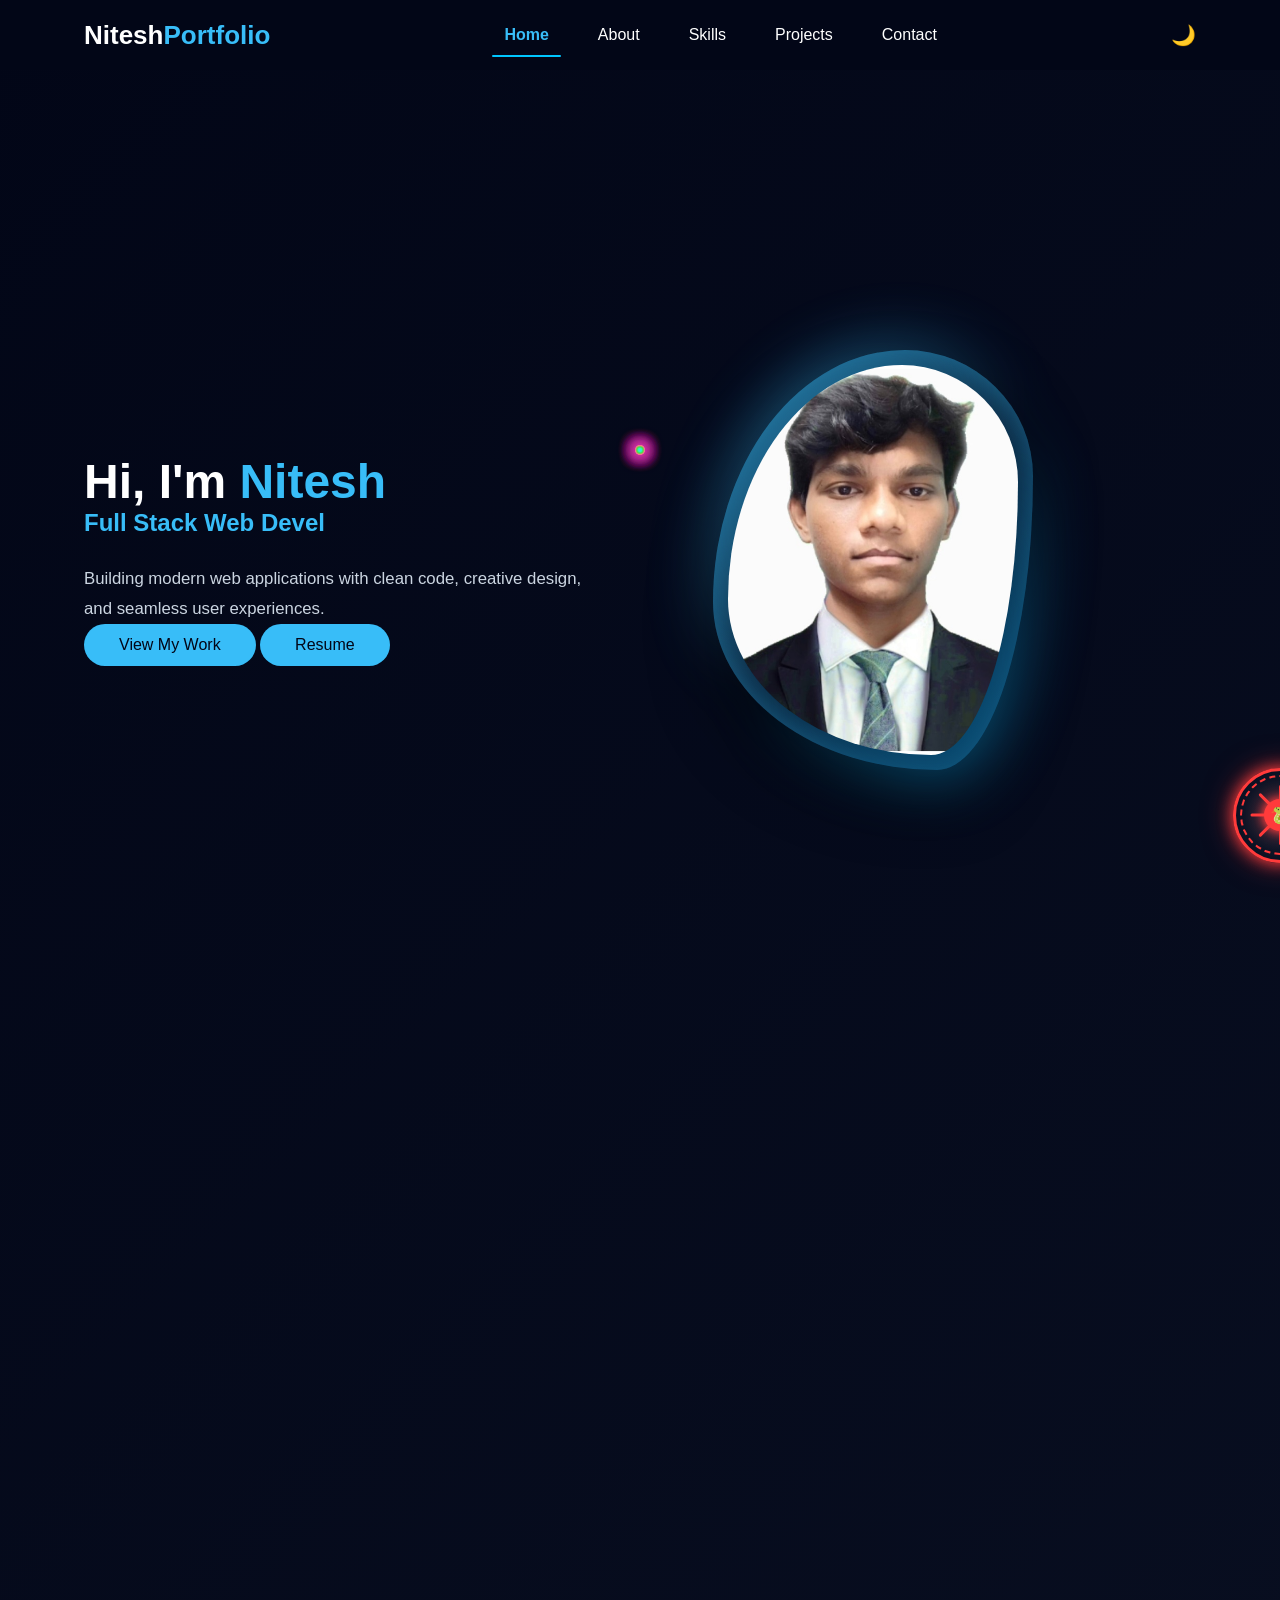
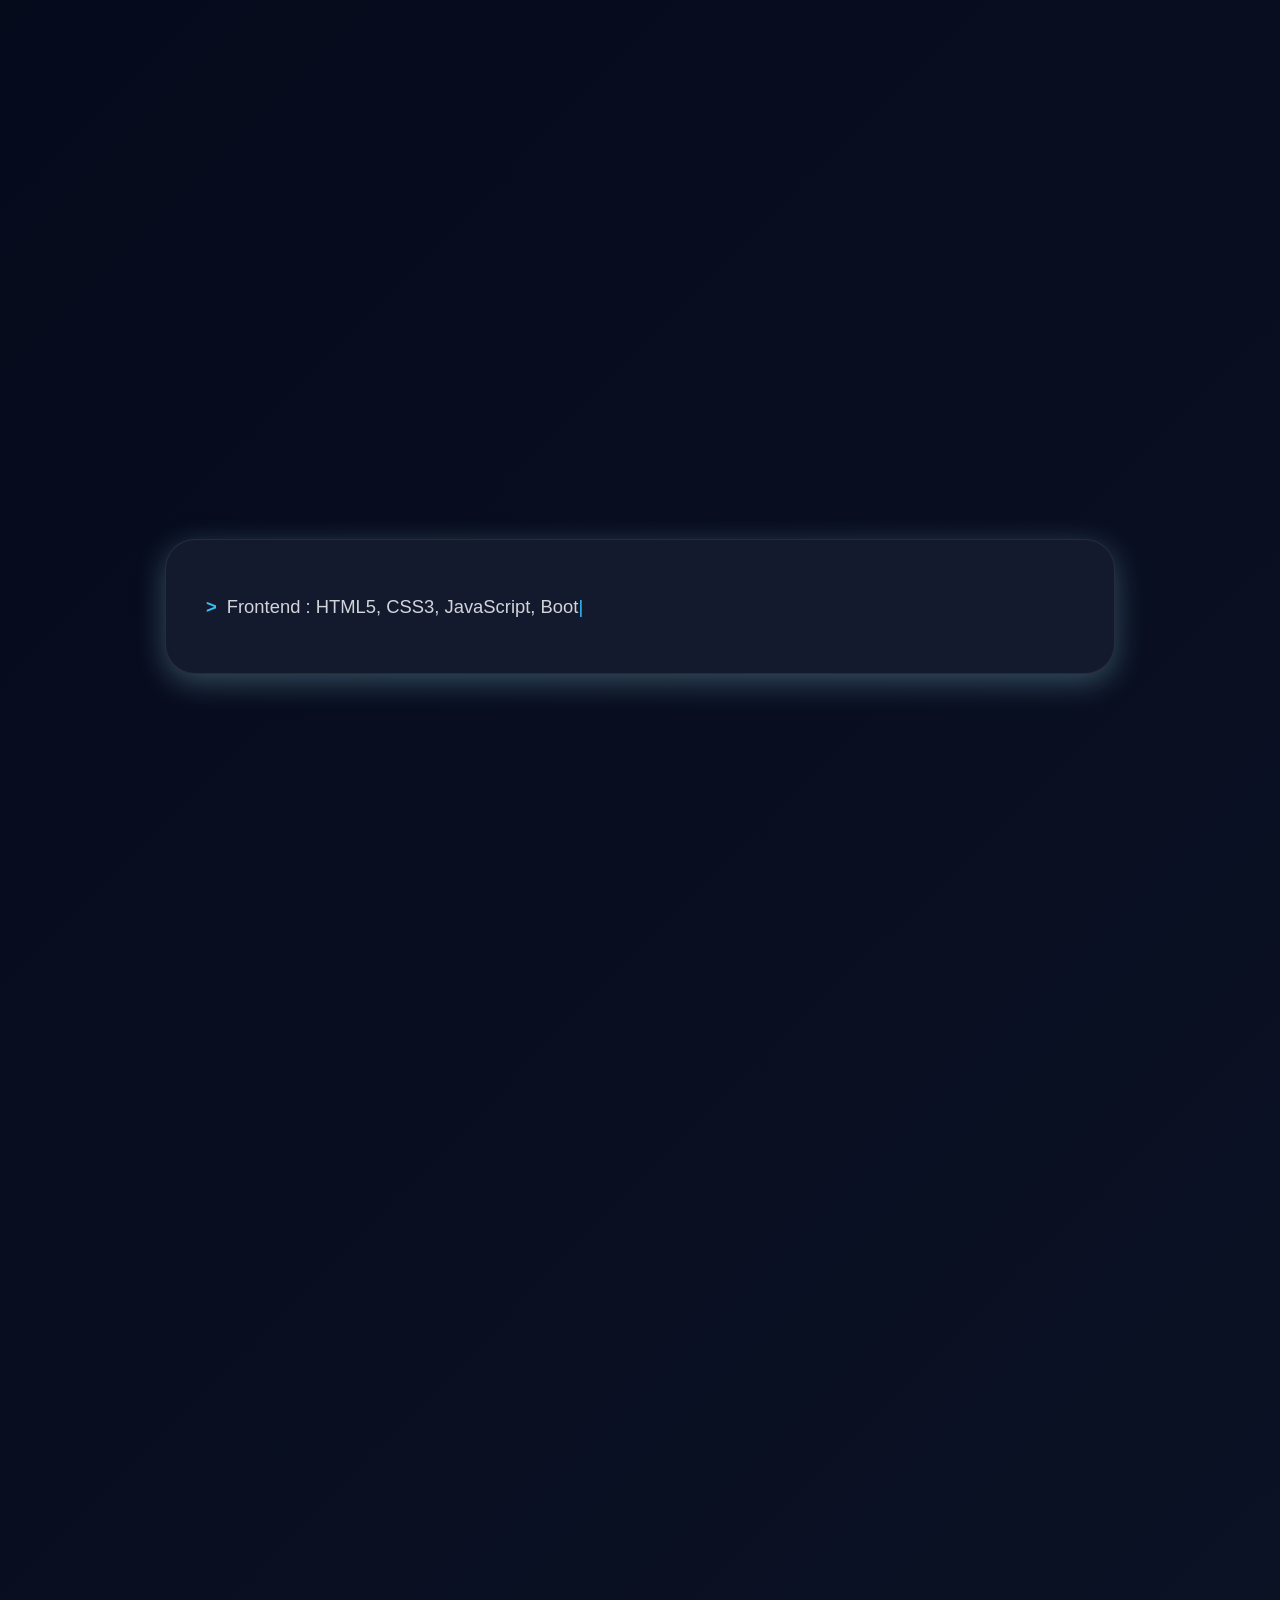
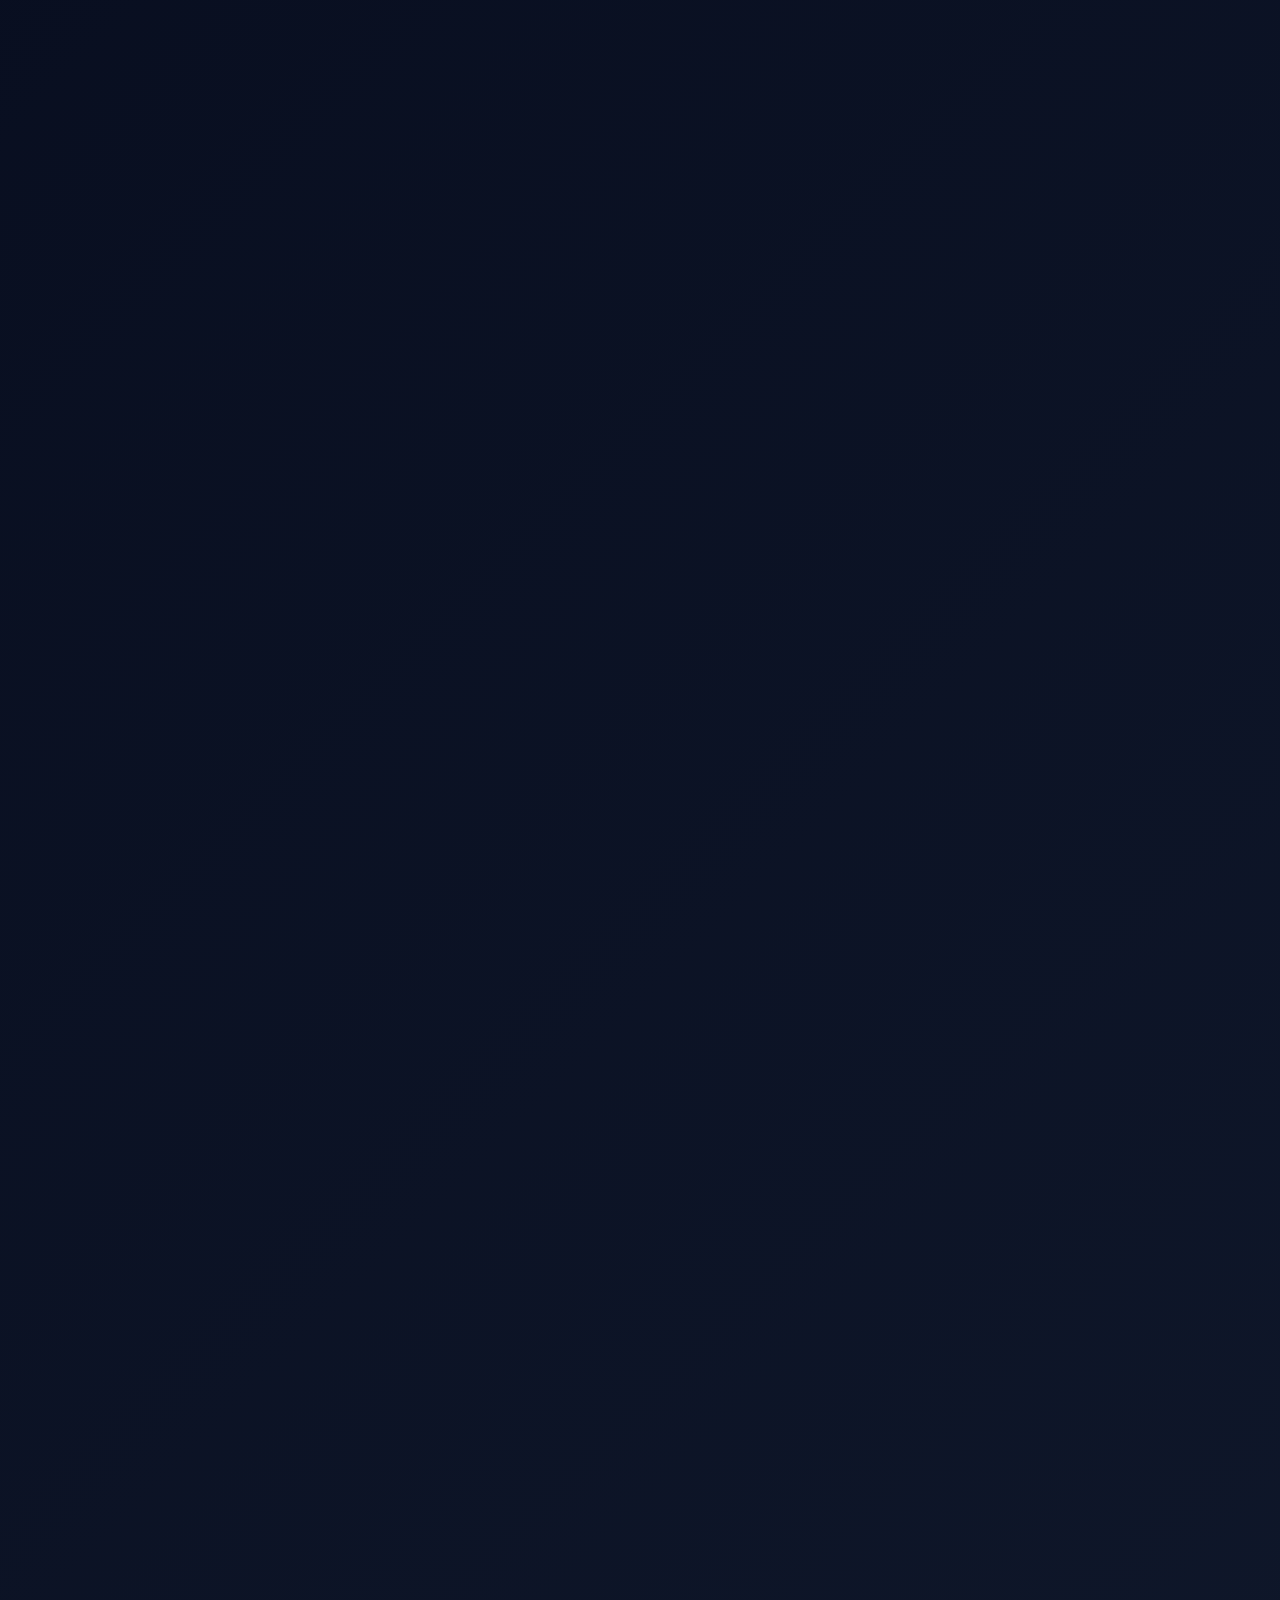
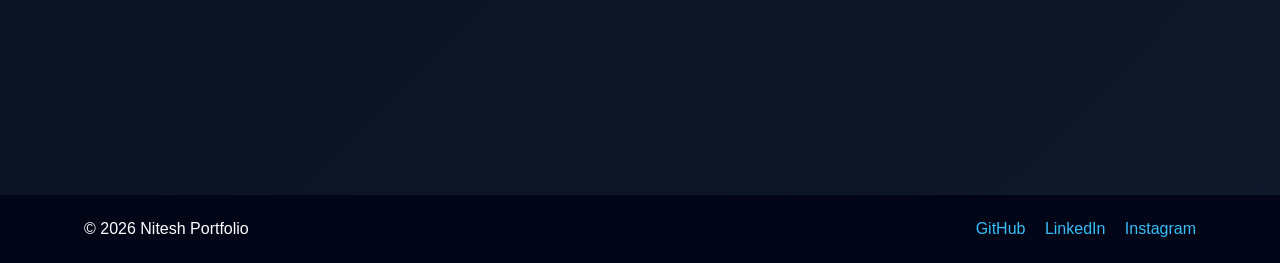
<file: index.html>
<!DOCTYPE html>
<html lang="en">

<head>
  <meta charset="UTF-8">
  <meta name="viewport" content="width=device-width, initial-scale=1.0">
  <title>Nitesh Portfolio</title>
  <link rel="stylesheet" href="main.css">
</head>

<body>

  <div class="page-transition active"></div>

  <!-- HEADER -->
  <header class="header">
    <div class="container header-content">
      <div class="logo">Nitesh<span>Portfolio</span></div>


      <nav class="nav">
        <a href="#index">Home</a>
        <a href="#about">About</a>
        <a href="#skills">Skills</a>
        <a href="#work">Projects</a>
        <a href="#contact">Contact</a>

      </nav>

      <div class="right-controls">
        <button class="theme-toggle" aria-label="Toggle light and dark theme">🌙</button>
        <div class="menu-toggle">☰</div>

      </div>
    </div>
  </header>

  <!-- HERO -->
  <section id="index" class="hero scroll-animate">
    <div class="container hero-grid">

      <!-- LEFT -->
      <div class="hero-text">
        <h1>Hi, I'm <span>Nitesh</span></h1>
        <h2 class="typing"></h2>
        <p>Building modern web applications with clean code, creative design, and seamless user experiences.</p>
        <button id="viewWorkBtn">View My Work</button>
        <button class="resume-btn">Resume</button>

      </div>
      <!-- RESUME MODAL -->
      <div class="resume-modal" id="resumeModal">
        <div class="resume-box">
          <div class="resume-header">
            <h3>My Resume</h3>
            <span class="close-resume">&times;</span>
          </div>

          <div class="resume-content">
            <iframe id="resumeFrame"></iframe>

          </div>

          <div class="resume-actions">
            <a href="resume.pdf" download class="download-btn">⬇ Download Resume</a>
          </div>
        </div>
      </div>


      <!-- RIGHT IMAGE -->
      <div class="hero-image">

        <!-- SVG FILTER -->
        <svg class="liquid-svg">
          <filter id="liquid">
            <feTurbulence id="turbulence" baseFrequency="0.01" numOctaves="3" seed="2">
              <animate attributeName="baseFrequency" dur="8s" values="0.01;0.02;0.01" repeatCount="indefinite" />
            </feTurbulence>
            <feDisplacementMap in="SourceGraphic" scale="20" />
          </filter>
        </svg>

        <!-- WATER IMAGE -->
        <div class="image-card liquid">
          <img src="210305105014.jpg" alt="Nitesh">
        </div>


      </div>


    </div>
  </section>
  <main id="about" class="about-modern container">
    <section class="section scroll-animate">
      <h2>About me</h2>
    </section>

    <!-- HERO SPLIT -->
    <section class="about-hero scroll-animate">

      <div class="about-left">
        <div class="hero-text">
          <h1>Hi, I'm <span>Nitesh</span></h1>
          <h2 class="typing">Full Stack Web Developer</h2>
          <p>
            I am a passionate Full Stack Web Developer with a background in Computer Science Engineering, specializing in building modern, responsive, and user-friendly web applications.
            <br>
            I work with React.js, TypeScript, JavaScript, Tailwind CSS, and Supabase to transform ideas into practical digital solutions. I enjoy developing real-world projects, creating clean user interfaces, and solving technical challenges through efficient and maintainable code.
            <br>
            I enjoy transforming ideas into real-world digital solutions through clean code, creative design, and efficient problem-solving. ye sahi likha hai ya update karna hai
          </p>


        </div>
      </div>

      <div class="about-right glass">
        <h2>Quick Facts</h2>
        <ul>
          <li>💻 Name: Vaghela Niteshkumar Natvarbhai</li>
          <li>🎓 Education: B.Tech in Computer Science Engineering</li>
          <li>🏫 University: Parul University, Vadodara</li>
          <li>📍 Location: Ahmedabad, Gujarat, India</li>
          <li>💼 Role: Web Developer, Full Stack Web Developer</li>
          <li>🚀 Experience: Web Developer Intern at Arth Consultancy Service</li>
         <li>🛠 Skill : HTML • CSS • JavaScript • Bootstrap • React.js • TypeScript • Vite • PHP • MySQL • Supabase • Git • GitHub • Vercel</li>
          <li>📂 Websites & Creative Projects</li>
        </ul>
      </div>
    </section>


  </main>
  <!-- skills-section -->
  <section id="skills" class="skills-section">

    <section class="section scroll-animate">
      <h2>Skills</h2>
    </section>

    <div class="terminal">

      <div id="skillsContainer"></div>

    </div>

  </section>
  <main id="work" class="page-content container">

    <!-- PROJECTS -->
    <section class="section scroll-animate">
      <h2>Projects</h2>

      <div class="project-grid">

        <!-- Project 1 -->
        <div class="project-card">

          <div class="project-image">
            <img src="storeinventory/Screenshot 2026-09-29 200710.png" alt="Inventory System">
          </div>

          <div class="project-content">

            <h3>Inventory Management System</h3>

            <span class="project-skill">
              PHP • MySQL • JavaScript
            </span>

            <p>
              Complete inventory management system with stock tracking,
              billing, customer management, sales reports and admin panel.
            </p>

            <a href="storeinventery.html" class="project-btn">
              View Project
            </a>

          </div>

        </div>

        <!-- Portfolio Website Project -->
        <div class="project-card">

          <div class="project-image">
            <img src="Screenshot 2026-06-25 002852.png" alt="Portfolio Website">
          </div>

          <div class="project-content">

            <h3>Personal Portfolio Website</h3>

            <span class="project-skill">
              HTML5 • CSS3 • JavaScript • Responsive Design
            </span>

            <p>
              A fully responsive personal portfolio website featuring
              modern UI design, dark/light mode, smooth animations,
              project showcase, skills section, and contact form.
            </p>

            <a href="portfoliodetails.html" class="project-btn">
              View Project
            </a>

          </div>

        </div>

        <!-- Project 3 -->
        <!-- Hellaro Fashion Mall Project -->
<div class="project-card">

    <div class="project-image">
        <img src="hellaro/Screenshot (608).png" alt="Hellaro Fashion Mall">
    </div>

    <div class="project-content">

        <h3>E-Commerce Platform</h3>

        <span class="project-skill">
            React • TypeScript • Supabase • Vite
        </span>

        <p>
            A full-featured fashion e-commerce platform with product
            variants, shopping cart, wishlist, authentication, checkout,
            order management, notifications, and a complete admin dashboard.
        </p>

        <a href="hellaro-details.html" class="project-btn">
            View Project
        </a>

    </div>

</div>

        
      </div>
    </section>
<!-- EXPERIENCE -->
 <!-- EXPERIENCE -->
<section class="section scroll-animate">
  <h2>Experience</h2>

  <div class="card">
    <h3>Web Developer Intern</h3>

    <p><strong>Arth Consultancy Service — Vadodara, Gujarat</strong></p>

    <span>December 2024 – February 2025</span>

    <ul class="experience-list">
      <li>Developed and maintained responsive web interfaces using modern web development technologies.</li>
      <li>Worked on frontend development, UI improvements, and website functionality.</li>
      <li>Assisted in debugging and resolving technical issues in web applications.</li>
      <li>Implemented and modified website features based on project requirements.</li>
      <li>Gained practical experience in web development, testing, and application maintenance.</li>
      <li>Collaborated on real-world web development tasks and improved overall project usability.</li>
    </ul>
  </div>
</section>
    <!-- CERTIFICATES -->
    



<!-- CERTIFICATES -->
<section class="section scroll-animate" id="myCertificates">

  <div class="cert-title-row">
    <h2>Certificates</h2>
    <button type="button" class="cert-plus-btn" id="certAddBtn"
      aria-label="Add Certificate">+</button>
  </div>

  <div class="card cert-list" id="certList">
    <p class="cert-empty">No certificates added yet.</p>
  </div>

  <!-- ADD / EDIT POPUP -->
  <div class="cert-small-modal" id="certFormModal">
    <div class="cert-small-box">

      <div class="cert-popup-heading">
        <h3 id="certFormHeading">Add Certificate</h3>
        <button type="button" id="certFormClose" aria-label="Close">×</button>
      </div>

      <form id="certForm">

        <label for="certTitle">Certificate Title *</label>
        <input id="certTitle" type="text"
          placeholder="e.g. Full Stack Web Development" required>

        <label for="certOrganization">Issuing Organization *</label>
        <input id="certOrganization" type="text"
          placeholder="e.g. Parul University" required>

        <label for="certDate">Issue Date</label>
        <input id="certDate" type="date">

        <label for="certCredential">Credential ID</label>
        <input id="certCredential" type="text"
          placeholder="Credential ID (Optional)">

        <label for="certDescription">Description</label>
        <textarea id="certDescription"
          placeholder="Write certificate details, skills learned, achievements..."
          rows="5"></textarea>

        <label class="cert-file-label" for="certFile">
          <span>📎</span> Upload Certificate (PDF / JPG / PNG)
        </label>

        <input id="certFile" type="file"
          accept=".pdf,.jpg,.jpeg,.png,application/pdf,image/jpeg,image/png">

        <small id="certFileName">No file selected</small>

        <div class="cert-popup-actions">
          <button type="button" id="certCancelBtn">Cancel</button>
          <button type="submit" id="certSaveBtn">Save Certificate</button>
        </div>

      </form>
    </div>
  </div>

  <!-- VIEW POPUP -->
  <div class="cert-small-modal" id="certViewModal">
    <div class="cert-small-box cert-view-box">

      <div class="cert-popup-heading">
        <h3 id="certViewTitle">Certificate</h3>
        <button type="button" id="certViewClose" aria-label="Close">×</button>
      </div>

      <div id="certViewContent" class="cert-view-content"></div>

      <small class="cert-view-note">Certificate Preview</small>

    </div>
  </div>

  <!-- DESIGNED PASSKEY POPUP -->
  <div class="cert-small-modal cert-security-modal" id="certAccessModal">
    <div class="cert-small-box cert-security-box">

      <div class="cert-security-icon" id="certSecurityIcon">🔐</div>

      <h3 id="certSecurityTitle">Protected Access</h3>

      <p class="cert-security-subtitle" id="certSecuritySubtitle">
        Enter your Passkey to manage certificates.
      </p>

      <form id="certAccessForm" autocomplete="off">

        <label for="certPasskeyInput">Enter Passkey</label>

        <div class="cert-passkey-input-wrap">
          <input
            type="password"
            id="certPasskeyInput"
            placeholder="Enter your 6-digit Passkey"
            maxlength="6"
            inputmode="numeric"
            pattern="[0-9]{6}"
            autocomplete="off"
            required
          >

          <button type="button" id="certTogglePasskey"
            aria-label="Show Passkey">👁</button>
        </div>

        <div id="certSecurityMessage" class="cert-security-message"
          role="status" aria-live="polite"></div>

        <div id="certSecurityCountdown" class="cert-security-countdown"
          hidden>
          <span>🔒</span>
          <strong id="certCountdownValue">30</strong>
          <small>seconds remaining</small>
        </div>

        <div class="cert-security-actions">
          <button type="button" id="certAccessCancel">Cancel</button>
          <button type="submit" id="certAccessVerify">
            Verify Passkey
          </button>
        </div>

      </form>

      <div class="cert-security-footer">
        <span>🛡</span> Secure Certificate Management
      </div>

    </div>
  </div>

  <style>
    /* TITLE */
    #myCertificates .cert-title-row {
      display: flex;
      justify-content: center;
      align-items: center;
      gap: 10px;
      min-height: 38px;
    }

    #myCertificates .cert-title-row h2 {
      margin: 0;
      text-align: center;
    }

    #myCertificates .cert-plus-btn {
      position: static;
      flex-shrink: 0;
      display: inline-flex;
      align-items: center;
      justify-content: center;
      width: 30px;
      height: 30px;
      padding: 0;
      border: 1px solid rgba(130,110,230,.5);
      border-radius: 50%;
      background: rgba(130,110,230,.12);
      color: #9985ff;
      font-size: 23px;
      line-height: 1;
      cursor: pointer;
      transition: .25s;
    }

    #myCertificates .cert-plus-btn:hover {
      background: #806ce9;
      color: white;
      transform: rotate(90deg);
    }

    /* CERTIFICATE LIST */
    #myCertificates .cert-list {
      margin-top: 18px;
    }

    #myCertificates .cert-item {
      padding: 13px 0;
      border-bottom: 1px solid rgba(130,130,150,.2);
    }

    #myCertificates .cert-item:last-child {
      border-bottom: none;
    }

    #myCertificates .cert-line {
      display: flex;
      align-items: center;
      justify-content: space-between;
      gap: 12px;
    }

    #myCertificates .cert-name {
      display: flex;
      align-items: center;
      gap: 9px;
      flex: 1;
      min-width: 0;
      cursor: pointer;
      font-size: 14px;
      line-height: 1.7;
      overflow-wrap: anywhere;
    }

    #myCertificates .cert-name:hover {
      color: #9985ff;
    }

    #myCertificates .cert-arrow {
      flex-shrink: 0;
      font-size: 11px;
      opacity: .65;
      transition: .2s;
    }

    #myCertificates .cert-item.expanded .cert-arrow {
      transform: rotate(180deg);
    }

    #myCertificates .cert-line-actions {
      display: flex;
      align-items: center;
      gap: 5px;
      flex-shrink: 0;
    }

    #myCertificates .cert-action-icon {
      display: flex;
      align-items: center;
      justify-content: center;
      width: 30px;
      height: 30px;
      border: 0;
      border-radius: 7px;
      background: transparent;
      color: inherit;
      opacity: .75;
      cursor: pointer;
      font-size: 16px;
      transition: .2s;
    }

    #myCertificates .cert-action-icon:hover {
      opacity: 1;
      color: #9985ff;
      background: rgba(130,110,230,.12);
    }

    /* DESCRIPTION */
    #myCertificates .cert-description {
      display: none;
      margin: 11px 0 3px;
      padding: 15px 17px;
      border-left: 3px solid #8875ef;
      border-radius: 0 9px 9px 0;
      background: rgba(130,110,230,.08);
      font-size: 13px;
      line-height: 1.8;
      color: inherit;
      overflow-wrap: anywhere;
    }

    #myCertificates .cert-item.expanded .cert-description {
      display: block;
      animation: certDrop .2s ease;
    }

    #myCertificates .cert-description .cert-meta-row {
      display: grid;
      grid-template-columns: 125px minmax(0, 1fr);
      align-items: start;
      gap: 8px;
      margin-bottom: 7px;
    }

    #myCertificates .cert-description .cert-meta-label {
      font-weight: 700;
      opacity: .8;
      white-space: nowrap;
    }

    #myCertificates .cert-description .cert-description-text {
      display: grid;
      grid-template-columns: 125px minmax(0, 1fr);
      align-items: start;
      gap: 8px;
      margin-top: 12px;
      padding-top: 10px;
      border-top: 1px solid rgba(130,130,150,.2);
      white-space: normal;
      line-height: 1.8;
    }

    #myCertificates .cert-description .cert-description-text strong {
      white-space: nowrap;
    }

    #myCertificates .cert-description .cert-description-text > div {
      min-width: 0;
      overflow-wrap: anywhere;
      white-space: normal;
    }

    /* COMMON MODALS */
    .cert-small-modal {
      display: none;
      position: fixed !important;
      inset: 0 !important;
      width: 100% !important;
      height: 100vh !important;
      height: 100dvh !important;
      z-index: 999999 !important;
      align-items: center;
      justify-content: center;
      padding: 20px;
      overflow-x: hidden;
      overflow-y: auto;
      background: rgba(0,0,0,.65);
      backdrop-filter: blur(6px);
      -webkit-backdrop-filter: blur(6px);
      box-sizing: border-box;
    }

    .cert-small-modal.open {
      display: flex !important;
    }

    .cert-small-box {
      position: relative;
      flex: 0 1 560px;
      width: 100%;
      max-width: 560px;
      max-height: calc(100vh - 40px);
      max-height: calc(100dvh - 40px);
      margin: auto;
      padding: 28px;
      overflow-x: hidden;
      overflow-y: auto;
      overscroll-behavior: contain;
      -webkit-overflow-scrolling: touch;
      border-radius: 17px;
      background: var(--card-bg, #ffffff);
      color: var(--text-color, #242331);
      border: 1px solid rgba(130,110,230,.3);
      box-shadow: 0 20px 65px rgba(0,0,0,.3);
      scrollbar-width: thin;
      scrollbar-color: #8875ef transparent;
      box-sizing: border-box;
    }

    .cert-small-box::-webkit-scrollbar {
      width: 6px;
    }

    .cert-small-box::-webkit-scrollbar-thumb {
      background: #8875ef;
      border-radius: 10px;
    }

    .cert-popup-heading {
      display: flex;
      justify-content: space-between;
      align-items: center;
      gap: 15px;
      margin-bottom: 24px;
      padding-bottom: 14px;
      border-bottom: 1px solid rgba(130,130,150,.2);
    }

    .cert-popup-heading h3 {
      font-size: 21px;
      font-weight: 700;
      margin: 0;
    }

    .cert-popup-heading button {
      flex-shrink: 0;
      width: 34px;
      height: 34px;
      border: 0;
      border-radius: 8px;
      background: rgba(130,130,150,.12);
      color: inherit;
      font-size: 25px;
      cursor: pointer;
    }

    /* CERTIFICATE FORM */
    #certForm {
      display: flex;
      flex-direction: column;
      gap: 9px;
    }

    #certForm > label:not(.cert-file-label) {
      margin-top: 7px;
      font-size: 13px;
      font-weight: 600;
      color: inherit;
    }

    #certForm input:not([type=file]),
    #certForm textarea {
      width: 100%;
      min-height: 44px;
      padding: 12px 14px;
      border: 1px solid rgba(130,130,150,.3);
      border-radius: 9px;
      outline: none;
      background: rgba(130,130,150,.07);
      color: inherit;
      font-family: inherit;
      font-size: 14px;
      box-sizing: border-box;
      transition: .2s;
    }

    #certForm textarea {
      min-height: 115px;
      resize: vertical;
      line-height: 1.7;
    }

    #certForm input:focus,
    #certForm textarea:focus {
      border-color: #9985ff;
      box-shadow: 0 0 0 3px rgba(130,110,230,.1);
    }

    #certForm input::placeholder,
    #certForm textarea::placeholder {
      color: inherit;
      opacity: .5;
    }

    #certForm input[type="date"] {
      color-scheme: light;
    }

    .cert-file-label {
      display: block;
      margin-top: 12px;
      padding: 17px;
      border: 1px dashed #9985ff;
      border-radius: 10px;
      background: rgba(130,110,230,.07);
      text-align: center;
      cursor: pointer;
      font-size: 13px;
      transition: .2s;
    }

    .cert-file-label:hover {
      background: rgba(130,110,230,.14);
    }

    #certFile {
      width: 100%;
      margin-top: 5px;
      font-size: 12px;
      color: inherit;
    }

    #certFileName {
      display: block;
      margin-top: 5px;
      font-size: 12px;
      opacity: .7;
      overflow-wrap: anywhere;
    }

    .cert-popup-actions {
      display: flex;
      justify-content: flex-end;
      flex-wrap: wrap;
      gap: 11px;
      margin-top: 22px;
      padding-top: 15px;
      border-top: 1px solid rgba(130,130,150,.2);
    }

    .cert-popup-actions button {
      min-width: 105px;
      padding: 11px 20px;
      border: 0;
      border-radius: 8px;
      cursor: pointer;
      font-family: inherit;
      font-size: 13px;
      font-weight: 600;
      transition: .2s;
    }

    .cert-popup-actions button:disabled {
      opacity: .6;
      cursor: wait;
    }

    #certCancelBtn {
      background: rgba(130,130,150,.15);
      color: inherit;
    }

    #certSaveBtn {
      background: #806ce9;
      color: white;
    }

    #certSaveBtn:hover {
      background: #6e59d6;
    }

    /* VIEW POPUP */
    .cert-small-box.cert-view-box {
      flex: 0 1 950px;
      width: 100%;
      max-width: 950px;
      max-height: calc(100vh - 40px);
      max-height: calc(100dvh - 40px);
      display: flex;
      flex-direction: column;
    }

    .cert-view-content {
      width: 100%;
      min-height: 300px;
      height: min(65vh, 650px);
      display: flex;
      align-items: center;
      justify-content: center;
      overflow: hidden;
      background: rgba(120,120,140,.1);
      border: 1px solid rgba(130,130,150,.15);
      border-radius: 10px;
      box-sizing: border-box;
    }

    .cert-view-content img {
      display: block;
      max-width: 100%;
      max-height: 100%;
      object-fit: contain;
      user-select: none;
      -webkit-user-drag: none;
    }

    .cert-view-content iframe {
      display: block;
      width: 100%;
      height: 100%;
      min-height: 400px;
      border: 0;
      background: white;
    }

    .cert-view-note {
      display: block;
      margin-top: 13px;
      text-align: center;
      font-size: 12px;
      opacity: .6;
    }

    /* PASSKEY POPUP DESIGN */
    .cert-small-box.cert-security-box {
      flex: 0 1 410px;
      max-width: 410px;
      padding: 32px;
      text-align: center;
      overflow: hidden;
      animation: certSecurityAppear .25s ease;
    }

    .cert-security-icon {
      width: 66px;
      height: 66px;
      display: flex;
      align-items: center;
      justify-content: center;
      margin: 0 auto 17px;
      border-radius: 20px;
      background: rgba(130,110,230,.13);
      border: 1px solid rgba(130,110,230,.25);
      font-size: 30px;
    }

    .cert-security-box h3 {
      margin: 0 0 9px;
      font-size: 22px;
      font-weight: 750;
    }

    .cert-security-subtitle {
      margin: 0 auto 25px;
      max-width: 290px;
      font-size: 13px;
      line-height: 1.7;
      opacity: .7;
    }

    #certAccessForm {
      display: flex;
      flex-direction: column;
      text-align: left;
      gap: 10px;
    }

    #certAccessForm > label {
      font-size: 13px;
      font-weight: 650;
    }

    .cert-passkey-input-wrap {
      display: flex;
      align-items: center;
      border: 1px solid rgba(130,110,230,.35);
      border-radius: 11px;
      background: rgba(130,110,230,.06);
      overflow: hidden;
      transition: .2s;
    }

    .cert-passkey-input-wrap:focus-within {
      border-color: #8875ef;
      box-shadow: 0 0 0 3px rgba(130,110,230,.12);
    }

    #certPasskeyInput {
      width: 100%;
      min-width: 0;
      height: 49px;
      padding: 12px 14px;
      border: 0;
      outline: none;
      background: transparent;
      color: inherit;
      font-family: inherit;
      font-size: 18px;
      letter-spacing: 5px;
      text-align: center;
      box-sizing: border-box;
    }

    #certPasskeyInput::placeholder {
      font-size: 12px;
      letter-spacing: 1px;
      opacity: .5;
    }

    #certTogglePasskey {
      width: 45px;
      height: 49px;
      flex-shrink: 0;
      border: 0;
      background: transparent;
      color: inherit;
      cursor: pointer;
      opacity: .65;
      font-size: 17px;
    }

    #certTogglePasskey:hover {
      opacity: 1;
    }

    .cert-security-message {
      min-height: 19px;
      font-size: 12px;
      line-height: 1.5;
      color: #e05252;
      text-align: center;
    }

    .cert-security-message.success {
      color: #249b67;
    }

    .cert-security-countdown {
      display: flex;
      flex-direction: column;
      align-items: center;
      gap: 5px;
      margin: 5px 0 10px;
      padding: 15px;
      border: 1px solid rgba(224,82,82,.2);
      border-radius: 12px;
      background: rgba(224,82,82,.07);
      color: #e05252;
    }

    .cert-security-countdown > span {
      font-size: 22px;
    }

    .cert-security-countdown strong {
      font-size: 32px;
      line-height: 1.2;
      font-variant-numeric: tabular-nums;
    }

    .cert-security-countdown small {
      font-size: 12px;
    }

    .cert-security-actions {
      display: flex;
      gap: 10px;
      margin-top: 5px;
    }

    .cert-security-actions button {
      flex: 1;
      min-height: 45px;
      border: 0;
      border-radius: 9px;
      font-family: inherit;
      font-size: 13px;
      font-weight: 650;
      cursor: pointer;
      transition: .2s;
    }

    #certAccessCancel {
      background: rgba(130,130,150,.15);
      color: inherit;
    }

    #certAccessVerify {
      background: #806ce9;
      color: white;
    }

    #certAccessVerify:hover {
      background: #6e59d6;
    }

    .cert-security-actions button:disabled {
      opacity: .5;
      cursor: not-allowed;
    }

    .cert-security-footer {
      display: flex;
      align-items: center;
      justify-content: center;
      gap: 6px;
      margin-top: 23px;
      padding-top: 15px;
      border-top: 1px solid rgba(130,130,150,.17);
      font-size: 11px;
      opacity: .6;
    }

    @keyframes certSecurityAppear {
      from {
        opacity: 0;
        transform: translateY(12px) scale(.98);
      }
      to {
        opacity: 1;
        transform: translateY(0) scale(1);
      }
    }

    /* DARK THEME */
    body.dark-mode .cert-small-box,
    body.dark .cert-small-box,
    body[data-theme="dark"] .cert-small-box,
    [data-theme="dark"] .cert-small-box {
      background: var(--card-bg, #1c1c2b);
      color: var(--text-color, #f1f0f8);
      border-color: rgba(160,140,255,.25);
    }

    body.dark-mode #certForm input:not([type=file]),
    body.dark-mode #certForm textarea,
    body.dark #certForm input:not([type=file]),
    body.dark #certForm textarea,
    body[data-theme="dark"] #certForm input:not([type=file]),
    body[data-theme="dark"] #certForm textarea,
    [data-theme="dark"] #certForm input:not([type=file]),
    [data-theme="dark"] #certForm textarea {
      background: rgba(255,255,255,.06);
      color: #f1f0f8;
      border-color: rgba(255,255,255,.17);
    }

    body.dark-mode .cert-passkey-input-wrap,
    body.dark .cert-passkey-input-wrap,
    body[data-theme="dark"] .cert-passkey-input-wrap,
    [data-theme="dark"] .cert-passkey-input-wrap {
      background: rgba(255,255,255,.06);
      border-color: rgba(255,255,255,.18);
    }

    /* LIGHT THEME */
    body.light-mode .cert-small-box,
    body.light .cert-small-box,
    body[data-theme="light"] .cert-small-box,
    [data-theme="light"] .cert-small-box {
      background: var(--card-bg, #ffffff);
      color: var(--text-color, #242331);
      border-color: rgba(100,90,160,.2);
    }

    body.light-mode #certForm input:not([type=file]),
    body.light-mode #certForm textarea,
    body.light #certForm input:not([type=file]),
    body.light #certForm textarea,
    body[data-theme="light"] #certForm input:not([type=file]),
    body[data-theme="light"] #certForm textarea,
    [data-theme="light"] #certForm input:not([type=file]),
    [data-theme="light"] #certForm textarea {
      background: #f7f7fb;
      color: #242331;
      border-color: rgba(100,90,160,.22);
    }

    @keyframes certDrop {
      from {
        opacity: 0;
        transform: translateY(8px);
      }
      to {
        opacity: 1;
        transform: translateY(0);
      }
    }

    /* MOBILE */
    @media(max-width:600px) {
      .cert-small-modal {
        padding: 12px;
      }

      .cert-small-box {
        flex: 0 1 auto;
        width: 100%;
        max-width: 100%;
        max-height: calc(100vh - 24px);
        max-height: calc(100dvh - 24px);
        padding: 21px;
        border-radius: 13px;
      }

      .cert-popup-heading h3 {
        font-size: 19px;
      }

      #myCertificates .cert-description {
        padding: 12px;
        font-size: 12px;
      }

      #myCertificates .cert-name {
        font-size: 13px;
      }

      #myCertificates .cert-action-icon {
        width: 27px;
        height: 27px;
      }

      .cert-small-box.cert-view-box {
        max-height: calc(100vh - 24px);
        max-height: calc(100dvh - 24px);
      }

      .cert-view-content {
        min-height: 250px;
        height: 60vh;
      }

      .cert-view-content iframe {
        min-height: 250px;
      }

      .cert-small-box.cert-security-box {
        flex: 0 1 auto;
        max-width: 100%;
        padding: 25px 21px;
      }

      #myCertificates .cert-description .cert-meta-row,
      #myCertificates .cert-description .cert-description-text {
        grid-template-columns: 110px minmax(0, 1fr);
      }
    }
  </style>

  <script>
  (() => {
    const root = document.getElementById("myCertificates");
    if (!root || root.dataset.ready) return;
    root.dataset.ready = "true";

    const $ = id => document.getElementById(id);

    const DB = "NiteshCertificates";
    const STORE = "items";
    const MAX_SIZE = 10 * 1024 * 1024;

    /* PASSKEY SETTINGS */
   /* PASSKEY SETTINGS */
const PASSKEY_HASH =
  "2ebac8cd0516739bc88496bb26eaf9d62344ced0f4b0b48cdc1a1ec5e8954553";

const MAX_ATTEMPTS = 3;
const LOCK_DURATION = 30 * 1000;
const SECURITY_KEY = "certSecurityState";

    let db, editingId = null, selectedFile = null;
    let viewerUrl = null;
    let expandedId = null;
    let previousBodyOverflow = "";
    let pendingAction = null;
    let lockTimer = null;

    const formModal = $("certFormModal");
    const viewModal = $("certViewModal");
    const accessModal = $("certAccessModal");

    /*
      Move modals into body to prevent clipping
      from parent animation, overflow and transforms.
    */
    document.body.appendChild(formModal);
    document.body.appendChild(viewModal);
    document.body.appendChild(accessModal);

    /* =====================================
       SECURITY STATE
       ===================================== */

    function getSecurityState() {
      try {
        const state = JSON.parse(
          sessionStorage.getItem(SECURITY_KEY)
        );

        if (
          !state ||
          typeof state.attempts !== "number" ||
          typeof state.lockUntil !== "number"
        ) {
          return { attempts: 0, lockUntil: 0 };
        }

        return state;
      } catch {
        return { attempts: 0, lockUntil: 0 };
      }
    }

    function setSecurityState(state) {
      try {
        sessionStorage.setItem(
          SECURITY_KEY,
          JSON.stringify(state)
        );
      } catch (error) {
        console.error("Security state unavailable:", error);
      }
    }

    function openModal(modal) {
      if (!document.querySelector(".cert-small-modal.open")) {
        previousBodyOverflow = document.body.style.overflow;
      }

      modal.classList.add("open");
      document.body.style.overflow = "hidden";
    }

    function closeModal(modal) {
      modal.classList.remove("open");

      if (!document.querySelector(".cert-small-modal.open")) {
        document.body.style.overflow = previousBodyOverflow;
      }
    }

    function clearSecurityMessage() {
      const message = $("certSecurityMessage");
      message.textContent = "";
      message.className = "cert-security-message";
    }

    function updateSecurityUI() {
      const state = getSecurityState();
      const locked = state.lockUntil > Date.now();

      $("certPasskeyInput").disabled = locked;
      $("certAccessVerify").disabled = locked;
      $("certTogglePasskey").disabled = locked;

      $("certSecurityCountdown").hidden = !locked;
      $("certPasskeyInput").style.display = locked ? "none" : "";
      $("certTogglePasskey").style.display = locked ? "none" : "";

      if (locked) {
        $("certSecurityIcon").textContent = "🔒";
        $("certSecurityTitle").textContent = "Access Temporarily Locked";
        $("certSecuritySubtitle").textContent =
          "Too many incorrect attempts. Please wait before trying again.";

        $("certSecurityMessage").textContent = "";
        $("certAccessVerify").textContent = "Please Wait";

      } else {
        $("certSecurityIcon").textContent = "🔐";
        $("certSecurityTitle").textContent = "Protected Access";
        $("certSecuritySubtitle").textContent =
          "Enter your Passkey to manage certificates.";

        $("certAccessVerify").textContent = "Verify Passkey";
      }
    }

    function startLockCountdown() {
      if (lockTimer) {
        clearInterval(lockTimer);
        lockTimer = null;
      }

      updateSecurityUI();

      const countdownValue = $("certCountdownValue");

      function tick() {
        const state = getSecurityState();

        const remaining = Math.max(
          0,
          Math.ceil((state.lockUntil - Date.now()) / 1000)
        );

        countdownValue.textContent = remaining;

        if (remaining <= 0) {
          clearInterval(lockTimer);
          lockTimer = null;

          setSecurityState({
            attempts: 0,
            lockUntil: 0
          });

          updateSecurityUI();

          $("certSecurityMessage").textContent =
            "You can try your Passkey again now.";

          $("certPasskeyInput").value = "";
          $("certPasskeyInput").focus();
        }
      }

      tick();
      lockTimer = setInterval(tick, 250);
    }

    function openAccessModal(action) {
      pendingAction = action;

      $("certPasskeyInput").value = "";
      $("certPasskeyInput").type = "password";
      $("certTogglePasskey").textContent = "👁";

      clearSecurityMessage();

      const state = getSecurityState();

      openModal(accessModal);

      if (state.lockUntil > Date.now()) {
        startLockCountdown();
      } else {
        if (state.lockUntil) {
          setSecurityState({
            attempts: 0,
            lockUntil: 0
          });
        }

        updateSecurityUI();

        setTimeout(() => {
          if (accessModal.classList.contains("open")) {
            $("certPasskeyInput").focus();
          }
        }, 100);
      }
    }

    function closeAccessModal() {
      pendingAction = null;
      $("certPasskeyInput").value = "";
      clearSecurityMessage();

      closeModal(accessModal);
    }

    function showSecurityError(message) {
      const element = $("certSecurityMessage");
      element.textContent = message;
      element.className = "cert-security-message";
    }

    function showSecuritySuccess(message) {
      const element = $("certSecurityMessage");
      element.textContent = message;
      element.className = "cert-security-message success";
    }

    async function hashPasskey(value) {
  const data = new TextEncoder().encode(value);

  const hashBuffer = await crypto.subtle.digest(
    "SHA-256",
    data
  );

  return Array.from(new Uint8Array(hashBuffer))
    .map(byte => byte.toString(16).padStart(2, "0"))
    .join("");
}

async function verifyPasskey() {
  const state = getSecurityState();

  if (state.lockUntil > Date.now()) {
    startLockCountdown();
    return;
  }

  const entered = $("certPasskeyInput").value.trim();

  if (!/^[0-9]{6}$/.test(entered)) {
    showSecurityError("Please enter your 6-digit Passkey.");
    $("certPasskeyInput").focus();
    return;
  }

  let enteredHash;

  try {
    enteredHash = await hashPasskey(entered);
  } catch (error) {
    console.error("Passkey hashing failed:", error);
    showSecurityError(
      "Secure verification unavailable. Please use HTTPS."
    );
    return;
  }

  if (enteredHash === PASSKEY_HASH) {
    const action = pendingAction;

    setSecurityState({
      attempts: 0,
      lockUntil: 0
    });

    pendingAction = null;

    closeModal(accessModal);

    $("certPasskeyInput").value = "";

    if (typeof action === "function") {
      await action();
    }

    return;
  }

  state.attempts++;

  if (state.attempts >= MAX_ATTEMPTS) {
    state.attempts = 0;
    state.lockUntil = Date.now() + LOCK_DURATION;

    setSecurityState(state);

    $("certPasskeyInput").value = "";

    showSecurityError(
      "3 incorrect attempts. Access locked for 30 seconds."
    );

    startLockCountdown();
    return;
  }

  setSecurityState(state);

  const remaining = MAX_ATTEMPTS - state.attempts;

  showSecurityError(
    "Incorrect Passkey. " +
    remaining +
    (remaining === 1
      ? " attempt remaining."
      : " attempts remaining.")
  );

  $("certPasskeyInput").value = "";
  $("certPasskeyInput").focus();
}

    $("certAccessForm").addEventListener("submit", async e => {
      e.preventDefault();

      if ($("certAccessVerify").disabled) return;

      $("certAccessVerify").disabled = true;

      try {
        await verifyPasskey();
      } catch (error) {
        console.error(error);
        showSecurityError("Something went wrong. Please try again.");
      } finally {
        if (accessModal.classList.contains("open")) {
          updateSecurityUI();
        }
      }
    });

    $("certAccessCancel").addEventListener("click", closeAccessModal);

    $("certTogglePasskey").addEventListener("click", () => {
      const input = $("certPasskeyInput");

      if (input.type === "password") {
        input.type = "text";
        $("certTogglePasskey").textContent = "🙈";
      } else {
        input.type = "password";
        $("certTogglePasskey").textContent = "👁";
      }

      input.focus();
    });

    $("certPasskeyInput").addEventListener("input", () => {
      $("certPasskeyInput").value =
        $("certPasskeyInput").value.replace(/\D/g, "").slice(0, 6);

      if ($("certSecurityMessage").textContent) {
        clearSecurityMessage();
      }
    });

    /* =====================================
       INDEXEDDB
       ===================================== */

    function openDB() {
      return new Promise((resolve, reject) => {
        const request = indexedDB.open(DB, 1);

        request.onupgradeneeded = e => {
          const database = e.target.result;

          if (!database.objectStoreNames.contains(STORE)) {
            database.createObjectStore(STORE, {
              keyPath: "id",
              autoIncrement: true
            });
          }
        };

        request.onsuccess = () => resolve(request.result);
        request.onerror = () => reject(request.error);
      });
    }

    function request(mode, action) {
      return new Promise((resolve, reject) => {
        const tx = db.transaction(STORE, mode);
        const req = action(tx.objectStore(STORE));

        req.onsuccess = () => resolve(req.result);
        req.onerror = () => reject(req.error);
      });
    }

    const getAll = () => request("readonly", s => s.getAll());
    const save = data => request("readwrite", s => s.put(data));
    const remove = id => request("readwrite", s => s.delete(id));

    /* =====================================
       FORM RESET
       ===================================== */

    function resetForm() {
      $("certForm").reset();

      selectedFile = null;
      editingId = null;

      $("certFileName").textContent = "No file selected";
      $("certFormHeading").textContent = "Add Certificate";
      $("certSaveBtn").textContent = "Save Certificate";
      $("certFile").required = false;

      closeModal(formModal);
    }

    /* =====================================
       ADD CERTIFICATE
       ===================================== */

    $("certAddBtn").addEventListener("click", () => {
      openAccessModal(() => {
        resetForm();
        $("certFile").required = true;
        openModal(formModal);
      });
    });

    $("certFormClose").addEventListener("click", resetForm);
    $("certCancelBtn").addEventListener("click", resetForm);

    $("certFile").addEventListener("change", e => {
      selectedFile = e.target.files[0] || null;

      $("certFileName").textContent =
        selectedFile ? selectedFile.name : "No file selected";
    });

    /* =====================================
       HELPERS
       ===================================== */

    function escape(value) {
      return String(value || "").replace(/[&<>"']/g, c => ({
        "&": "&amp;",
        "<": "&lt;",
        ">": "&gt;",
        '"': "&quot;",
        "'": "&#39;"
      })[c]);
    }

    function dateText(value) {
      if (!value) return "";

      const d = new Date(value + "T00:00:00");

      return Number.isNaN(d.getTime())
        ? ""
        : d.toLocaleDateString("en-IN", {
            day: "numeric",
            month: "long",
            year: "numeric"
          });
    }

    /* =====================================
       RENDER
       ===================================== */

    async function render() {
      const items = await getAll();
      const list = $("certList");

      list.innerHTML = "";

      if (!items.length) {
        list.innerHTML =
          '<p class="cert-empty">No certificates added yet.</p>';
        return;
      }

      items.sort((a, b) => b.id - a.id);

      items.forEach(cert => {
        const item = document.createElement("div");

        item.className = "cert-item" +
          (expandedId === cert.id ? " expanded" : "");

        item.innerHTML = `
          <div class="cert-line">
            <div class="cert-name" data-action="expand">
              <span>✔</span>
              <span>${escape(cert.title)}</span>
              <span class="cert-arrow">▼</span>
            </div>

            <div class="cert-line-actions">
              <button type="button" class="cert-action-icon"
                data-action="view" aria-label="View certificate"
                title="View">◉</button>

              <button type="button" class="cert-action-icon"
                data-action="edit" aria-label="Edit certificate"
                title="Edit">✎</button>

              <button type="button" class="cert-action-icon"
                data-action="delete" aria-label="Delete certificate"
                title="Delete">×</button>
            </div>
          </div>

          <div class="cert-description">
            <div class="cert-meta-row">
              <span class="cert-meta-label">Organization:</span>
              <span>${escape(cert.organization)}</span>
            </div>

            ${cert.date ? `
              <div class="cert-meta-row">
                <span class="cert-meta-label">Issue Date:</span>
                <span>${escape(dateText(cert.date))}</span>
              </div>
            ` : ""}

            ${cert.credential ? `
              <div class="cert-meta-row">
                <span class="cert-meta-label">Credential ID:</span>
                <span>${escape(cert.credential)}</span>
              </div>
            ` : ""}

            ${cert.description ? `
              <div class="cert-description-text">
                <strong>Description:</strong>
                <div>${escape(cert.description)}</div>
              </div>
            ` : ""}
          </div>
        `;

        item.querySelector('[data-action="expand"]')
          .addEventListener("click", () => {
            expandedId = expandedId === cert.id ? null : cert.id;
            render();
          });

        item.querySelector('[data-action="view"]')
          .addEventListener("click", () => view(cert));

        item.querySelector('[data-action="edit"]')
          .addEventListener("click", () => {
            openAccessModal(() => edit(cert));
          });

        item.querySelector('[data-action="delete"]')
          .addEventListener("click", () => {
            openAccessModal(() => deleteItem(cert.id));
          });

        list.appendChild(item);
      });
    }

    /* =====================================
       SAVE / UPDATE
       ===================================== */

    $("certForm").addEventListener("submit", async e => {
      e.preventDefault();

      const wasEditing = editingId !== null;
      const title = $("certTitle").value.trim();
      const organization = $("certOrganization").value.trim();

      if (!title || !organization) return;

      if (selectedFile) {
        const valid = [
          "application/pdf",
          "image/jpeg",
          "image/png"
        ];

        if (!valid.includes(selectedFile.type)) {
          alert("Only PDF, JPG and PNG files are allowed.");
          return;
        }

        if (selectedFile.size > MAX_SIZE) {
          alert("Maximum file size is 10 MB.");
          return;
        }
      }

      const button = $("certSaveBtn");
      button.disabled = true;
      button.textContent = "Saving...";

      try {
        const old = wasEditing
          ? (await getAll()).find(x => x.id === editingId)
          : null;

        const file = selectedFile || old?.file;

        if (!file) {
          alert("Please upload certificate file.");
          return;
        }

        await save({
          ...(old || {}),
          ...(wasEditing ? { id: editingId } : {}),
          title,
          organization,
          date: $("certDate").value,
          credential: $("certCredential").value.trim(),
          description: $("certDescription").value.trim(),
          file,
          fileName: selectedFile?.name || old?.fileName,
          fileType: selectedFile?.type || old?.fileType
        });

        expandedId = wasEditing ? editingId : null;

        resetForm();
        await render();

      } catch (error) {
        console.error(error);
        alert("Unable to save certificate. Check browser storage.");

      } finally {
        button.disabled = false;

        button.textContent = wasEditing
          ? "Update Certificate"
          : "Save Certificate";
      }
    });

    /* =====================================
       VIEW
       ===================================== */

    function view(cert) {
      if (!cert.file) {
        alert("No certificate file uploaded.");
        return;
      }

      if (viewerUrl) {
        URL.revokeObjectURL(viewerUrl);
      }

      viewerUrl = URL.createObjectURL(cert.file);

      $("certViewTitle").textContent = cert.title;

      const content = $("certViewContent");
      content.innerHTML = "";

      if (cert.fileType === "application/pdf") {
        const frame = document.createElement("iframe");

        frame.title = "Certificate preview";
        frame.src = viewerUrl + "#toolbar=0&navpanes=0";

        content.appendChild(frame);
      } else {
        const img = document.createElement("img");

        img.src = viewerUrl;
        img.alt = "Certificate preview";
        img.draggable = false;

        content.appendChild(img);
      }

      openModal(viewModal);
    }

    function closeViewer() {
      closeModal(viewModal);
      $("certViewContent").innerHTML = "";

      if (viewerUrl) {
        URL.revokeObjectURL(viewerUrl);
        viewerUrl = null;
      }
    }

    $("certViewClose").addEventListener("click", closeViewer);

    /* =====================================
       EDIT
       ===================================== */

    async function edit(cert) {
      editingId = cert.id;
      selectedFile = null;

      $("certTitle").value = cert.title;
      $("certOrganization").value = cert.organization;
      $("certDate").value = cert.date || "";
      $("certCredential").value = cert.credential || "";
      $("certDescription").value = cert.description || "";

      $("certFileName").textContent =
        "Current file: " + (cert.fileName || "Uploaded certificate");

      $("certFile").required = false;
      $("certFormHeading").textContent = "Edit Certificate";
      $("certSaveBtn").textContent = "Update Certificate";

      openModal(formModal);
    }

    /* =====================================
       DELETE
       ===================================== */

    async function deleteItem(id) {
      if (!confirm("Delete this certificate?")) return;

      try {
        await remove(id);

        if (expandedId === id) {
          expandedId = null;
        }

        await render();

      } catch (error) {
        console.error(error);
        alert("Unable to delete certificate.");
      }
    }

    /* =====================================
       OTHER EVENTS
       ===================================== */

    $("certViewContent").addEventListener("contextmenu", e => {
      e.preventDefault();
    });

    [formModal, viewModal, accessModal].forEach(modal => {
      modal.addEventListener("click", e => {
        if (e.target !== modal) return;

        if (modal === viewModal) {
          closeViewer();
        } else if (modal === formModal) {
          resetForm();
        } else {
          closeAccessModal();
        }
      });
    });

    document.addEventListener("keydown", e => {
      if (e.key === "Escape") {
        if (accessModal.classList.contains("open")) {
          closeAccessModal();
        } else if (viewModal.classList.contains("open")) {
          closeViewer();
        } else if (formModal.classList.contains("open")) {
          resetForm();
        }
      }
    });

    /* =====================================
       INITIALIZE
       ===================================== */

    openDB()
      .then(database => {
        db = database;

        const state = getSecurityState();

        if (state.lockUntil > Date.now()) {
          // Restore existing lockout when the page is reopened.
          // The popup itself opens when a protected action is attempted.
        } else if (state.lockUntil) {
          setSecurityState({
            attempts: 0,
            lockUntil: 0
          });
        }

        return render();
      })
      .catch(error => {
        console.error(error);

        $("certList").innerHTML =
          '<p>Certificate storage unavailable. Please check IndexedDB.</p>';
      });

  })();
  </script>

</section>






  </main>

  <main id="contact" class="page-content">
    <section class="contact-section scroll-animate">
      <div class="container">
        <h2>Contact Me</h2>
        <p>Feel free to reach out for projects, collaborations, or just a friendly hello!</p>

        <form id="contactForm"
      action="YOUR_FORMSPREE_ENDPOINT"
      method="POST">

  <div class="form-group">
    <label for="name">Name</label>
    <input type="text" id="name" name="name" required placeholder="Your Name">
  </div>

  <div class="form-group">
    <label for="email">Email</label>
    <input type="email" id="email" name="email" required placeholder="Your Email">
  </div>

  <div class="form-group">
    <label for="message">Message</label>
    <textarea id="message" name="message" rows="5" required placeholder="Your Message"></textarea>
  </div>

  <button type="submit">Send Message</button>

</form>

        <div class="contact-info">
          <p>Email: <a href="mailto:nitesh@example.com">vaghelanitesh782@gmail.com</a></p>
          <p>Phone: <a href="tel:+919876543210">+91 9313494622</a></p>
          <p>Location: Ahemdabad, India</p>
        </div>
      </div>
    </section>
    <div class="bubbles"></div>

  </main>

  <!--<div class="toggle" onclick="toggleSnakeCursor()">🐍 Cursor ON / OFF</div>-->
  <div class="wheel-btn" onclick="toggleSnakeCursor()">
    <div class="wheel">

      <div class="spoke"></div>
      <div class="spoke"></div>
      <div class="spoke"></div>
      <div class="spoke"></div>

      <div class="hub">
        <span id="wheelIcon">🐍</span>
      </div>

    </div>
  </div>
  <!-- FOOTER -->
  <footer class="footer">

    <!-- BUBBLES -->
    <div class="bubbles"></div>
    <div class="container footer-content">
      <p>&copy; <span id="year"></span> Nitesh Portfolio</p>
      <div class="social-links">
        <a href="#">GitHub</a>
        <a href="#">LinkedIn</a>
        <a href="#">Instagram</a>
      </div>
    </div>
  </footer>
  <!-- ===== SNAKE CURSOR CANVAS ===== -->
  <canvas id="snakeCursor"></canvas>


  <script src="script.js"></script>


  <script src="effect.js"></script>

  <script>
const skills = [

  "Frontend : HTML5, CSS3, JavaScript, Bootstrap, React.js, TypeScript, Vite",

  "Backend : PHP, Node.js",

  "Database : MySQL, Supabase",

  

  "Tools & Platforms : Git, GitHub, VS Code, Vercel, XAMPP, Notepad++",

  "Responsive Web Design",

  "Full Stack Web Development",

  "API Integration & Real-Time Features"

];
    const container =
      document.getElementById("skillsContainer");

    let currentLine = 0;

    function typeLine(text, index, element, callback) {

      if (index < text.length) {

        element.innerHTML =
          '<span class="prompt">></span>' +
          text.substring(0, index + 1) +
          '<span class="cursor">|</span>';

        setTimeout(() => {
          typeLine(
            text,
            index + 1,
            element,
            callback
          );
        }, 50);

      } else {

        element.innerHTML =
          '<span class="prompt">></span>' +
          text;

        callback();
      }
    }

    function startTyping() {

      if (currentLine >= skills.length)
        return;

      const line =
        document.createElement("div");

      line.className = "line";

      container.appendChild(line);

      typeLine(
        skills[currentLine],
        0,
        line,
        () => {

          currentLine++;

          setTimeout(
            startTyping,
            500
          );
        }
      );
    }

    startTyping();




    const navLinks = document.querySelectorAll('.nav a');

    window.addEventListener('scroll', () => {

      let currentSection = '';

      navLinks.forEach(link => {

        const targetId = link.getAttribute('href');
        const section = document.querySelector(targetId);

        if (section) {

          const sectionTop = section.offsetTop - 120;
          const sectionHeight = section.offsetHeight;

          if (window.scrollY >= sectionTop &&
            window.scrollY < sectionTop + sectionHeight) {

            currentSection = targetId;
          }
        }
      });

      navLinks.forEach(link => {
        link.classList.remove('active');

        if (link.getAttribute('href') === currentSection) {
          link.classList.add('active');
        }
      });

    });
  </script>

  <script>

    /* =========================
       TOGGLE EFFECT
    ========================= */

    const wheelBtn = document.querySelector(".wheel-btn");
    const wheel = document.querySelector(".wheel");
    let enabled = true;

    if (wheelBtn && wheel) {
      wheelBtn.addEventListener("click", () => {
        enabled = !enabled;

        if (enabled) {
          wheel.classList.remove("off");
        } else {
          wheel.classList.add("off");
        }
      });
    }


  </script>
</body>

</html>
</file>
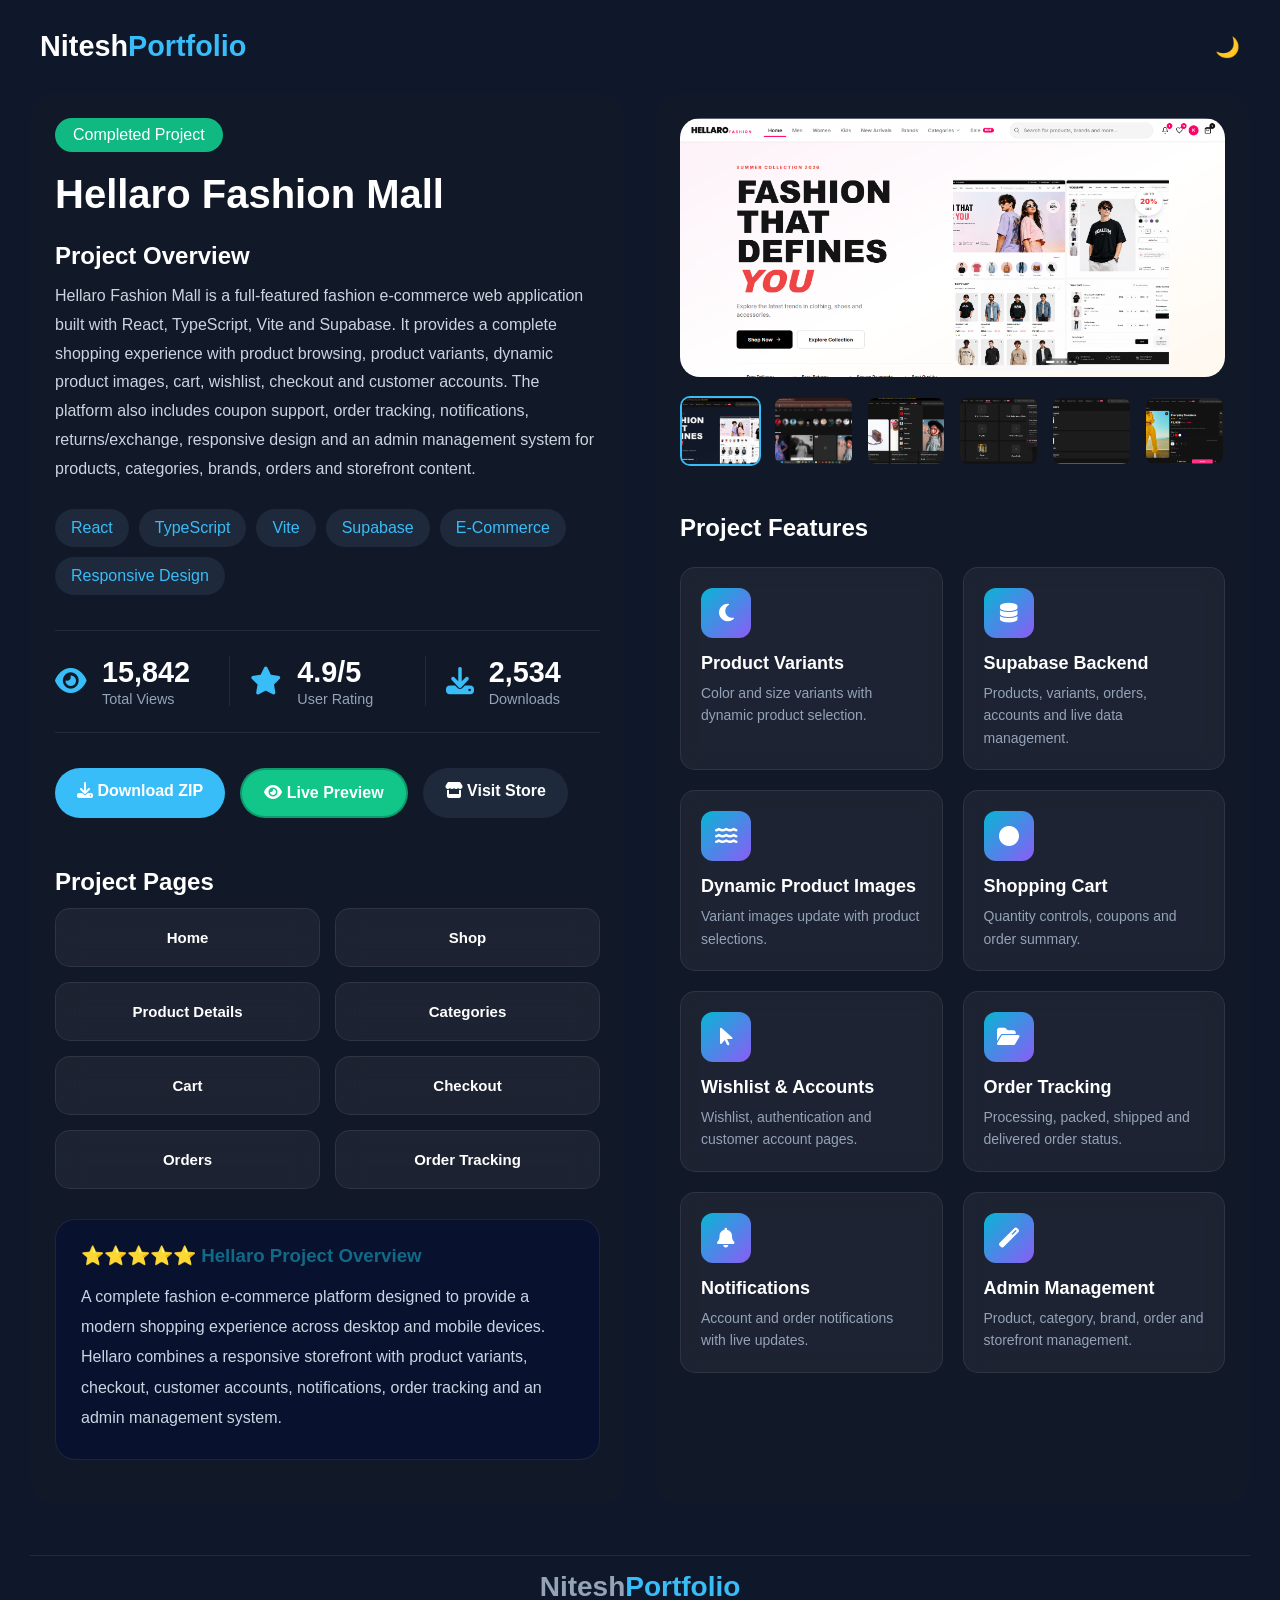
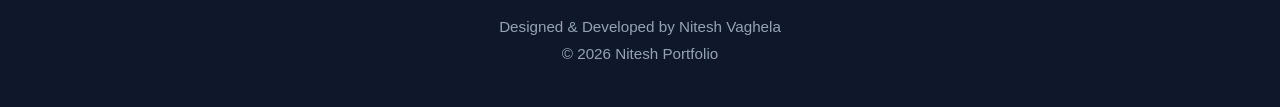
<file: hellaro-details.html>
<!DOCTYPE html>
<html lang="en">

<head>
    <meta charset="UTF-8">
    <meta name="viewport" content="width=device-width, initial-scale=1.0">
    <title>Project Details</title>

    <link rel="stylesheet" href="https://cdnjs.cloudflare.com/ajax/libs/font-awesome/6.5.1/css/all.min.css">

    <style>
        :root {
            --bg-body: #0f172a;
            --bg-surface: #111827;
            --bg-card: rgba(255, 255, 255, 0.05);
            --bg-pill: #1e293b;
            --bg-review: #08122f;
            --border-color: rgba(255, 255, 255, 0.08);
            --text-primary: #ffffff;
            --text-secondary: #cbd5e1;
            --text-muted: #94a3b8;
            --accent: #38bdf8;
            --accent-gradient: linear-gradient(135deg, #06b6d4, #8b5cf6);
        }

        body.light-mode {
            --bg-body: #f8fafc;
            --bg-surface: #ffffff;
            --bg-card: rgba(6, 22, 239, 0.119);
            ;
            --bg-pill: rgba(6, 22, 239, 0.119);
            ;
            ;
            --bg-review: rgba(6, 22, 239, 0.119);
            ;
            --border-color: rgba(0, 0, 0, 0.153);
            --text-primary: #0f172a;
            --text-secondary: #334155;
            --text-muted: #64748b;
        }

        * {
            margin: 0;
            padding: 0;
            box-sizing: border-box;
            font-family: Poppins, sans-serif;
        }

        body {
            background: var(--bg-body);
            color: var(--text-primary);
            padding: 30px;
            transition: background 0.3s ease, color 0.3s ease;
        }

        /* NAVBAR & LOGO */
        .navbar {
            max-width: 1400px;
            margin: 0 auto 30px auto;
            display: flex;
            justify-content: space-between;
            align-items: center;
            padding: 0 10px;
        }

        .logo {
            font-size: 1.8rem;
            font-weight: 700;
            color: var(--text-primary);
            text-decoration: none;
        }

        .logo span {
            color: var(--accent);
        }

        .theme-toggle-btn {

            background: none;
            border: none;
            font-size: 20px;
            cursor: pointer;
            color: #38bdf8;
        }

        /*.theme-toggle-btn:hover {
    transform: translateY(-2px);
    border-color: var(--accent);

    background: var(--bg-surface);
    color: var(--text-primary);
    border: 1px solid var(--border-color);
    padding: 10px 20px;
    border-radius: 30px;
    cursor: pointer;
    font-weight: 600;
    display: flex;
    align-items: center;
    gap: 8px;
    transition: all 0.3s ease;
}*/

        .project-container {
            max-width: 1400px;
            margin: auto;
            display: grid;
            grid-template-columns: 1fr 1fr;
            gap: 30px;
        }

        .project-info,
        .project-gallery {
            background: var(--bg-surface);
            border-radius: 25px;
            padding: 25px;
            transition: background 0.3s ease;
        }

        .status-badge {
            display: inline-block;
            background: #10b981;
            color: #fff;
            padding: 8px 18px;
            border-radius: 30px;
            margin-bottom: 20px;
        }

        .project-name {
            font-size: 2.5rem;
            margin-bottom: 25px;
        }

        .project-overview h2,
        .features h2,
        .pages-section h2 {
            margin-bottom: 12px;
            color: var(--text-primary);
        }

        .project-overview p {
            color: var(--text-secondary);
            line-height: 1.8;
            margin-bottom: 25px;
        }

        .tech-stack {
            display: flex;
            flex-wrap: wrap;
            gap: 10px;
            margin-bottom: 25px;
        }

        .tech {
            padding: 10px 16px;
            border-radius: 30px;
            background: var(--bg-pill);
            color: var(--accent);
            font-weight: 500;
        }

        .project-insights {
            display: flex;
            align-items: center;
            justify-content: space-between;
            gap: 20px;
            margin: 35px 0;
            padding: 25px 0;
            border-top: 1px solid var(--border-color);
            border-bottom: 1px solid var(--border-color);
        }

        .insight {
            display: flex;
            align-items: center;
            gap: 15px;
            flex: 1;
        }

        .insight i {
            font-size: 28px;
            color: var(--accent);
            transition: .3s;
        }

        .insight h3 {
            font-size: 1.8rem;
            color: var(--text-primary);
            font-weight: 700;
            margin-bottom: 2px;
        }

        .insight p {
            color: var(--text-muted);
            font-size: .9rem;
            margin: 0;
        }

        .divider {
            width: 1px;
            height: 50px;
            background: var(--border-color);
        }

        .insight:hover i {
            transform: scale(1.15);
        }

        /* Mobile Insights */
        @media(max-width:768px) {
            .project-insights {
                flex-direction: column;
                align-items: flex-start;
                gap: 20px;
            }

            .divider {
                width: 100%;
                height: 1px;
            }

            .insight {
                width: 100%;
            }
        }

        .buttons {
            display: flex;
            flex-wrap: wrap;
            gap: 15px;
            margin-bottom: 25px;
        }

        .btn {
            text-decoration: none;
            padding: 14px 22px;
            border-radius: 40px;
            font-weight: 600;
            transition: .3s;
        }

        .btn:hover {
            transform: translateY(-3px);
        }

        .download-btn {
            background: var(--accent);
            color: #fff;
        }

        .preview-btn {
            border: 2px solid rgba(0, 0, 0, 0.223);
            color: rgb(255, 255, 255);
            background: #12c68a;
        }

        .github-btn {
            background: var(--bg-pill);
            color: var(--text-primary);
        }

        .review-box {
            background: var(--bg-review);
            padding: 25px;
            border-radius: 20px;
            animation: fadeUp .8s ease;
            border: 1px solid var(--border-color);
            margin: 20px 0;
        }

        .review-box h3 {
            color: #126986;
            margin-bottom: 15px;
        }

        .review-box p {
            color: var(--text-secondary);
            line-height: 1.9;
        }

        .main-image {
            width: 100%;
            height: 500px;
            object-fit: cover;
            border-radius: 20px;
        }

        .thumbnails {
            display: flex;
            gap: 10px;
            margin-top: 15px;
        }

        .thumbnails img {
            width: 90px;
            height: 70px;
            border-radius: 10px;
            object-fit: cover;
            cursor: pointer;
            border: 2px solid transparent;
            transition: 0.2s ease;
        }

        .thumbnails img.active {
            border-color: var(--accent);
        }

        .mobile-gallery {
            display: none;
        }

        @keyframes fadeUp {
            from {
                opacity: 0;
                transform: translateY(30px);
            }

            to {
                opacity: 1;
                transform: translateY(0);
            }
        }

        @media(max-width:992px) {
            .project-container {
                grid-template-columns: 1fr;
            }

            .mobile-gallery {
                display: block;
                margin-bottom: 20px;
            }

            .main-image {
                height: 250px;
            }
        }

        @media(max-width:768px) {
            body {
                padding: 1px 1px;
            }

            .project-name {
                font-size: 1.8rem;
            }

            .buttons {
                flex-direction: column;
            }

            .btn {
                width: 100%;
                text-align: center;
            }

            .project-gallery {
                display: none;
            }

            .project-info .features-section {
                display: block !important;
            }
        }

        .mobile-gallery {
            position: relative;
            width: 100%;
        }

        
        .main-image{
    width:100%;
    height:auto;
    max-height:600px;
    object-fit:contain;
    border-radius:20px;
    background: rgba(2, 6, 23, 0.399) !important;
    transition: opacity .5s ease;
}

        /* ARROWS */
        .gallery-arrow {
            position: absolute;
            top: 50%;
            transform: translateY(-50%);
            width: 55px;
            height: 55px;
            border: none;
            border-radius: 50%;
            cursor: pointer;
            background: rgba(0, 0, 0, .55);
            color: #fff;
            font-size: 20px;
            z-index: 10;
            transition: .3s;
        }

        .gallery-arrow:hover {
            background: var(--accent);
            transform: translateY(-50%) scale(1.1);
        }

        .left-arrow {
            left: 15px;
        }

        .right-arrow {
            right: 15px;
        }

        @media(max-width:768px) {
            .main-image {
                height: 300px;
            }

            .gallery-arrow {
                width: 45px;
                height: 45px;
                font-size: 16px;
            }
        }

        /* ==================================
   FEATURES SECTION
================================== */
        .features-section {
            padding: 40px 0 20px 0;
        }

        .section-title {
            font-size: 24px;
            font-weight: 700;
            margin-bottom: 25px;
            text-align: left;
            color: var(--text-primary);
        }

        .features-grid {
            display: grid;
            grid-template-columns: repeat(2, 1fr);
            gap: 20px;
        }

        .feature-card {
            padding: 20px;
            border-radius: 15px;
            background: var(--bg-card);
            border: 1px solid var(--border-color);
            backdrop-filter: blur(10px);
            transition: all .3s ease;


        }

        .feature-card:hover {
            transform: translateY(-6px);
            box-shadow: 0 8px 30px rgba(40, 49, 174, 0.499);
        }

        .feature-card i {
            width: 50px;
            height: 50px;
            display: flex;
            justify-content: center;
            align-items: center;
            font-size: 20px;
            border-radius: 12px;
            background: var(--accent-gradient);
            color: #fff;
            margin-bottom: 15px;
        }

        .feature-card h3 {
            font-size: 18px;
            font-weight: 600;
            margin-bottom: 8px;
            color: var(--text-primary);
        }

        .feature-card p {
            font-size: 14px;
            line-height: 1.6;
            color: var(--text-muted);
        }

        @media (max-width:1024px) {
            .features-grid {
                grid-template-columns: repeat(2, 1fr);
            }
        }

        @media (max-width:768px) {
            .section-title {
                text-align: center;
            }
        }

        @media (max-width:480px) {
            .features-grid {
                grid-template-columns: 1fr;
                gap: 12px;
            }
        }

        /* ==================================
   PROJECT PAGES SECTION
================================== */
        .pages-section {
            padding: 25px 0 10px 0;
        }

        .pages-grid {
            display: grid;
            grid-template-columns: repeat(2, 1fr);
            gap: 15px;
        }

        .page-card {
            background: var(--bg-card);
            border: 1px solid var(--border-color);
            backdrop-filter: blur(12px);
            border-radius: 15px;
            padding: 20px;
            text-align: center;
            font-size: 15px;
            font-weight: 600;
            color: var(--text-primary);
            cursor: pointer;
            transition: all .3s ease;


        }

        .page-card:hover {
            transform: translateY(-6px);
            background: var(--accent-gradient);
            border-color: transparent;
            color: #fff;
            box-shadow: 0 8px 30px rgba(40, 49, 174, 0.499);
        }

        @media(max-width:480px) {
            .pages-grid {
                grid-template-columns: 1fr;
            }
        }

        @media (max-width: 992px) {
            .project-container {
                grid-template-columns: 1fr;
                gap: 30px;
            }

            .project-info,
            .project-gallery {
                padding: 20px;
            }
        }

        @media (max-width: 768px) {
            body {
                padding: 15px;
            }

            .project-name {
                font-size: 2rem;
            }

            .main-image {
                height: 260px;
            }

            .thumbnails {
                flex-wrap: wrap;
                justify-content: center;
                gap: 10px;
            }

            .thumbnails img {
                width: 72px;
                height: 55px;
            }

            .buttons {
                flex-direction: column;
                align-items: stretch;
            }

            .btn {
                width: 100%;
                padding: 14px;
            }

            .features-grid {
                grid-template-columns: 1fr;
            }
        }

        @media (max-width: 480px) {
            .project-name {
                font-size: 1.7rem;
            }

            .project-image {
                height: 220px;
            }

            .feature-card {
                padding: 16px;
            }

            .page-card {
                padding: 16px;
                font-size: 14px;
            }
        }

        /* FOOTER SECTION */
        .main-footer {
            text-align: center;
            margin-top: 50px;
            padding: 15px 0;
            border-top: 1px solid var(--border-color);
            color: var(--text-muted);
            font-size: 0.95rem;
        }

        .footer-logo {
            font-size: 28px;
            font-weight: 700;
            margin-bottom: 15px;
        }

        .footer-logo span {
            color: var(--accent);
        }

        .footer p {
            color: var(--text-primary);

        }

        .wheel-btn {

            position: fixed;

            right: -60px;
            bottom: 25px;

            width: 120px;
            height: 120px;

            display: flex;
            justify-content: center;
            align-items: center;

            cursor: pointer;

            z-index: 10000;

            transition:
                right .8s cubic-bezier(.22, 1, .36, 1),
                transform .4s ease;

            animation: floatWheel 4s ease-in-out infinite;
        }

        /* Slide Out */

        .wheel-btn:hover {

            right: 10px;

            transform: scale(1.08);
        }

        /* ===================================
   WHEEL
=================================== */

        .wheel {

            position: relative;

            width: 95px;
            height: 95px;

            border-radius: 50%;

            background:
                radial-gradient(circle,
                    #1e293b,
                    #020617);

            border: 3px solid #ff3b3b;

            display: flex;
            justify-content: center;
            align-items: center;

            animation: wheelSpin 3s linear infinite;

            box-shadow:
                0 0 15px #ff3b3b,
                0 0 30px rgba(255, 59, 59, .5);
        }

        /* Hover Fast Spin */

        .wheel-btn:hover .wheel {

            animation-duration: .8s;
        }

        /* ===================================
   OUTER RING
=================================== */

        .wheel::before {

            content: "";

            position: absolute;

            width: 76px;
            height: 76px;

            border-radius: 50%;

            border: 2px dashed #ff3b3b;
        }

        /* ===================================
   SPOKES
=================================== */

        .spoke {

            position: absolute;

            width: 3px;
            height: 60px;

            background: #ff3b3b;

            border-radius: 20px;
        }

        .spoke:nth-child(1) {
            transform: rotate(0deg);
        }

        .spoke:nth-child(2) {
            transform: rotate(45deg);
        }

        .spoke:nth-child(3) {
            transform: rotate(90deg);
        }

        .spoke:nth-child(4) {
            transform: rotate(135deg);
        }

        /* ===================================
   CENTER HUB
=================================== */

        .hub {

            position: absolute;

            width: 32px;
            height: 32px;

            border-radius: 50%;

            display: flex;
            justify-content: center;
            align-items: center;

            background: #ff3b3b;

            color: #fff;

            font-size: 16px;

            box-shadow:
                0 0 10px #ff3b3b,
                0 0 20px #ff3b3b;
        }

        /* ===================================
   CURSOR OFF = BLUE
=================================== */

        body.cursor-off .wheel {

            border-color: #38bdf8;

            box-shadow:
                0 0 15px #38bdf8,
                0 0 30px rgba(56, 189, 248, .5);
        }

        body.cursor-off .wheel::before {

            border-color: #38bdf8;
        }

        body.cursor-off .spoke {

            background: #38bdf8;
        }

        body.cursor-off .hub {

            background: #38bdf8;

            box-shadow:
                0 0 10px #38bdf8,
                0 0 20px #38bdf8;
        }

        /* ===================================
   ANIMATIONS
=================================== */

        @keyframes wheelSpin {

            from {
                transform: rotate(0deg);
            }

            to {
                transform: rotate(360deg);
            }
        }

        @keyframes floatWheel {

            0% {
                transform: translateY(0px);
            }

            50% {
                transform: translateY(-10px);
            }

            100% {
                transform: translateY(0px);
            }
        }

        /* ===================================
   MOBILE
=================================== */

        @media(max-width:768px) {

            .wheel-btn {

                width: 90px;
                height: 90px;

                right: -45px;
            }

            .wheel {

                width: 75px;
                height: 75px;
            }

            .wheel::before {

                width: 58px;
                height: 58px;
            }

            .spoke {

                height: 45px;
            }

            .wheel-btn:hover {

                right: 8px;
            }
        }

        .thumbnails {
    display: flex;
    gap: 12px;
    width: 100%;
    overflow-x: auto;
    overflow-y: hidden;
    scroll-behavior: smooth;
    padding-bottom: 8px;
    box-sizing: border-box;
}

.thumbnails .thumb {
    flex: 0 0 calc((100% - 60px) / 6);
    width: calc((100% - 60px) / 6);
    min-width: 0;
    aspect-ratio: 16 / 9;
    object-fit: cover;
    cursor: pointer;
}

.thumbnails::-webkit-scrollbar {
    height: 6px;
}

.thumbnails::-webkit-scrollbar-thumb {
    border-radius: 10px;
}

.thumbnails::-webkit-scrollbar-track {
    border-radius: 10px;
}

/* Contact Popup */
/* ================================
   PREMIUM CONTACT POPUP
================================ */

.contact-popup {
    position: fixed;
    inset: 0;
    z-index: 99999;
    display: flex;
    align-items: center;
    justify-content: center;
    padding: 20px;

    background:
        radial-gradient(circle at 50% 30%, rgba(108, 76, 255, 0.18), transparent 40%),
        rgba(5, 5, 15, 0.78);

    backdrop-filter: blur(10px);
    -webkit-backdrop-filter: blur(10px);

    opacity: 0;
    visibility: hidden;
    pointer-events: none;

    transition:
        opacity 0.35s ease,
        visibility 0.35s ease;
}

.contact-popup.active {
    opacity: 1;
    visibility: visible;
    pointer-events: auto;
}

/* Popup Box */

.contact-popup-box {
    position: relative;
    width: 100%;
    max-width: 470px;
    overflow: hidden;

    padding: 42px 34px 28px;

    border: 1px solid rgba(255, 255, 255, 0.16);
    border-radius: 26px;

    background:
        linear-gradient(
            145deg,
            rgba(255, 255, 255, 0.98),
            rgba(248, 247, 255, 0.96)
        );

    box-shadow:
        0 35px 90px rgba(0, 0, 0, 0.35),
        0 0 60px rgba(108, 76, 255, 0.18);

    text-align: center;

    transform: translateY(35px) scale(0.88);
    opacity: 0;

    transition:
        transform 0.45s cubic-bezier(0.16, 1, 0.3, 1),
        opacity 0.35s ease;
}

.contact-popup.active .contact-popup-box {
    transform: translateY(0) scale(1);
    opacity: 1;
}

/* Animated Background Glow */

.popup-glow {
    position: absolute;
    width: 220px;
    height: 220px;

    top: -110px;
    left: 50%;
    transform: translateX(-50%);

    background: rgba(108, 76, 255, 0.22);
    filter: blur(55px);
    border-radius: 50%;

    animation: popupGlow 4s ease-in-out infinite;
}

@keyframes popupGlow {
    0%, 100% {
        transform: translateX(-50%) scale(1);
        opacity: 0.65;
    }

    50% {
        transform: translateX(-50%) scale(1.25);
        opacity: 1;
    }
}

/* Close Button */

.contact-popup-close {
    position: absolute;
    top: 16px;
    right: 16px;

    width: 38px;
    height: 38px;

    display: flex;
    align-items: center;
    justify-content: center;

    border: 1px solid rgba(0, 0, 0, 0.08);
    border-radius: 50%;

    background: rgba(0, 0, 0, 0.04);
    color: #555;

    font-size: 15px;
    cursor: pointer;

    transition: all 0.25s ease;
}

.contact-popup-close:hover {
    background: #111;
    color: #fff;
    transform: rotate(90deg);
}

/* Main Icon */

.contact-popup-icon {
    position: relative;
    z-index: 2;

    width: 78px;
    height: 78px;

    margin: 0 auto 18px;

    display: flex;
    align-items: center;
    justify-content: center;

    border-radius: 24px;

    background: linear-gradient(135deg, #6c4cff, #8d6cff);
    color: #fff;

    font-size: 30px;

    box-shadow:
        0 12px 30px rgba(108, 76, 255, 0.35);

    animation: floatingIcon 3s ease-in-out infinite;
}

.contact-popup-icon::before {
    content: "";
    position: absolute;
    inset: -7px;

    border: 1px solid rgba(108, 76, 255, 0.25);
    border-radius: 29px;

    animation: iconRing 2.5s ease-out infinite;
}

@keyframes floatingIcon {
    0%, 100% {
        transform: translateY(0);
    }

    50% {
        transform: translateY(-7px);
    }
}

@keyframes iconRing {
    0% {
        transform: scale(0.9);
        opacity: 0.8;
    }

    100% {
        transform: scale(1.25);
        opacity: 0;
    }
}

/* Badge */

.popup-badge {
    display: inline-flex;
    align-items: center;
    gap: 6px;

    margin-bottom: 12px;
    padding: 6px 12px;

    border-radius: 30px;

    background: rgba(108, 76, 255, 0.09);
    color: #6c4cff;

    font-size: 12px;
    font-weight: 700;
    letter-spacing: 0.3px;
}

.popup-badge i {
    font-size: 10px;
}

/* Heading */

.contact-popup-box h2 {
    position: relative;
    z-index: 2;

    margin: 0 0 12px;

    color: #15151c;

    font-size: 27px;
    line-height: 1.2;
    font-weight: 800;
}

/* Description */

.popup-description {
    position: relative;
    z-index: 2;

    max-width: 390px;

    margin: 0 auto 25px;

    color: #686875;

    font-size: 15px;
    line-height: 1.65;
}

/* Contact Buttons */

.contact-popup-buttons {
    position: relative;
    z-index: 2;

    display: flex;
    flex-direction: column;
    gap: 12px;
}

.contact-btn {
    display: flex;
    align-items: center;

    width: 100%;
    box-sizing: border-box;

    padding: 13px 15px;

    border-radius: 14px;

    text-decoration: none;

    transition:
        transform 0.25s ease,
        box-shadow 0.25s ease;
}

.contact-btn > i:first-child {
    width: 42px;
    height: 42px;

    display: flex;
    align-items: center;
    justify-content: center;

    margin-right: 12px;

    border-radius: 11px;

    font-size: 20px;
}

.contact-btn span {
    display: flex;
    flex: 1;
    flex-direction: column;

    text-align: left;
}

.contact-btn strong {
    font-size: 14px;
    margin-bottom: 2px;
}

.contact-btn small {
    font-size: 11px;
    opacity: 0.75;
}

.contact-btn .arrow {
    width: auto !important;
    height: auto !important;

    margin: 0 !important;

    font-size: 13px !important;

    transition: transform 0.25s ease;
}

.contact-btn:hover {
    transform: translateY(-3px);
}

.contact-btn:hover .arrow {
    transform: translateX(4px);
}

/* WhatsApp */

.contact-btn.whatsapp {
    background: #25d366;
    color: #fff;

    box-shadow:
        0 8px 22px rgba(37, 211, 102, 0.22);
}

.contact-btn.whatsapp > i:first-child {
    background: rgba(255, 255, 255, 0.18);
}

/* Email */

.contact-btn.email {
    background: #6c4cff;
    color: #fff;

    box-shadow:
        0 8px 22px rgba(108, 76, 255, 0.22);
}

.contact-btn.email > i:first-child {
    background: rgba(255, 255, 255, 0.18);
}

/* Footer */

.popup-footer {
    position: relative;
    z-index: 2;

    display: flex;
    align-items: center;
    justify-content: center;
    gap: 7px;

    margin-top: 22px;

    color: #999;

    font-size: 11px;
}

.popup-footer i {
    color: #6c4cff;
}

/* Mobile */

@media (max-width: 500px) {
    .contact-popup {
        padding: 15px;
    }

    .contact-popup-box {
        padding: 38px 22px 24px;
        border-radius: 22px;
    }

    .contact-popup-box h2 {
        font-size: 23px;
    }

    .popup-description {
        font-size: 14px;
    }

    .contact-popup-icon {
        width: 68px;
        height: 68px;
        border-radius: 20px;
        font-size: 26px;
    }
}
    </style>
</head>

<body>
<!-- Contact Popup -->
<div id="contactPopup" class="contact-popup">
    <div class="contact-popup-box">

        <button class="contact-popup-close" onclick="closeContactPopup()">
            <i class="fas fa-times"></i>
        </button>

        <div class="popup-glow"></div>

        <div class="contact-popup-icon">
            <i class="fas fa-code"></i>
        </div>

        <span class="popup-badge">
            <i class="fas fa-star"></i> Project Available
        </span>

        <h2>Interested in This Project?</h2>

        <p class="popup-description">
            Get the complete source code or discuss a custom
            website built for your business.
        </p>

        <div class="contact-popup-buttons">

            <a href="https://wa.me/YOUR_NUMBER"
               target="_blank"
               class="contact-btn whatsapp">
                <i class="fab fa-whatsapp"></i>
                <span>
                    <strong>WhatsApp Me</strong>
                    <small>Quick response</small>
                </span>
                <i class="fas fa-arrow-right arrow"></i>
            </a>

            <a href="mailto:YOUR_EMAIL"
               class="contact-btn email">
                <i class="fas fa-envelope"></i>
                <span>
                    <strong>Email Me</strong>
                    <small>Send an enquiry</small>
                </span>
                <i class="fas fa-arrow-right arrow"></i>
            </a>

        </div>

        <div class="popup-footer">
            <i class="fas fa-shield-alt"></i>
            Source code & customization available
        </div>

    </div>
</div>
    <header class="navbar">
        <a href="index.html" class="logo">Nitesh<span>Portfolio</span></a>
        <button class="theme-toggle-btn" onclick="toggleTheme()" aria-label="Toggle light and dark theme">
            🌙
        </button>
    </header>

    <div class="project-container">

        <div class="project-info">
            <div class="status-badge">Completed Project</div>

            <h1 class="project-name">
                Hellaro Fashion Mall
            </h1>

            <div class="mobile-gallery">
                <button class="gallery-arrow left-arrow" onclick="prevSlide()">
                    <i class="fas fa-chevron-left"></i>
                </button>

                <img id="mobileMain" class="main-image"
                    src="hellaro/Screenshot (608).png" alt="Hellaro Fashion Mall">

                <button class="gallery-arrow right-arrow" onclick="nextSlide()">
                    <i class="fas fa-chevron-right"></i>
                </button>
            </div>

            <div class="project-overview">
                <h2>Project Overview</h2>
                <p>
                    Hellaro Fashion Mall is a full-featured fashion e-commerce web application
                    built with React, TypeScript, Vite and Supabase. It provides a complete
                    shopping experience with product browsing, product variants, dynamic
                    product images, cart, wishlist, checkout and customer accounts.

                    The platform also includes coupon support, order tracking, notifications,
                    returns/exchange, responsive design and an admin management system for
                    products, categories, brands, orders and storefront content.
                </p>
            </div>

            <div class="tech-stack">
                <span class="tech">React</span>
                <span class="tech">TypeScript</span>
                <span class="tech">Vite</span>
                <span class="tech">Supabase</span>
                <span class="tech">E-Commerce</span>
                <span class="tech">Responsive Design</span>
            </div>
            <div class="project-insights">
                <div class="insight">
                    <i class="fas fa-eye"></i>
                    <div>
                        <h3>15,842</h3>
                        <p>Total Views</p>
                    </div>
                </div>
                <div class="divider"></div>
                <div class="insight">
                    <i class="fas fa-star"></i>
                    <div>
                        <h3>4.9/5</h3>
                        <p>User Rating</p>
                    </div>
                </div>
                <div class="divider"></div>
                <div class="insight">
                    <i class="fas fa-download"></i>
                    <div>
                        <h3>2,534</h3>
                        <p>Downloads</p>
                    </div>
                </div>
            </div>

            <div class="buttons">
               <a href="javascript:void(0)" class="btn download-btn" onclick="openContactPopup()">
        <i class="fas fa-download"></i> Download ZIP
    </a>
                <a href="https://hellaro-frontend-demo.vercel.app/" target="_blank" class="btn preview-btn">
                    <i class="fas fa-eye"></i> Live Preview
                </a>
                <a href="https://hellaro-frontend-demo.vercel.app/" target="_blank" class="btn github-btn">
                    <i class="fas fa-store"></i> Visit Store
                </a>
            </div>


            
            <section class="pages-section">
                <h2 class="section-title">Project Pages</h2>
                <div class="pages-grid">

                    <div class="page-card">Home</div>
                    <div class="page-card">Shop</div>
                    <div class="page-card">Product Details</div>
                    <div class="page-card">Categories</div>
                    <div class="page-card">Cart</div>
                    <div class="page-card">Checkout</div>
                    <div class="page-card">Orders</div>
                    <div class="page-card">Order Tracking</div>

                </div>
            </section>






            <section class="features-section" style="display: none;">
                <h2 class="section-title">Project Features</h2>
                <div class="features-grid">

                    <div class="feature-card">
                        <i class="fas fa-moon"></i>
                        <h3>Product Variants</h3>
                        <p>Color and size variants with dynamic product selection.</p>
                    </div>

                    <div class="feature-card">
                        <i class="fas fa-database"></i>
                        <h3>Supabase Backend</h3>
                        <p>Products, variants, orders, accounts and live data management.</p>
                    </div>

                    <div class="feature-card">
                        <i class="fas fa-water"></i>
                        <h3>Dynamic Product Images</h3>
                        <p>Variant images update with product selections.</p>
                    </div>

                    <div class="feature-card">
                        <i class="fas fa-circle"></i>
                        <h3>Shopping Cart</h3>
                        <p>Quantity controls, coupons and order summary.</p>
                    </div>

                    <div class="feature-card">
                        <i class="fas fa-mouse-pointer"></i>
                        <h3>Wishlist & Accounts</h3>
                        <p>Wishlist, authentication and customer account pages.</p>
                    </div>

                    <div class="feature-card">
                        <i class="fas fa-folder-open"></i>
                        <h3>Order Tracking</h3>
                        <p>Processing, packed, shipped and delivered order status.</p>
                    </div>

                    <div class="feature-card">
                        <i class="fas fa-bell"></i>
                        <h3>Notifications</h3>
                        <p>Account and order notifications with live updates.</p>
                    </div>

                    <div class="feature-card">
                        <i class="fas fa-magic"></i>
                        <h3>Admin Management</h3>
                        <p>Product, category, brand, order and storefront management.</p>
                    </div>

                </div>
            </section>

            <div class="review-box">

                <h3>⭐⭐⭐⭐⭐ Hellaro Project Overview</h3>

                <p>
                    A complete fashion e-commerce platform designed to provide a modern
                    shopping experience across desktop and mobile devices.
                    Hellaro combines a responsive storefront with product
                    variants, checkout, customer accounts, notifications,
                    order tracking and an admin management system.
                </p>

            </div>
        </div>

        <div class="project-gallery">
            <img id="mainImage" class="main-image"
                src="hellaro/Screenshot 2026-09-29 195428.png"
                alt="Hellaro Fashion Mall desktop view">

            <div class="thumbnails">
                <img src="hellaro/Screenshot (608).png"
                    onclick="syncActiveSlide(0)" class="thumb active">
                <img src="hellaro/Screenshot (609).png" onclick="syncActiveSlide(1)"
                    class="thumb">
                <img src="hellaro/Screenshot (610).png" onclick="syncActiveSlide(2)"
                    class="thumb">
                <img src="hellaro/Screenshot (611).png" onclick="syncActiveSlide(3)"
                    class="thumb">
                <img src="hellaro/Screenshot (612).png" onclick="syncActiveSlide(4)"
                    class="thumb">
                <img src="hellaro/Screenshot (613).png" onclick="syncActiveSlide(5)"
                    class="thumb">
                <img src="hellaro/Screenshot (614).png" onclick="syncActiveSlide(6)"
                    class="thumb">
                <img src="hellaro/Screenshot (615).png" onclick="syncActiveSlide(7)"
                    class="thumb">
                <img src="hellaro/Screenshot (616).png" onclick="syncActiveSlide(8)"
                    class="thumb">
            </div>

            <section class="features-section">
                <h2 class="section-title">Project Features</h2>
                <div class="features-grid">

                    <div class="feature-card">
                        <i class="fas fa-moon"></i>
                        <h3>Product Variants</h3>
                        <p>Color and size variants with dynamic product selection.</p>
                    </div>

                    <div class="feature-card">
                        <i class="fas fa-database"></i>
                        <h3>Supabase Backend</h3>
                        <p>Products, variants, orders, accounts and live data management.</p>
                    </div>

                    <div class="feature-card">
                        <i class="fas fa-water"></i>
                        <h3>Dynamic Product Images</h3>
                        <p>Variant images update with product selections.</p>
                    </div>

                    <div class="feature-card">
                        <i class="fas fa-circle"></i>
                        <h3>Shopping Cart</h3>
                        <p>Quantity controls, coupons and order summary.</p>
                    </div>

                    <div class="feature-card">
                        <i class="fas fa-mouse-pointer"></i>
                        <h3>Wishlist & Accounts</h3>
                        <p>Wishlist, authentication and customer account pages.</p>
                    </div>

                    <div class="feature-card">
                        <i class="fas fa-folder-open"></i>
                        <h3>Order Tracking</h3>
                        <p>Processing, packed, shipped and delivered order status.</p>
                    </div>

                    <div class="feature-card">
                        <i class="fas fa-bell"></i>
                        <h3>Notifications</h3>
                        <p>Account and order notifications with live updates.</p>
                    </div>

                    <div class="feature-card">
                        <i class="fas fa-magic"></i>
                        <h3>Admin Management</h3>
                        <p>Product, category, brand, order and storefront management.</p>
                    </div>

                </div>
            </section>
        </div>
    </div>


    <footer class="main-footer">

        <div class="footer-logo">
            Nitesh<span>Portfolio</span>
        </div>

        <p style="margin-bottom: 10px;">

            Designed & Developed by Nitesh Vaghela
        </p>

        <p>&copy; <span id="year"></span> Nitesh Portfolio</p>



        </div>
    </footer>

    <script>
        /* ==========================================
           DARK & LIGHT MODE CONTROLLER
        ========================================== */
        const themeBtn =
            document.querySelector(".theme-toggle-btn");

        /* Load Saved Theme */

        window.addEventListener("load", () => {

            const savedTheme =
                localStorage.getItem("theme");

            if (savedTheme === "light") {

                document.body.classList.add("light-mode");

                themeBtn.innerHTML = "☀️";

            } else {

                themeBtn.innerHTML = "🌙";

            }

        });

        /* Toggle Theme */

        function toggleTheme() {

            document.body.classList.toggle("light-mode");

            if (document.body.classList.contains("light-mode")) {

                localStorage.setItem(
                    "theme",
                    "light"
                );

                themeBtn.innerHTML = "☀️";

            } else {

                localStorage.setItem(
                    "theme",
                    "dark"
                );

                themeBtn.innerHTML = "🌙";

            }

        }
        /* ==========================================
           IMAGE SLIDER CONTROLLER
        ========================================== */
        const galleryImages = [
            "hellaro/Screenshot (608).png",
          
            "hellaro/Screenshot (610).png",
            "hellaro/Screenshot (611).png",
            "hellaro/Screenshot (612).png",
            "hellaro/Screenshot (613).png",
            "hellaro/Screenshot (614).png",
            "hellaro/Screenshot (615).png",
            "hellaro/Screenshot (616).png"
        ];

        let currentIndex = 0;
        const mainImage = document.getElementById("mainImage");
        const mobileMain = document.getElementById("mobileMain");
        const thumbs = document.querySelectorAll(".thumbnails .thumb");

        function syncActiveSlide(index) {
            currentIndex = index;

            // Update Desktop Main View
            if (mainImage) mainImage.src = galleryImages[currentIndex];
            // Update Mobile Main View
            if (mobileMain) mobileMain.src = galleryImages[currentIndex];

            // Refresh active image styling references
            thumbs.forEach((thumb) => {
                const thumbSrc = thumb.getAttribute('src');
                if (thumbSrc === galleryImages[currentIndex]) {
                    thumb.classList.add("active");
                } else {
                    thumb.classList.remove("active");
                }
            });
        }

        function nextSlide() {
            currentIndex = (currentIndex + 1) % galleryImages.length;
            showSlideWithFade(currentIndex);
        }

        function prevSlide() {
            currentIndex = (currentIndex - 1 + galleryImages.length) % galleryImages.length;
            showSlideWithFade(currentIndex);
        }

        function showSlideWithFade(index) {
            const activeView = window.innerWidth > 992 ? mainImage : mobileMain;
            if (!activeView) return;

            activeView.style.opacity = "0.3";
            setTimeout(() => {
                syncActiveSlide(index);
                activeView.style.opacity = "1";
            }, 150);
        }

        function changeMobile(element) {
            const targetIdx = galleryImages.indexOf(element.src);
            if (targetIdx !== -1) syncActiveSlide(targetIdx);
        }

        // Global Event delegation configuration for thumbnails
        thumbs.forEach((thumb, index) => {
            thumb.addEventListener("click", () => {
                syncActiveSlide(index);
            });
        });

        // Automatic structural execution sequence loop interval
        setInterval(() => {
            nextSlide();
        }, 4000);

        /* ==========================
           FOOTER YEAR
        ========================== */

        const yearElement =
            document.getElementById("year");

        if (yearElement) {

            yearElement.textContent =
                new Date().getFullYear();

        }


        function openContactPopup() {
    document.body.style.overflow = "hidden";
    document.getElementById("contactPopup").classList.add("active");
}

function closeContactPopup() {
    document.getElementById("contactPopup").classList.remove("active");
    document.body.style.overflow = "";
}

document.getElementById("contactPopup").addEventListener("click", function (e) {
    if (e.target === this) {
        closeContactPopup();
    }
});

document.addEventListener("keydown", function (e) {
    if (e.key === "Escape") {
        closeContactPopup();
    }
});

    </script>

</body>

</html>
</file>
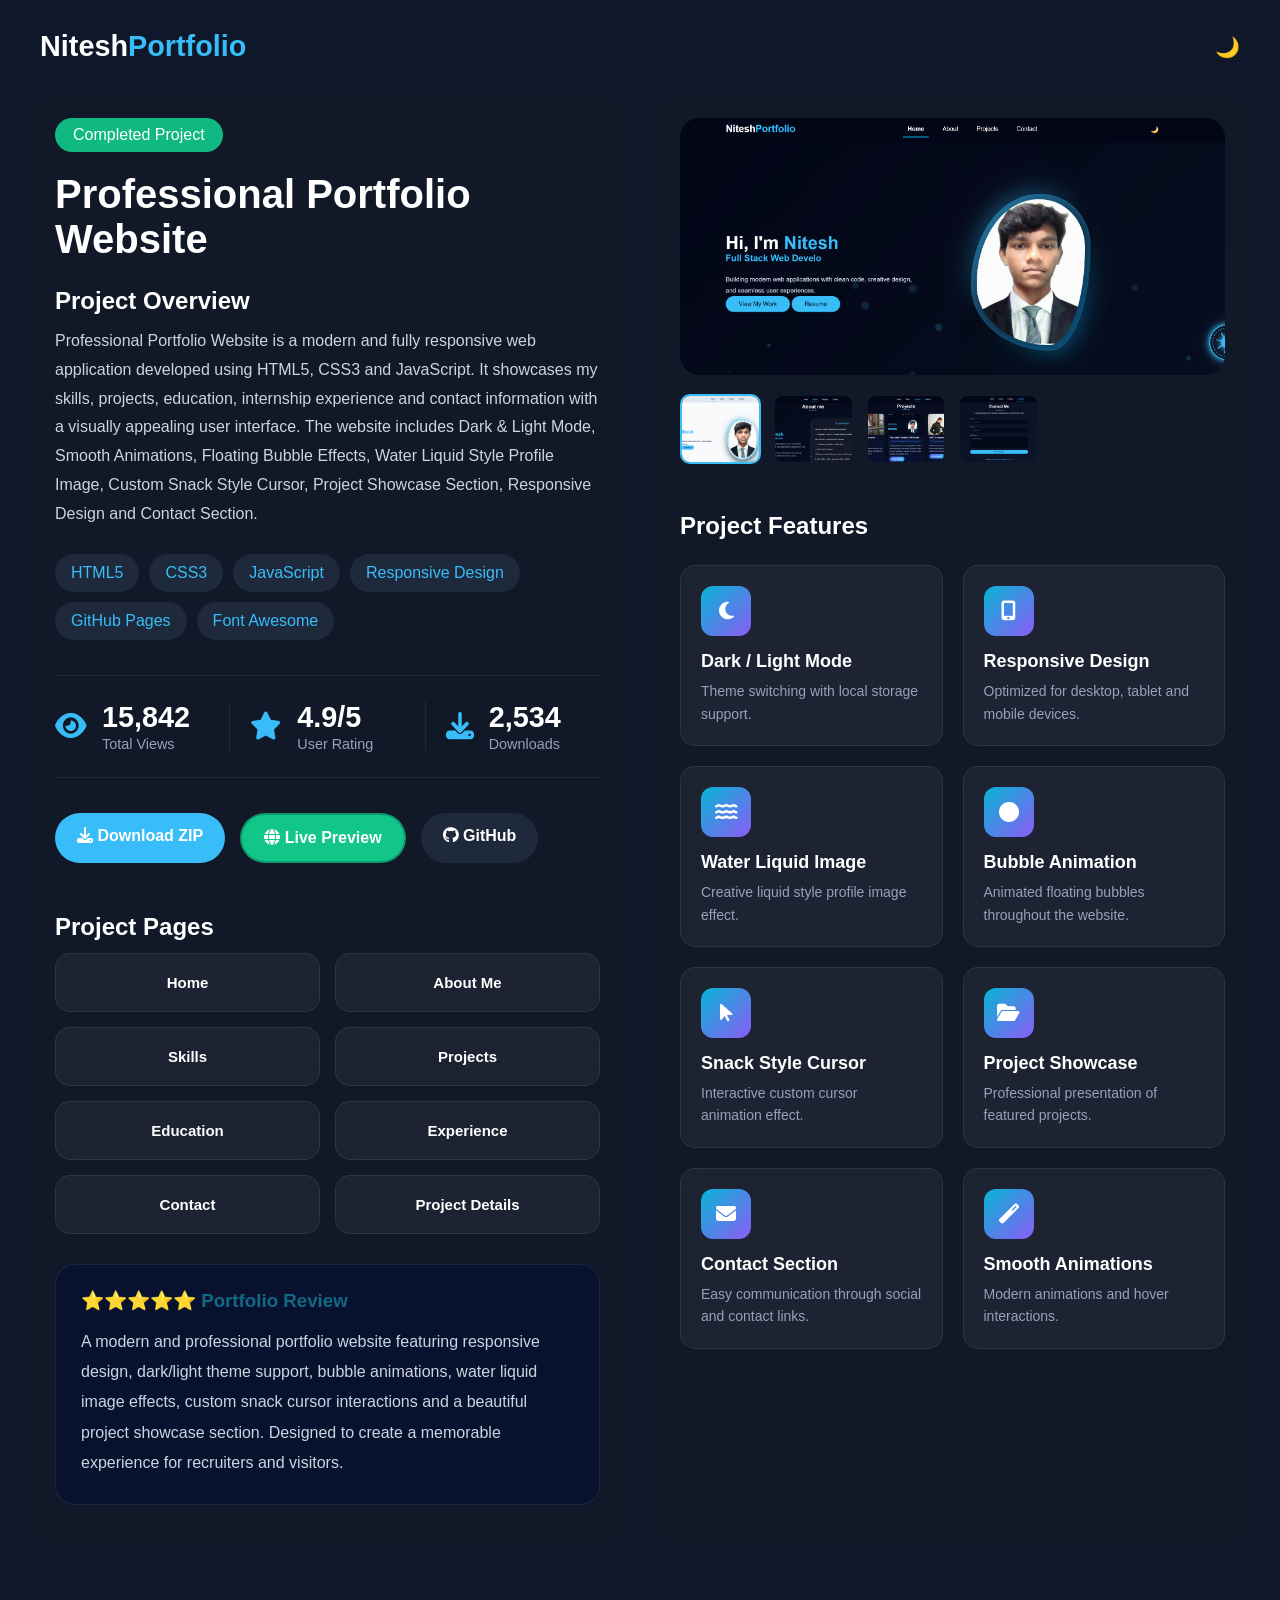
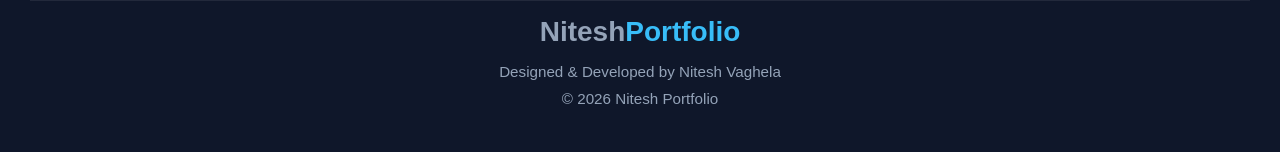
<file: portfoliodetails.html>
<!DOCTYPE html>
<html lang="en">

<head>
    <meta charset="UTF-8">
    <meta name="viewport" content="width=device-width, initial-scale=1.0">
    <title>Project Details</title>

    <link rel="stylesheet" href="https://cdnjs.cloudflare.com/ajax/libs/font-awesome/6.5.1/css/all.min.css">

    <style>
        :root {
            --bg-body: #0f172a;
            --bg-surface: #111827;
            --bg-card: rgba(255, 255, 255, 0.05);
            --bg-pill: #1e293b;
            --bg-review: #08122f;
            --border-color: rgba(255, 255, 255, 0.08);
            --text-primary: #ffffff;
            --text-secondary: #cbd5e1;
            --text-muted: #94a3b8;
            --accent: #38bdf8;
            --accent-gradient: linear-gradient(135deg, #06b6d4, #8b5cf6);
        }

        body.light-mode {
            --bg-body: #f8fafc;
            --bg-surface: #ffffff;
            --bg-card: rgba(6, 22, 239, 0.119);
            ;
            --bg-pill: rgba(6, 22, 239, 0.119);
            ;
            ;
            --bg-review: rgba(6, 22, 239, 0.119);
            ;
            --border-color: rgba(0, 0, 0, 0.153);
            --text-primary: #0f172a;
            --text-secondary: #334155;
            --text-muted: #64748b;
        }

        * {
            margin: 0;
            padding: 0;
            box-sizing: border-box;
            font-family: Poppins, sans-serif;
        }

        body {
            background: var(--bg-body);
            color: var(--text-primary);
            padding: 30px;
            transition: background 0.3s ease, color 0.3s ease;
        }

        /* NAVBAR & LOGO */
        .navbar {
            max-width: 1400px;
            margin: 0 auto 30px auto;
            display: flex;
            justify-content: space-between;
            align-items: center;
            padding: 0 10px;
        }

        .logo {
            font-size: 1.8rem;
            font-weight: 700;
            color: var(--text-primary);
            text-decoration: none;
        }

        .logo span {
            color: var(--accent);
        }

        .theme-toggle-btn {

            background: none;
            border: none;
            font-size: 20px;
            cursor: pointer;
            color: #38bdf8;
        }

        /*.theme-toggle-btn:hover {
    transform: translateY(-2px);
    border-color: var(--accent);

    background: var(--bg-surface);
    color: var(--text-primary);
    border: 1px solid var(--border-color);
    padding: 10px 20px;
    border-radius: 30px;
    cursor: pointer;
    font-weight: 600;
    display: flex;
    align-items: center;
    gap: 8px;
    transition: all 0.3s ease;
}*/

        .project-container {
            max-width: 1400px;
            margin: auto;
            display: grid;
            grid-template-columns: 1fr 1fr;
            gap: 30px;
        }

        .project-info,
        .project-gallery {
            background: var(--bg-surface);
            border-radius: 25px;
            padding: 25px;
            transition: background 0.3s ease;
        }

        .status-badge {
            display: inline-block;
            background: #10b981;
            color: #fff;
            padding: 8px 18px;
            border-radius: 30px;
            margin-bottom: 20px;
        }

        .project-name {
            font-size: 2.5rem;
            margin-bottom: 25px;
        }

        .project-overview h2,
        .features h2,
        .pages-section h2 {
            margin-bottom: 12px;
            color: var(--text-primary);
        }

        .project-overview p {
            color: var(--text-secondary);
            line-height: 1.8;
            margin-bottom: 25px;
        }

        .tech-stack {
            display: flex;
            flex-wrap: wrap;
            gap: 10px;
            margin-bottom: 25px;
        }

        .tech {
            padding: 10px 16px;
            border-radius: 30px;
            background: var(--bg-pill);
            color: var(--accent);
            font-weight: 500;
        }

        .project-insights {
            display: flex;
            align-items: center;
            justify-content: space-between;
            gap: 20px;
            margin: 35px 0;
            padding: 25px 0;
            border-top: 1px solid var(--border-color);
            border-bottom: 1px solid var(--border-color);
        }

        .insight {
            display: flex;
            align-items: center;
            gap: 15px;
            flex: 1;
        }

        .insight i {
            font-size: 28px;
            color: var(--accent);
            transition: .3s;
        }

        .insight h3 {
            font-size: 1.8rem;
            color: var(--text-primary);
            font-weight: 700;
            margin-bottom: 2px;
        }

        .insight p {
            color: var(--text-muted);
            font-size: .9rem;
            margin: 0;
        }

        .divider {
            width: 1px;
            height: 50px;
            background: var(--border-color);
        }

        .insight:hover i {
            transform: scale(1.15);
        }

        /* Mobile Insights */
        @media(max-width:768px) {
            .project-insights {
                flex-direction: column;
                align-items: flex-start;
                gap: 20px;
            }

            .divider {
                width: 100%;
                height: 1px;
            }

            .insight {
                width: 100%;
            }
        }

        .buttons {
            display: flex;
            flex-wrap: wrap;
            gap: 15px;
            margin-bottom: 25px;
        }

        .btn {
            text-decoration: none;
            padding: 14px 22px;
            border-radius: 40px;
            font-weight: 600;
            transition: .3s;
        }

        .btn:hover {
            transform: translateY(-3px);
        }

        .download-btn {
            background: var(--accent);
            color: #fff;
        }

        .preview-btn {
            border: 2px solid rgba(0, 0, 0, 0.223);
            color: rgb(255, 255, 255);
            background: #12c68a;
        }

        .github-btn {
            background: var(--bg-pill);
            color: var(--text-primary);
        }

        .review-box {
            background: var(--bg-review);
            padding: 25px;
            border-radius: 20px;
            animation: fadeUp .8s ease;
            border: 1px solid var(--border-color);
            margin: 20px 0;
        }

        .review-box h3 {
            color: #126986;
            margin-bottom: 15px;
        }

        .review-box p {
            color: var(--text-secondary);
            line-height: 1.9;
        }

        .main-image {
            width: 100%;
            height: 500px;
            object-fit: cover;
            border-radius: 20px;
        }

        .thumbnails {
            display: flex;
            gap: 10px;
            margin-top: 15px;
        }

        .thumbnails img {
            width: 90px;
            height: 70px;
            border-radius: 10px;
            object-fit: cover;
            cursor: pointer;
            border: 2px solid transparent;
            transition: 0.2s ease;
        }

        .thumbnails img.active {
            border-color: var(--accent);
        }

        .mobile-gallery {
            display: none;
        }

        @keyframes fadeUp {
            from {
                opacity: 0;
                transform: translateY(30px);
            }

            to {
                opacity: 1;
                transform: translateY(0);
            }
        }

        @media(max-width:992px) {
            .project-container {
                grid-template-columns: 1fr;
            }

            .mobile-gallery {
                display: block;
                margin-bottom: 20px;
            }

            .main-image {
                height: 250px;
            }
        }

        @media(max-width:768px) {
            body {
                padding: 1px 1px;
            }

            .project-name {
                font-size: 1.8rem;
            }

            .buttons {
                flex-direction: column;
            }

            .btn {
                width: 100%;
                text-align: center;
            }

            .project-gallery {
                display: none;
            }

            .project-info .features-section {
                display: block !important;
            }
        }

        .mobile-gallery {
            position: relative;
            width: 100%;
        }

        
        .main-image{
    width:100%;
    height:auto;
    max-height:600px;
    object-fit:contain;
    border-radius:20px;
    background: rgba(2, 6, 23, 0.399) !important;
    transition: opacity .5s ease;
}

        /* ARROWS */
        .gallery-arrow {
            position: absolute;
            top: 50%;
            transform: translateY(-50%);
            width: 55px;
            height: 55px;
            border: none;
            border-radius: 50%;
            cursor: pointer;
            background: rgba(0, 0, 0, .55);
            color: #fff;
            font-size: 20px;
            z-index: 10;
            transition: .3s;
        }

        .gallery-arrow:hover {
            background: var(--accent);
            transform: translateY(-50%) scale(1.1);
        }

        .left-arrow {
            left: 15px;
        }

        .right-arrow {
            right: 15px;
        }

        @media(max-width:768px) {
            .main-image {
                height: 300px;
            }

            .gallery-arrow {
                width: 45px;
                height: 45px;
                font-size: 16px;
            }
        }

        /* ==================================
   FEATURES SECTION
================================== */
        .features-section {
            padding: 40px 0 20px 0;
        }

        .section-title {
            font-size: 24px;
            font-weight: 700;
            margin-bottom: 25px;
            text-align: left;
            color: var(--text-primary);
        }

        .features-grid {
            display: grid;
            grid-template-columns: repeat(2, 1fr);
            gap: 20px;
        }

        .feature-card {
            padding: 20px;
            border-radius: 15px;
            background: var(--bg-card);
            border: 1px solid var(--border-color);
            backdrop-filter: blur(10px);
            transition: all .3s ease;


        }

        .feature-card:hover {
            transform: translateY(-6px);
            box-shadow: 0 8px 30px rgba(40, 49, 174, 0.499);
        }

        .feature-card i {
            width: 50px;
            height: 50px;
            display: flex;
            justify-content: center;
            align-items: center;
            font-size: 20px;
            border-radius: 12px;
            background: var(--accent-gradient);
            color: #fff;
            margin-bottom: 15px;
        }

        .feature-card h3 {
            font-size: 18px;
            font-weight: 600;
            margin-bottom: 8px;
            color: var(--text-primary);
        }

        .feature-card p {
            font-size: 14px;
            line-height: 1.6;
            color: var(--text-muted);
        }

        @media (max-width:1024px) {
            .features-grid {
                grid-template-columns: repeat(2, 1fr);
            }
        }

        @media (max-width:768px) {
            .section-title {
                text-align: center;
            }
        }

        @media (max-width:480px) {
            .features-grid {
                grid-template-columns: 1fr;
                gap: 12px;
            }
        }

        /* ==================================
   PROJECT PAGES SECTION
================================== */
        .pages-section {
            padding: 25px 0 10px 0;
        }

        .pages-grid {
            display: grid;
            grid-template-columns: repeat(2, 1fr);
            gap: 15px;
        }

        .page-card {
            background: var(--bg-card);
            border: 1px solid var(--border-color);
            backdrop-filter: blur(12px);
            border-radius: 15px;
            padding: 20px;
            text-align: center;
            font-size: 15px;
            font-weight: 600;
            color: var(--text-primary);
            cursor: pointer;
            transition: all .3s ease;


        }

        .page-card:hover {
            transform: translateY(-6px);
            background: var(--accent-gradient);
            border-color: transparent;
            color: #fff;
            box-shadow: 0 8px 30px rgba(40, 49, 174, 0.499);
        }

        @media(max-width:480px) {
            .pages-grid {
                grid-template-columns: 1fr;
            }
        }

        @media (max-width: 992px) {
            .project-container {
                grid-template-columns: 1fr;
                gap: 30px;
            }

            .project-info,
            .project-gallery {
                padding: 20px;
            }
        }

        @media (max-width: 768px) {
            body {
                padding: 15px;
            }

            .project-name {
                font-size: 2rem;
            }

            .main-image {
                height: 260px;
            }

            .thumbnails {
                flex-wrap: wrap;
                justify-content: center;
                gap: 10px;
            }

            .thumbnails img {
                width: 72px;
                height: 55px;
            }

            .buttons {
                flex-direction: column;
                align-items: stretch;
            }

            .btn {
                width: 100%;
                padding: 14px;
            }

            .features-grid {
                grid-template-columns: 1fr;
            }
        }

        @media (max-width: 480px) {
            .project-name {
                font-size: 1.7rem;
            }

            .project-image {
                height: 220px;
            }

            .feature-card {
                padding: 16px;
            }

            .page-card {
                padding: 16px;
                font-size: 14px;
            }
        }

        /* FOOTER SECTION */
        .main-footer {
            text-align: center;
            margin-top: 50px;
            padding: 15px 0;
            border-top: 1px solid var(--border-color);
            color: var(--text-muted);
            font-size: 0.95rem;
        }

        .footer-logo {
            font-size: 28px;
            font-weight: 700;
            margin-bottom: 15px;
        }

        .footer-logo span {
            color: var(--accent);
        }

        .footer p {
            color: var(--text-primary);

        }

        .wheel-btn {

            position: fixed;

            right: -60px;
            bottom: 25px;

            width: 120px;
            height: 120px;

            display: flex;
            justify-content: center;
            align-items: center;

            cursor: pointer;

            z-index: 10000;

            transition:
                right .8s cubic-bezier(.22, 1, .36, 1),
                transform .4s ease;

            animation: floatWheel 4s ease-in-out infinite;
        }

        /* Slide Out */

        .wheel-btn:hover {

            right: 10px;

            transform: scale(1.08);
        }

        /* ===================================
   WHEEL
=================================== */

        .wheel {

            position: relative;

            width: 95px;
            height: 95px;

            border-radius: 50%;

            background:
                radial-gradient(circle,
                    #1e293b,
                    #020617);

            border: 3px solid #ff3b3b;

            display: flex;
            justify-content: center;
            align-items: center;

            animation: wheelSpin 3s linear infinite;

            box-shadow:
                0 0 15px #ff3b3b,
                0 0 30px rgba(255, 59, 59, .5);
        }

        /* Hover Fast Spin */

        .wheel-btn:hover .wheel {

            animation-duration: .8s;
        }

        /* ===================================
   OUTER RING
=================================== */

        .wheel::before {

            content: "";

            position: absolute;

            width: 76px;
            height: 76px;

            border-radius: 50%;

            border: 2px dashed #ff3b3b;
        }

        /* ===================================
   SPOKES
=================================== */

        .spoke {

            position: absolute;

            width: 3px;
            height: 60px;

            background: #ff3b3b;

            border-radius: 20px;
        }

        .spoke:nth-child(1) {
            transform: rotate(0deg);
        }

        .spoke:nth-child(2) {
            transform: rotate(45deg);
        }

        .spoke:nth-child(3) {
            transform: rotate(90deg);
        }

        .spoke:nth-child(4) {
            transform: rotate(135deg);
        }

        /* ===================================
   CENTER HUB
=================================== */

        .hub {

            position: absolute;

            width: 32px;
            height: 32px;

            border-radius: 50%;

            display: flex;
            justify-content: center;
            align-items: center;

            background: #ff3b3b;

            color: #fff;

            font-size: 16px;

            box-shadow:
                0 0 10px #ff3b3b,
                0 0 20px #ff3b3b;
        }

        /* ===================================
   CURSOR OFF = BLUE
=================================== */

        body.cursor-off .wheel {

            border-color: #38bdf8;

            box-shadow:
                0 0 15px #38bdf8,
                0 0 30px rgba(56, 189, 248, .5);
        }

        body.cursor-off .wheel::before {

            border-color: #38bdf8;
        }

        body.cursor-off .spoke {

            background: #38bdf8;
        }

        body.cursor-off .hub {

            background: #38bdf8;

            box-shadow:
                0 0 10px #38bdf8,
                0 0 20px #38bdf8;
        }

        /* ===================================
   ANIMATIONS
=================================== */

        @keyframes wheelSpin {

            from {
                transform: rotate(0deg);
            }

            to {
                transform: rotate(360deg);
            }
        }

        @keyframes floatWheel {

            0% {
                transform: translateY(0px);
            }

            50% {
                transform: translateY(-10px);
            }

            100% {
                transform: translateY(0px);
            }
        }

        /* ===================================
   MOBILE
=================================== */

        @media(max-width:768px) {

            .wheel-btn {

                width: 90px;
                height: 90px;

                right: -45px;
            }

            .wheel {

                width: 75px;
                height: 75px;
            }

            .wheel::before {

                width: 58px;
                height: 58px;
            }

            .spoke {

                height: 45px;
            }

            .wheel-btn:hover {

                right: 8px;
            }
        }

        .thumbnails {
    display: flex;
    gap: 12px;
    width: 100%;
    overflow-x: auto;
    overflow-y: hidden;
    scroll-behavior: smooth;
    padding-bottom: 8px;
    box-sizing: border-box;
}

.thumbnails .thumb {
    flex: 0 0 calc((100% - 60px) / 6);
    width: calc((100% - 60px) / 6);
    min-width: 0;
    aspect-ratio: 16 / 9;
    object-fit: cover;
    cursor: pointer;
}

.thumbnails::-webkit-scrollbar {
    height: 6px;
}

.thumbnails::-webkit-scrollbar-thumb {
    border-radius: 10px;
}

.thumbnails::-webkit-scrollbar-track {
    border-radius: 10px;
}


/* ================================
   PREMIUM CONTACT POPUP
================================ */

.contact-popup {
    position: fixed;
    inset: 0;
    z-index: 99999;
    display: flex;
    align-items: center;
    justify-content: center;
    padding: 20px;

    background:
        radial-gradient(circle at 50% 30%, rgba(108, 76, 255, 0.18), transparent 40%),
        rgba(5, 5, 15, 0.78);

    backdrop-filter: blur(10px);
    -webkit-backdrop-filter: blur(10px);

    opacity: 0;
    visibility: hidden;
    pointer-events: none;

    transition:
        opacity 0.35s ease,
        visibility 0.35s ease;
}

.contact-popup.active {
    opacity: 1;
    visibility: visible;
    pointer-events: auto;
}

/* Popup Box */

.contact-popup-box {
    position: relative;
    width: 100%;
    max-width: 470px;
    overflow: hidden;

    padding: 42px 34px 28px;

    border: 1px solid rgba(255, 255, 255, 0.16);
    border-radius: 26px;

    background:
        linear-gradient(
            145deg,
            rgba(255, 255, 255, 0.98),
            rgba(248, 247, 255, 0.96)
        );

    box-shadow:
        0 35px 90px rgba(0, 0, 0, 0.35),
        0 0 60px rgba(108, 76, 255, 0.18);

    text-align: center;

    transform: translateY(35px) scale(0.88);
    opacity: 0;

    transition:
        transform 0.45s cubic-bezier(0.16, 1, 0.3, 1),
        opacity 0.35s ease;
}

.contact-popup.active .contact-popup-box {
    transform: translateY(0) scale(1);
    opacity: 1;
}

/* Animated Background Glow */

.popup-glow {
    position: absolute;
    width: 220px;
    height: 220px;

    top: -110px;
    left: 50%;
    transform: translateX(-50%);

    background: rgba(108, 76, 255, 0.22);
    filter: blur(55px);
    border-radius: 50%;

    animation: popupGlow 4s ease-in-out infinite;
}

@keyframes popupGlow {
    0%, 100% {
        transform: translateX(-50%) scale(1);
        opacity: 0.65;
    }

    50% {
        transform: translateX(-50%) scale(1.25);
        opacity: 1;
    }
}

/* Close Button */

.contact-popup-close {
    position: absolute;
    top: 16px;
    right: 16px;

    width: 38px;
    height: 38px;

    display: flex;
    align-items: center;
    justify-content: center;

    border: 1px solid rgba(0, 0, 0, 0.08);
    border-radius: 50%;

    background: rgba(0, 0, 0, 0.04);
    color: #555;

    font-size: 15px;
    cursor: pointer;

    transition: all 0.25s ease;
}

.contact-popup-close:hover {
    background: #111;
    color: #fff;
    transform: rotate(90deg);
}

/* Main Icon */

.contact-popup-icon {
    position: relative;
    z-index: 2;

    width: 78px;
    height: 78px;

    margin: 0 auto 18px;

    display: flex;
    align-items: center;
    justify-content: center;

    border-radius: 24px;

    background: linear-gradient(135deg, #6c4cff, #8d6cff);
    color: #fff;

    font-size: 30px;

    box-shadow:
        0 12px 30px rgba(108, 76, 255, 0.35);

    animation: floatingIcon 3s ease-in-out infinite;
}

.contact-popup-icon::before {
    content: "";
    position: absolute;
    inset: -7px;

    border: 1px solid rgba(108, 76, 255, 0.25);
    border-radius: 29px;

    animation: iconRing 2.5s ease-out infinite;
}

@keyframes floatingIcon {
    0%, 100% {
        transform: translateY(0);
    }

    50% {
        transform: translateY(-7px);
    }
}

@keyframes iconRing {
    0% {
        transform: scale(0.9);
        opacity: 0.8;
    }

    100% {
        transform: scale(1.25);
        opacity: 0;
    }
}

/* Badge */

.popup-badge {
    display: inline-flex;
    align-items: center;
    gap: 6px;

    margin-bottom: 12px;
    padding: 6px 12px;

    border-radius: 30px;

    background: rgba(108, 76, 255, 0.09);
    color: #6c4cff;

    font-size: 12px;
    font-weight: 700;
    letter-spacing: 0.3px;
}

.popup-badge i {
    font-size: 10px;
}

/* Heading */

.contact-popup-box h2 {
    position: relative;
    z-index: 2;

    margin: 0 0 12px;

    color: #15151c;

    font-size: 27px;
    line-height: 1.2;
    font-weight: 800;
}

/* Description */

.popup-description {
    position: relative;
    z-index: 2;

    max-width: 390px;

    margin: 0 auto 25px;

    color: #686875;

    font-size: 15px;
    line-height: 1.65;
}

/* Contact Buttons */

.contact-popup-buttons {
    position: relative;
    z-index: 2;

    display: flex;
    flex-direction: column;
    gap: 12px;
}

.contact-btn {
    display: flex;
    align-items: center;

    width: 100%;
    box-sizing: border-box;

    padding: 13px 15px;

    border-radius: 14px;

    text-decoration: none;

    transition:
        transform 0.25s ease,
        box-shadow 0.25s ease;
}

.contact-btn > i:first-child {
    width: 42px;
    height: 42px;

    display: flex;
    align-items: center;
    justify-content: center;

    margin-right: 12px;

    border-radius: 11px;

    font-size: 20px;
}

.contact-btn span {
    display: flex;
    flex: 1;
    flex-direction: column;

    text-align: left;
}

.contact-btn strong {
    font-size: 14px;
    margin-bottom: 2px;
}

.contact-btn small {
    font-size: 11px;
    opacity: 0.75;
}

.contact-btn .arrow {
    width: auto !important;
    height: auto !important;

    margin: 0 !important;

    font-size: 13px !important;

    transition: transform 0.25s ease;
}

.contact-btn:hover {
    transform: translateY(-3px);
}

.contact-btn:hover .arrow {
    transform: translateX(4px);
}

/* WhatsApp */

.contact-btn.whatsapp {
    background: #25d366;
    color: #fff;

    box-shadow:
        0 8px 22px rgba(37, 211, 102, 0.22);
}

.contact-btn.whatsapp > i:first-child {
    background: rgba(255, 255, 255, 0.18);
}

/* Email */

.contact-btn.email {
    background: #6c4cff;
    color: #fff;

    box-shadow:
        0 8px 22px rgba(108, 76, 255, 0.22);
}

.contact-btn.email > i:first-child {
    background: rgba(255, 255, 255, 0.18);
}

/* Footer */

.popup-footer {
    position: relative;
    z-index: 2;

    display: flex;
    align-items: center;
    justify-content: center;
    gap: 7px;

    margin-top: 22px;

    color: #999;

    font-size: 11px;
}

.popup-footer i {
    color: #6c4cff;
}

/* Mobile */

@media (max-width: 500px) {
    .contact-popup {
        padding: 15px;
    }

    .contact-popup-box {
        padding: 38px 22px 24px;
        border-radius: 22px;
    }

    .contact-popup-box h2 {
        font-size: 23px;
    }

    .popup-description {
        font-size: 14px;
    }

    .contact-popup-icon {
        width: 68px;
        height: 68px;
        border-radius: 20px;
        font-size: 26px;
    }
}
    </style>
</head>

<body>

    <!-- Contact Popup -->
<div id="contactPopup" class="contact-popup">
    <div class="contact-popup-box">

        <button class="contact-popup-close" onclick="closeContactPopup()">
            <i class="fas fa-times"></i>
        </button>

        <div class="popup-glow"></div>

        <div class="contact-popup-icon">
            <i class="fas fa-code"></i>
        </div>

        <span class="popup-badge">
            <i class="fas fa-star"></i> Project Available
        </span>

        <h2>Interested in This Project?</h2>

        <p class="popup-description">
            Get the complete source code or discuss a custom
            website built for your business.
        </p>

        <div class="contact-popup-buttons">

            <a href="https://wa.me/YOUR_NUMBER"
               target="_blank"
               class="contact-btn whatsapp">
                <i class="fab fa-whatsapp"></i>
                <span>
                    <strong>WhatsApp Me</strong>
                    <small>Quick response</small>
                </span>
                <i class="fas fa-arrow-right arrow"></i>
            </a>

            <a href="mailto:YOUR_EMAIL"
               class="contact-btn email">
                <i class="fas fa-envelope"></i>
                <span>
                    <strong>Email Me</strong>
                    <small>Send an enquiry</small>
                </span>
                <i class="fas fa-arrow-right arrow"></i>
            </a>

        </div>

        <div class="popup-footer">
            <i class="fas fa-shield-alt"></i>
            Source code & customization available
        </div>

    </div>
</div>
    <header class="navbar">
        <a href="index.html" class="logo">Nitesh<span>Portfolio</span></a>
        <button class="theme-toggle-btn" onclick="toggleTheme()" aria-label="Toggle light and dark theme">
            🌙
        </button>
    </header>

    <div class="project-container">

        <div class="project-info">
            <div class="status-badge">Completed Project</div>

            <h1 class="project-name">
                Professional Portfolio Website
            </h1>

            <div class="mobile-gallery">
                <button class="gallery-arrow left-arrow" onclick="prevSlide()">
                    <i class="fas fa-chevron-left"></i>
                </button>

                <img id="mobileMain" class="main-image"
                    src="Screenshot 2026-06-25 002852.png" alt="Project Image">

                <button class="gallery-arrow right-arrow" onclick="nextSlide()">
                    <i class="fas fa-chevron-right"></i>
                </button>
            </div>

            <div class="project-overview">
                <h2>Project Overview</h2>
                <p>
                    Professional Portfolio Website is a modern and fully responsive
                    web application developed using HTML5, CSS3 and JavaScript.
                    It showcases my skills, projects, education, internship
                    experience and contact information with a visually appealing
                    user interface.

                    The website includes Dark & Light Mode, Smooth Animations,
                    Floating Bubble Effects, Water Liquid Style Profile Image,
                    Custom Snack Style Cursor, Project Showcase Section,
                    Responsive Design and Contact Section.
                </p>
            </div>

            <div class="tech-stack">
                <span class="tech">HTML5</span>
                <span class="tech">CSS3</span>
                <span class="tech">JavaScript</span>
                <span class="tech">Responsive Design</span>
                <span class="tech">GitHub Pages</span>
                <span class="tech">Font Awesome</span>
            </div>
            <div class="project-insights">
                <div class="insight">
                    <i class="fas fa-eye"></i>
                    <div>
                        <h3>15,842</h3>
                        <p>Total Views</p>
                    </div>
                </div>
                <div class="divider"></div>
                <div class="insight">
                    <i class="fas fa-star"></i>
                    <div>
                        <h3>4.9/5</h3>
                        <p>User Rating</p>
                    </div>
                </div>
                <div class="divider"></div>
                <div class="insight">
                    <i class="fas fa-download"></i>
                    <div>
                        <h3>2,534</h3>
                        <p>Downloads</p>
                    </div>
                </div>
            </div>

            <div class="buttons">
                 <a href="javascript:void(0)" class="btn download-btn" onclick="openContactPopup()">
        <i class="fas fa-download"></i> Download ZIP
    </a>
                <a href="https://nitesh167860.github.io/portfolio/" target="_blank" class="btn preview-btn">
                    <i class="fas fa-globe"></i> Live Preview
                </a>
                <a href="https://github.com/Nitesh167860/portfolio" target="_blank" class="btn github-btn">
                    <i class="fab fa-github"></i> GitHub
                </a>
            </div>


            
            <section class="pages-section">
                <h2 class="section-title">Project Pages</h2>
                <div class="pages-grid">

                    <div class="page-card">Home</div>
                    <div class="page-card">About Me</div>
                    <div class="page-card">Skills</div>
                    <div class="page-card">Projects</div>
                    <div class="page-card">Education</div>
                    <div class="page-card">Experience</div>
                    <div class="page-card">Contact</div>
                    <div class="page-card">Project Details</div>

                </div>
            </section>






            <section class="features-section" style="display: none;">
                <h2 class="section-title">Project Features</h2>
                <div class="features-grid">

                    <div class="feature-card">
                        <i class="fas fa-moon"></i>
                        <h3>Dark / Light Mode</h3>
                        <p>Theme switching with local storage support.</p>
                    </div>

                    <div class="feature-card">
                        <i class="fas fa-mobile-alt"></i>
                        <h3>Responsive Design</h3>
                        <p>Optimized for desktop, tablet and mobile devices.</p>
                    </div>

                    <div class="feature-card">
                        <i class="fas fa-water"></i>
                        <h3>Water Liquid Image</h3>
                        <p>Creative liquid style profile image effect.</p>
                    </div>

                    <div class="feature-card">
                        <i class="fas fa-circle"></i>
                        <h3>Bubble Animation</h3>
                        <p>Animated floating bubbles throughout the website.</p>
                    </div>

                    <div class="feature-card">
                        <i class="fas fa-mouse-pointer"></i>
                        <h3>Snack Style Cursor</h3>
                        <p>Interactive custom cursor animation effect.</p>
                    </div>

                    <div class="feature-card">
                        <i class="fas fa-folder-open"></i>
                        <h3>Project Showcase</h3>
                        <p>Professional presentation of featured projects.</p>
                    </div>

                    <div class="feature-card">
                        <i class="fas fa-envelope"></i>
                        <h3>Contact Section</h3>
                        <p>Easy communication through social and contact links.</p>
                    </div>

                    <div class="feature-card">
                        <i class="fas fa-magic"></i>
                        <h3>Smooth Animations</h3>
                        <p>Modern animations and hover interactions.</p>
                    </div>

                </div>
            </section>

            <div class="review-box">

                <h3>⭐⭐⭐⭐⭐ Portfolio Review</h3>

                <p>
                    A modern and professional portfolio website featuring
                    responsive design, dark/light theme support,
                    bubble animations, water liquid image effects,
                    custom snack cursor interactions and a beautiful
                    project showcase section. Designed to create a
                    memorable experience for recruiters and visitors.
                </p>

            </div>
        </div>

        <div class="project-gallery">
            <img id="mainImage" class="main-image"
                src="Screenshot 2026-06-25 002852.png"
                alt="Desktop gallery display view">

            <div class="thumbnails">
                <img src="Screenshot 2026-06-24 211754.png"
                    onclick="syncActiveSlide(0)" class="thumb active">
                <img src="Screenshot 2026-06-25 111349.png" onclick="syncActiveSlide(1)"
                    class="thumb">
                <img src="Screenshot 2026-06-25 111412.png" onclick="syncActiveSlide(2)"
                    class="thumb">
                <img src="Screenshot 2026-06-25 111433.png" onclick="syncActiveSlide(3)"
                    class="thumb">
            </div>

            <section class="features-section">
                <h2 class="section-title">Project Features</h2>
                <div class="features-grid">

                    <div class="feature-card">
                        <i class="fas fa-moon"></i>
                        <h3>Dark / Light Mode</h3>
                        <p>Theme switching with local storage support.</p>
                    </div>

                    <div class="feature-card">
                        <i class="fas fa-mobile-alt"></i>
                        <h3>Responsive Design</h3>
                        <p>Optimized for desktop, tablet and mobile devices.</p>
                    </div>

                    <div class="feature-card">
                        <i class="fas fa-water"></i>
                        <h3>Water Liquid Image</h3>
                        <p>Creative liquid style profile image effect.</p>
                    </div>

                    <div class="feature-card">
                        <i class="fas fa-circle"></i>
                        <h3>Bubble Animation</h3>
                        <p>Animated floating bubbles throughout the website.</p>
                    </div>

                    <div class="feature-card">
                        <i class="fas fa-mouse-pointer"></i>
                        <h3>Snack Style Cursor</h3>
                        <p>Interactive custom cursor animation effect.</p>
                    </div>

                    <div class="feature-card">
                        <i class="fas fa-folder-open"></i>
                        <h3>Project Showcase</h3>
                        <p>Professional presentation of featured projects.</p>
                    </div>

                    <div class="feature-card">
                        <i class="fas fa-envelope"></i>
                        <h3>Contact Section</h3>
                        <p>Easy communication through social and contact links.</p>
                    </div>

                    <div class="feature-card">
                        <i class="fas fa-magic"></i>
                        <h3>Smooth Animations</h3>
                        <p>Modern animations and hover interactions.</p>
                    </div>

                </div>
            </section>
        </div>
    </div>


    <footer class="main-footer">

        <div class="footer-logo">
            Nitesh<span>Portfolio</span>
        </div>

        <p style="margin-bottom: 10px;">

            Designed & Developed by Nitesh Vaghela
        </p>

        <p>&copy; <span id="year"></span> Nitesh Portfolio</p>



        </div>
    </footer>

    <script>
        /* ==========================================
           DARK & LIGHT MODE CONTROLLER
        ========================================== */
        const themeBtn =
            document.querySelector(".theme-toggle-btn");

        /* Load Saved Theme */

        window.addEventListener("load", () => {

            const savedTheme =
                localStorage.getItem("theme");

            if (savedTheme === "light") {

                document.body.classList.add("light-mode");

                themeBtn.innerHTML = "☀️";

            } else {

                themeBtn.innerHTML = "🌙";

            }

        });

        /* Toggle Theme */

        function toggleTheme() {

            document.body.classList.toggle("light-mode");

            if (document.body.classList.contains("light-mode")) {

                localStorage.setItem(
                    "theme",
                    "light"
                );

                themeBtn.innerHTML = "☀️";

            } else {

                localStorage.setItem(
                    "theme",
                    "dark"
                );

                themeBtn.innerHTML = "🌙";

            }

        }
        /* ==========================================
           IMAGE SLIDER CONTROLLER
        ========================================== */
        const galleryImages = [
            "Screenshot 2026-06-25 002852.png",
            "Screenshot 2026-06-24 211754.png",
            "Screenshot 2026-06-25 111349.png",
            "Screenshot 2026-06-25 111412.png"
        ];

        let currentIndex = 0;
        const mainImage = document.getElementById("mainImage");
        const mobileMain = document.getElementById("mobileMain");
        const thumbs = document.querySelectorAll(".thumbnails .thumb");

        function syncActiveSlide(index) {
            currentIndex = index;

            // Update Desktop Main View
            if (mainImage) mainImage.src = galleryImages[currentIndex];
            // Update Mobile Main View
            if (mobileMain) mobileMain.src = galleryImages[currentIndex];

            // Refresh active image styling references
            thumbs.forEach((thumb) => {
                const thumbSrc = thumb.getAttribute('src');
                if (thumbSrc === galleryImages[currentIndex]) {
                    thumb.classList.add("active");
                } else {
                    thumb.classList.remove("active");
                }
            });
        }

        function nextSlide() {
            currentIndex = (currentIndex + 1) % galleryImages.length;
            showSlideWithFade(currentIndex);
        }

        function prevSlide() {
            currentIndex = (currentIndex - 1 + galleryImages.length) % galleryImages.length;
            showSlideWithFade(currentIndex);
        }

        function showSlideWithFade(index) {
            const activeView = window.innerWidth > 992 ? mainImage : mobileMain;
            if (!activeView) return;

            activeView.style.opacity = "0.3";
            setTimeout(() => {
                syncActiveSlide(index);
                activeView.style.opacity = "1";
            }, 150);
        }

        function changeMobile(element) {
            const targetIdx = galleryImages.indexOf(element.src);
            if (targetIdx !== -1) syncActiveSlide(targetIdx);
        }

        // Global Event delegation configuration for thumbnails
        thumbs.forEach((thumb, index) => {
            thumb.addEventListener("click", () => {
                syncActiveSlide(index);
            });
        });

        // Automatic structural execution sequence loop interval
        setInterval(() => {
            nextSlide();
        }, 4000);

        /* ==========================
           FOOTER YEAR
        ========================== */

        const yearElement =
            document.getElementById("year");

        if (yearElement) {

            yearElement.textContent =
                new Date().getFullYear();

        }



        function openContactPopup() {
    document.body.style.overflow = "hidden";
    document.getElementById("contactPopup").classList.add("active");
}

function closeContactPopup() {
    document.getElementById("contactPopup").classList.remove("active");
    document.body.style.overflow = "";
}

document.getElementById("contactPopup").addEventListener("click", function (e) {
    if (e.target === this) {
        closeContactPopup();
    }
});

document.addEventListener("keydown", function (e) {
    if (e.key === "Escape") {
        closeContactPopup();
    }
});
    </script>

</body>

</html>
</file>
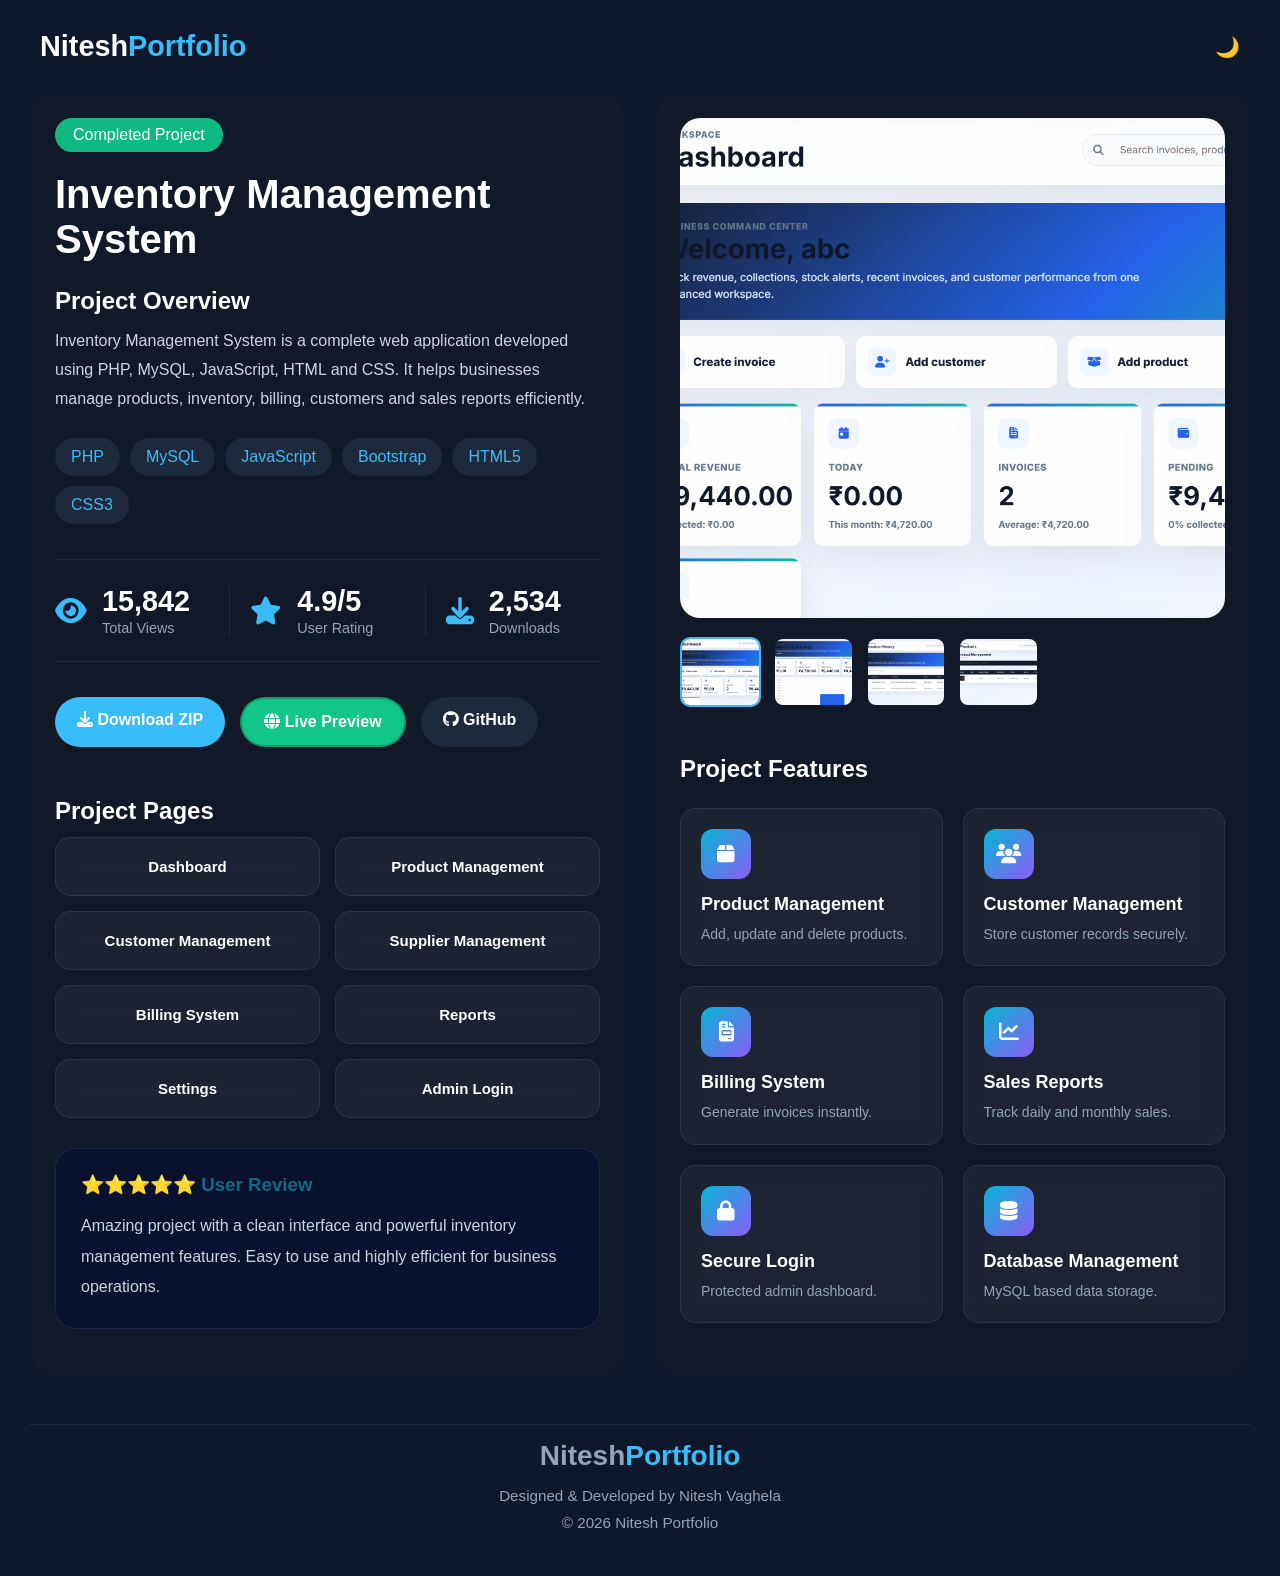
<file: storeinventery.html>
<!DOCTYPE html>
<html lang="en">
<head>
<meta charset="UTF-8">
<meta name="viewport" content="width=device-width, initial-scale=1.0">
<title>Project Details</title>

<link rel="stylesheet" href="https://cdnjs.cloudflare.com/ajax/libs/font-awesome/6.5.1/css/all.min.css">

<style>
:root {
    --bg-body: #0f172a;
    --bg-surface: #111827;
    --bg-card: rgba(255, 255, 255, 0.05);
    --bg-pill: #1e293b;
    --bg-review: #08122f;
    --border-color: rgba(255, 255, 255, 0.08);
    --text-primary: #ffffff;
    --text-secondary: #cbd5e1;
    --text-muted: #94a3b8;
    --accent: #38bdf8;
    --accent-gradient: linear-gradient(135deg, #06b6d4, #8b5cf6);
}

body.light-mode {
    --bg-body: #f8fafc;
    --bg-surface: #ffffff;
    --bg-card: rgba(6, 22, 239, 0.119);;
    --bg-pill: rgba(6, 22, 239, 0.119);;;
    --bg-review: rgba(6, 22, 239, 0.119);;
    --border-color: rgba(0, 0, 0, 0.153);
    --text-primary: #0f172a;
    --text-secondary: #334155;
    --text-muted: #64748b;
}

*{
    margin:0;
    padding:0;
    box-sizing:border-box;
    font-family:Poppins,sans-serif;
}

body{
    background: var(--bg-body);
    color: var(--text-primary);
    padding:30px;
    transition: background 0.3s ease, color 0.3s ease;
}

/* NAVBAR & LOGO */
.navbar {
    max-width: 1400px;
    margin: 0 auto 30px auto;
    display: flex;
    justify-content: space-between;
    align-items: center;
    padding: 0 10px;
}

.logo {
    font-size: 1.8rem;
    font-weight: 700;
    color: var(--text-primary);
    text-decoration: none;
}

.logo span {
    color: var(--accent);
}

.theme-toggle-btn {
    
     background: none;
  border: none;
  font-size: 20px;
  cursor: pointer;
  color: #38bdf8;
}

/*.theme-toggle-btn:hover {
    transform: translateY(-2px);
    border-color: var(--accent);

    background: var(--bg-surface);
    color: var(--text-primary);
    border: 1px solid var(--border-color);
    padding: 10px 20px;
    border-radius: 30px;
    cursor: pointer;
    font-weight: 600;
    display: flex;
    align-items: center;
    gap: 8px;
    transition: all 0.3s ease;
}*/

.project-container{
    max-width:1400px;
    margin:auto;
    display:grid;
    grid-template-columns:1fr 1fr;
    gap:30px;
}

.project-info,
.project-gallery{
    background: var(--bg-surface);
    border-radius:25px;
    padding:25px;
    transition: background 0.3s ease;
}

.status-badge{
    display:inline-block;
    background:#10b981;
    color: #fff;
    padding:8px 18px;
    border-radius:30px;
    margin-bottom:20px;
}

.project-name{
    font-size:2.5rem;
    margin-bottom:25px;
}

.project-overview h2,
.features h2,
.pages-section h2{
    margin-bottom:12px;
    color: var(--text-primary);
}

.project-overview p{
    color: var(--text-secondary);
    line-height:1.8;
    margin-bottom:25px;
}

.tech-stack{
    display:flex;
    flex-wrap:wrap;
    gap:10px;
    margin-bottom:25px;
}

.tech{
    padding:10px 16px;
    border-radius:30px;
    background: var(--bg-pill);
    color: var(--accent);
    font-weight: 500;
}

.project-insights{
    display:flex;
    align-items:center;
    justify-content:space-between;
    gap:20px;
    margin:35px 0;
    padding:25px 0;
    border-top:1px solid var(--border-color);
    border-bottom:1px solid var(--border-color);
}

.insight{
    display:flex;
    align-items:center;
    gap:15px;
    flex:1;
}

.insight i{
    font-size:28px;
    color: var(--accent);
    transition:.3s;
}

.insight h3{
    font-size:1.8rem;
    color: var(--text-primary);
    font-weight:700;
    margin-bottom:2px;
}

.insight p{
    color: var(--text-muted);
    font-size:.9rem;
    margin:0;
}

.divider{
    width:1px;
    height:50px;
    background: var(--border-color);
}

.insight:hover i{
    transform:scale(1.15);
}

/* Mobile Insights */
@media(max-width:768px){
    .project-insights{
        flex-direction:column;
        align-items:flex-start;
        gap:20px;
    }
    .divider{
        width:100%;
        height:1px;
    }
    .insight{
        width:100%;
    }
}

.buttons{
    display:flex;
    flex-wrap:wrap;
    gap:15px;
    margin-bottom:25px;
}

.btn{
    text-decoration:none;
    padding:14px 22px;
    border-radius:40px;
    font-weight:600;
    transition:.3s;
}

.btn:hover{
    transform:translateY(-3px);
}

.download-btn{
    background: var(--accent);
    color:#fff;
}

.preview-btn{
    border:2px solid rgba(0, 0, 0, 0.223);
    color: rgb(255, 255, 255);
    background: #12c68a;
}

.github-btn{
    background: var(--bg-pill);
    color: var(--text-primary);
}

.review-box{
    background: var(--bg-review);
    padding:25px;
    border-radius:20px;
    animation:fadeUp .8s ease;
    border: 1px solid var(--border-color);
    margin: 20px 0;
}

.review-box h3{
    color:#126986;
    margin-bottom:15px;
}

.review-box p{
    color: var(--text-secondary);
    line-height:1.9;
}

.main-image{
    width:100%;
    height:500px;
    object-fit:cover;
    border-radius:20px;
}

.thumbnails{
    display:flex;
    gap:10px;
    margin-top:15px;
}

.thumbnails img{
    width:90px;
    height:70px;
    border-radius:10px;
    object-fit:cover;
    cursor:pointer;
    border: 2px solid transparent;
    transition: 0.2s ease;
}

.thumbnails img.active{
    border-color: var(--accent);
}

.mobile-gallery{
    display:none;
}

@keyframes fadeUp{
    from{
        opacity:0;
        transform:translateY(30px);
    }
    to{
        opacity:1;
        transform:translateY(0);
    }
}

@media(max-width:992px){
    .project-container{
        grid-template-columns:1fr;
    }
    .mobile-gallery{
        display:block;
        margin-bottom:20px;
    }
    .main-image{
        height:250px;
    }
}

@media(max-width:768px){
    body{
        padding:1px 1px;
    }
    .project-name{
        font-size:1.8rem;
    }
    .buttons{
        flex-direction:column;
    }
    .btn{
        width:100%;
        text-align:center;
    }
    .project-gallery{
        display:none;
    }
    .project-info .features-section{
        display: block !important;
    }
}

.mobile-gallery{
    position:relative;
    width:100%;
}

.main-image{
    width:100%;
    height:500px;
    object-fit:cover;
    border-radius:20px;
    transition:opacity .5s ease;
}

/* ARROWS */
.gallery-arrow{
    position:absolute;
    top:50%;
    transform:translateY(-50%);
    width:55px;
    height:55px;
    border:none;
    border-radius:50%;
    cursor:pointer;
    background:rgba(0,0,0,.55);
    color:#fff;
    font-size:20px;
    z-index:10;
    transition:.3s;
}

.gallery-arrow:hover{
    background: var(--accent);
    transform:translateY(-50%) scale(1.1);
}

.left-arrow{ left:15px; }
.right-arrow{ right:15px; }

@media(max-width:768px){
    .main-image{ height:300px; }
    .gallery-arrow{
        width:45px;
        height:45px;
        font-size:16px;
    }
}

/* ==================================
   FEATURES SECTION
================================== */
.features-section{
    padding:40px 0 20px 0;
}

.section-title{
    font-size:24px;
    font-weight:700;
    margin-bottom:25px;
    text-align: left;
    color: var(--text-primary);
}

.features-grid{
    display:grid;
    grid-template-columns:repeat(2,1fr);
    gap:20px;
}

.feature-card{
    padding:20px;
    border-radius:15px;
    background: var(--bg-card);
    border:1px solid var(--border-color);
    backdrop-filter:blur(10px);
    transition:all .3s ease;
    
        
}

.feature-card:hover{
    transform:translateY(-6px);
    box-shadow: 0 8px 30px rgba(40, 49, 174, 0.499);
}

.feature-card i{
    width:50px;
    height:50px;
    display:flex;
    justify-content:center;
    align-items:center;
    font-size:20px;
    border-radius:12px;
    background: var(--accent-gradient);
    color:#fff;
    margin-bottom:15px;
}

.feature-card h3{
    font-size:18px;
    font-weight:600;
    margin-bottom:8px;
    color: var(--text-primary);
}

.feature-card p{
    font-size:14px;
    line-height:1.6;
    color: var(--text-muted);
}

@media (max-width:1024px){
    .features-grid{ grid-template-columns:repeat(2,1fr); }
}

@media (max-width:768px) {
    .section-title { text-align: center; }
}

@media (max-width:480px){
    .features-grid{ grid-template-columns:1fr; gap:12px; }
}

/* ==================================
   PROJECT PAGES SECTION
================================== */
.pages-section{
    padding:25px 0 10px 0;
}

.pages-grid{
    display:grid;
    grid-template-columns:repeat(2,1fr);
    gap:15px;
}

.page-card{
    background: var(--bg-card);
    border:1px solid var(--border-color);
    backdrop-filter:blur(12px);
    border-radius:15px;
    padding:20px;
    text-align:center;
    font-size:15px;
    font-weight:600;
    color: var(--text-primary);
    cursor:pointer;
    transition:all .3s ease;
    
    
}

.page-card:hover{
    transform:translateY(-6px);
    background: var(--accent-gradient);
    border-color:transparent;
    color:#fff;
    box-shadow: 0 8px 30px rgba(40, 49, 174, 0.499);
}

@media(max-width:480px){
    .pages-grid{ grid-template-columns:1fr; }
}

@media (max-width: 992px) {
  .project-container {
    grid-template-columns: 1fr;
    gap: 30px;
  }

  .project-info,
  .project-gallery {
    padding: 20px;
  }
}

@media (max-width: 768px) {
  body {
    padding: 15px;
  }

  .project-name {
    font-size: 2rem;
  }

  .main-image {
    height: 260px;
  }

  .thumbnails {
    flex-wrap: wrap;
    justify-content: center;
    gap: 10px;
  }

  .thumbnails img {
    width: 72px;
    height: 55px;
  }

  .buttons {
    flex-direction: column;
    align-items: stretch;
  }

  .btn {
    width: 100%;
    padding: 14px;
  }

  .features-grid {
    grid-template-columns: 1fr;
  }
}

@media (max-width: 480px) {
  .project-name {
    font-size: 1.7rem;
  }

  .project-image {
    height: 220px;
  }

  .feature-card {
    padding: 16px;
  }

  .page-card {
    padding: 16px;
    font-size: 14px;
  }
}

/* FOOTER SECTION */
.main-footer {
    text-align: center;
    margin-top: 50px;
    padding: 15px 0;
    border-top: 1px solid var(--border-color);
    color: var(--text-muted);
    font-size: 0.95rem;
}

.footer-logo{
    font-size:28px;
    font-weight:700;
    margin-bottom:15px;
}

.footer-logo span{
    color:var(--accent);
}

.footer p{
    color:var(--text-primary);
   
}

.wheel-btn{

    position:fixed;

    right:-60px;
    bottom:25px;

    width:120px;
    height:120px;

    display:flex;
    justify-content:center;
    align-items:center;

    cursor:pointer;

    z-index:10000;

    transition:
    right .8s cubic-bezier(.22,1,.36,1),
    transform .4s ease;

    animation:floatWheel 4s ease-in-out infinite;
}

/* Slide Out */

.wheel-btn:hover{

    right:10px;

    transform:scale(1.08);
}

/* ===================================
   WHEEL
=================================== */

.wheel{

    position:relative;

    width:95px;
    height:95px;

    border-radius:50%;

    background:
    radial-gradient(circle,
    #1e293b,
    #020617);

    border:3px solid #ff3b3b;

    display:flex;
    justify-content:center;
    align-items:center;

    animation:wheelSpin 3s linear infinite;

    box-shadow:
    0 0 15px #ff3b3b,
    0 0 30px rgba(255,59,59,.5);
}

/* Hover Fast Spin */

.wheel-btn:hover .wheel{

    animation-duration:.8s;
}

/* ===================================
   OUTER RING
=================================== */

.wheel::before{

    content:"";

    position:absolute;

    width:76px;
    height:76px;

    border-radius:50%;

    border:2px dashed #ff3b3b;
}

/* ===================================
   SPOKES
=================================== */

.spoke{

    position:absolute;

    width:3px;
    height:60px;

    background:#ff3b3b;

    border-radius:20px;
}

.spoke:nth-child(1){
    transform:rotate(0deg);
}

.spoke:nth-child(2){
    transform:rotate(45deg);
}

.spoke:nth-child(3){
    transform:rotate(90deg);
}

.spoke:nth-child(4){
    transform:rotate(135deg);
}

/* ===================================
   CENTER HUB
=================================== */

.hub{

    position:absolute;

    width:32px;
    height:32px;

    border-radius:50%;

    display:flex;
    justify-content:center;
    align-items:center;

    background:#ff3b3b;

    color:#fff;

    font-size:16px;

    box-shadow:
    0 0 10px #ff3b3b,
    0 0 20px #ff3b3b;
}

/* ===================================
   CURSOR OFF = BLUE
=================================== */

body.cursor-off .wheel{

    border-color:#38bdf8;

    box-shadow:
    0 0 15px #38bdf8,
    0 0 30px rgba(56,189,248,.5);
}

body.cursor-off .wheel::before{

    border-color:#38bdf8;
}

body.cursor-off .spoke{

    background:#38bdf8;
}

body.cursor-off .hub{

    background:#38bdf8;

    box-shadow:
    0 0 10px #38bdf8,
    0 0 20px #38bdf8;
}

/* ===================================
   ANIMATIONS
=================================== */

@keyframes wheelSpin{

    from{
        transform:rotate(0deg);
    }

    to{
        transform:rotate(360deg);
    }
}

@keyframes floatWheel{

    0%{
        transform:translateY(0px);
    }

    50%{
        transform:translateY(-10px);
    }

    100%{
        transform:translateY(0px);
    }
}

/* ===================================
   MOBILE
=================================== */

@media(max-width:768px){

    .wheel-btn{

        width:90px;
        height:90px;

        right:-45px;
    }

    .wheel{

        width:75px;
        height:75px;
    }

    .wheel::before{

        width:58px;
        height:58px;
    }

    .spoke{

        height:45px;
    }

    .wheel-btn:hover{

        right:8px;
    }
}



        .thumbnails {
    display: flex;
    gap: 12px;
    width: 100%;
    overflow-x: auto;
    overflow-y: hidden;
    scroll-behavior: smooth;
    padding-bottom: 8px;
    box-sizing: border-box;
}

.thumbnails .thumb {
    flex: 0 0 calc((100% - 60px) / 6);
    width: calc((100% - 60px) / 6);
    min-width: 0;
    aspect-ratio: 16 / 9;
    object-fit: cover;
    cursor: pointer;
}

.thumbnails::-webkit-scrollbar {
    height: 6px;
}

.thumbnails::-webkit-scrollbar-thumb {
    border-radius: 10px;
}

.thumbnails::-webkit-scrollbar-track {
    border-radius: 10px;
}

/* ================================
   PREMIUM CONTACT POPUP
================================ */

.contact-popup {
    position: fixed;
    inset: 0;
    z-index: 99999;
    display: flex;
    align-items: center;
    justify-content: center;
    padding: 20px;

    background:
        radial-gradient(circle at 50% 30%, rgba(108, 76, 255, 0.18), transparent 40%),
        rgba(5, 5, 15, 0.78);

    backdrop-filter: blur(10px);
    -webkit-backdrop-filter: blur(10px);

    opacity: 0;
    visibility: hidden;
    pointer-events: none;

    transition:
        opacity 0.35s ease,
        visibility 0.35s ease;
}

.contact-popup.active {
    opacity: 1;
    visibility: visible;
    pointer-events: auto;
}

/* Popup Box */

.contact-popup-box {
    position: relative;
    width: 100%;
    max-width: 470px;
    overflow: hidden;

    padding: 42px 34px 28px;

    border: 1px solid rgba(255, 255, 255, 0.16);
    border-radius: 26px;

    background:
        linear-gradient(
            145deg,
            rgba(255, 255, 255, 0.98),
            rgba(248, 247, 255, 0.96)
        );

    box-shadow:
        0 35px 90px rgba(0, 0, 0, 0.35),
        0 0 60px rgba(108, 76, 255, 0.18);

    text-align: center;

    transform: translateY(35px) scale(0.88);
    opacity: 0;

    transition:
        transform 0.45s cubic-bezier(0.16, 1, 0.3, 1),
        opacity 0.35s ease;
}

.contact-popup.active .contact-popup-box {
    transform: translateY(0) scale(1);
    opacity: 1;
}

/* Animated Background Glow */

.popup-glow {
    position: absolute;
    width: 220px;
    height: 220px;

    top: -110px;
    left: 50%;
    transform: translateX(-50%);

    background: rgba(108, 76, 255, 0.22);
    filter: blur(55px);
    border-radius: 50%;

    animation: popupGlow 4s ease-in-out infinite;
}

@keyframes popupGlow {
    0%, 100% {
        transform: translateX(-50%) scale(1);
        opacity: 0.65;
    }

    50% {
        transform: translateX(-50%) scale(1.25);
        opacity: 1;
    }
}

/* Close Button */

.contact-popup-close {
    position: absolute;
    top: 16px;
    right: 16px;

    width: 38px;
    height: 38px;

    display: flex;
    align-items: center;
    justify-content: center;

    border: 1px solid rgba(0, 0, 0, 0.08);
    border-radius: 50%;

    background: rgba(0, 0, 0, 0.04);
    color: #555;

    font-size: 15px;
    cursor: pointer;

    transition: all 0.25s ease;
}

.contact-popup-close:hover {
    background: #111;
    color: #fff;
    transform: rotate(90deg);
}

/* Main Icon */

.contact-popup-icon {
    position: relative;
    z-index: 2;

    width: 78px;
    height: 78px;

    margin: 0 auto 18px;

    display: flex;
    align-items: center;
    justify-content: center;

    border-radius: 24px;

    background: linear-gradient(135deg, #6c4cff, #8d6cff);
    color: #fff;

    font-size: 30px;

    box-shadow:
        0 12px 30px rgba(108, 76, 255, 0.35);

    animation: floatingIcon 3s ease-in-out infinite;
}

.contact-popup-icon::before {
    content: "";
    position: absolute;
    inset: -7px;

    border: 1px solid rgba(108, 76, 255, 0.25);
    border-radius: 29px;

    animation: iconRing 2.5s ease-out infinite;
}

@keyframes floatingIcon {
    0%, 100% {
        transform: translateY(0);
    }

    50% {
        transform: translateY(-7px);
    }
}

@keyframes iconRing {
    0% {
        transform: scale(0.9);
        opacity: 0.8;
    }

    100% {
        transform: scale(1.25);
        opacity: 0;
    }
}

/* Badge */

.popup-badge {
    display: inline-flex;
    align-items: center;
    gap: 6px;

    margin-bottom: 12px;
    padding: 6px 12px;

    border-radius: 30px;

    background: rgba(108, 76, 255, 0.09);
    color: #6c4cff;

    font-size: 12px;
    font-weight: 700;
    letter-spacing: 0.3px;
}

.popup-badge i {
    font-size: 10px;
}

/* Heading */

.contact-popup-box h2 {
    position: relative;
    z-index: 2;

    margin: 0 0 12px;

    color: #15151c;

    font-size: 27px;
    line-height: 1.2;
    font-weight: 800;
}

/* Description */

.popup-description {
    position: relative;
    z-index: 2;

    max-width: 390px;

    margin: 0 auto 25px;

    color: #686875;

    font-size: 15px;
    line-height: 1.65;
}

/* Contact Buttons */

.contact-popup-buttons {
    position: relative;
    z-index: 2;

    display: flex;
    flex-direction: column;
    gap: 12px;
}

.contact-btn {
    display: flex;
    align-items: center;

    width: 100%;
    box-sizing: border-box;

    padding: 13px 15px;

    border-radius: 14px;

    text-decoration: none;

    transition:
        transform 0.25s ease,
        box-shadow 0.25s ease;
}

.contact-btn > i:first-child {
    width: 42px;
    height: 42px;

    display: flex;
    align-items: center;
    justify-content: center;

    margin-right: 12px;

    border-radius: 11px;

    font-size: 20px;
}

.contact-btn span {
    display: flex;
    flex: 1;
    flex-direction: column;

    text-align: left;
}

.contact-btn strong {
    font-size: 14px;
    margin-bottom: 2px;
}

.contact-btn small {
    font-size: 11px;
    opacity: 0.75;
}

.contact-btn .arrow {
    width: auto !important;
    height: auto !important;

    margin: 0 !important;

    font-size: 13px !important;

    transition: transform 0.25s ease;
}

.contact-btn:hover {
    transform: translateY(-3px);
}

.contact-btn:hover .arrow {
    transform: translateX(4px);
}

/* WhatsApp */

.contact-btn.whatsapp {
    background: #25d366;
    color: #fff;

    box-shadow:
        0 8px 22px rgba(37, 211, 102, 0.22);
}

.contact-btn.whatsapp > i:first-child {
    background: rgba(255, 255, 255, 0.18);
}

/* Email */

.contact-btn.email {
    background: #6c4cff;
    color: #fff;

    box-shadow:
        0 8px 22px rgba(108, 76, 255, 0.22);
}

.contact-btn.email > i:first-child {
    background: rgba(255, 255, 255, 0.18);
}

/* Footer */

.popup-footer {
    position: relative;
    z-index: 2;

    display: flex;
    align-items: center;
    justify-content: center;
    gap: 7px;

    margin-top: 22px;

    color: #999;

    font-size: 11px;
}

.popup-footer i {
    color: #6c4cff;
}

/* Mobile */

@media (max-width: 500px) {
    .contact-popup {
        padding: 15px;
    }

    .contact-popup-box {
        padding: 38px 22px 24px;
        border-radius: 22px;
    }

    .contact-popup-box h2 {
        font-size: 23px;
    }

    .popup-description {
        font-size: 14px;
    }

    .contact-popup-icon {
        width: 68px;
        height: 68px;
        border-radius: 20px;
        font-size: 26px;
    }
}

</style>
</head>

<body>


    <!-- Contact Popup -->
<div id="contactPopup" class="contact-popup">
    <div class="contact-popup-box">

        <button class="contact-popup-close" onclick="closeContactPopup()">
            <i class="fas fa-times"></i>
        </button>

        <div class="popup-glow"></div>

        <div class="contact-popup-icon">
            <i class="fas fa-code"></i>
        </div>

        <span class="popup-badge">
            <i class="fas fa-star"></i> Project Available
        </span>

        <h2>Interested in This Project?</h2>

        <p class="popup-description">
            Get the complete source code or discuss a custom
            website built for your business.
        </p>

        <div class="contact-popup-buttons">

            <a href="https://wa.me/YOUR_NUMBER"
               target="_blank"
               class="contact-btn whatsapp">
                <i class="fab fa-whatsapp"></i>
                <span>
                    <strong>WhatsApp Me</strong>
                    <small>Quick response</small>
                </span>
                <i class="fas fa-arrow-right arrow"></i>
            </a>

            <a href="mailto:YOUR_EMAIL"
               class="contact-btn email">
                <i class="fas fa-envelope"></i>
                <span>
                    <strong>Email Me</strong>
                    <small>Send an enquiry</small>
                </span>
                <i class="fas fa-arrow-right arrow"></i>
            </a>

        </div>

        <div class="popup-footer">
            <i class="fas fa-shield-alt"></i>
            Source code & customization available
        </div>

    </div>
</div>
<header class="navbar">
    <a href="index.html" class="logo">Nitesh<span>Portfolio</span></a>
    <button class="theme-toggle-btn" onclick="toggleTheme()" aria-label="Toggle light and dark theme">
        🌙 
    </button>
</header>

<div class="project-container">

    <div class="project-info">
        <div class="status-badge">Completed Project</div>

        <h1 class="project-name">
            Inventory Management System
        </h1>

        <div class="mobile-gallery">
            <button class="gallery-arrow left-arrow" onclick="prevSlide()">
                <i class="fas fa-chevron-left"></i>
            </button>

            <img id="mobileMain"
                 class="main-image"
                 src="storeinventory/Screenshot 2026-09-29 200710.png"
                 alt="Project Image">

            <button class="gallery-arrow right-arrow" onclick="nextSlide()">
                <i class="fas fa-chevron-right"></i>
            </button>
        </div>

        <div class="project-overview">
            <h2>Project Overview</h2>
            <p>
                Inventory Management System is a complete web application
                developed using PHP, MySQL, JavaScript, HTML and CSS.
                It helps businesses manage products, inventory,
                billing, customers and sales reports efficiently.
            </p>
        </div>

        <div class="tech-stack">
            <span class="tech">PHP</span>
            <span class="tech">MySQL</span>
            <span class="tech">JavaScript</span>
            <span class="tech">Bootstrap</span>
            <span class="tech">HTML5</span>
            <span class="tech">CSS3</span>
        </div>

        <div class="project-insights">
            <div class="insight">
                <i class="fas fa-eye"></i>
                <div>
                    <h3>15,842</h3>
                    <p>Total Views</p>
                </div>
            </div>
            <div class="divider"></div>
            <div class="insight">
                <i class="fas fa-star"></i>
                <div>
                    <h3>4.9/5</h3>
                    <p>User Rating</p>
                </div>
            </div>
            <div class="divider"></div>
            <div class="insight">
                <i class="fas fa-download"></i>
                <div>
                    <h3>2,534</h3>
                    <p>Downloads</p>
                </div>
            </div>
        </div>

        <div class="buttons">
             <a href="javascript:void(0)" class="btn download-btn" onclick="openContactPopup()">
        <i class="fas fa-download"></i> Download ZIP
    </a>
            <a href="https://invoicepromax.infinityfreeapp.com/products.php" class="btn preview-btn">
                <i class="fas fa-globe"></i> Live Preview
            </a>
            <a href="#" class="btn github-btn">
                <i class="fab fa-github"></i> GitHub
            </a>
        </div>

        <section class="pages-section">
            <h2 class="section-title">Project Pages</h2>
            <div class="pages-grid">
                <div class="page-card">Dashboard</div>
                <div class="page-card">Product Management</div>
                <div class="page-card">Customer Management</div>
                <div class="page-card">Supplier Management</div>
                <div class="page-card">Billing System</div>
                <div class="page-card">Reports</div>
                <div class="page-card">Settings</div>
                <div class="page-card">Admin Login</div>
            </div>
        </section>

        <section class="features-section" style="display: none;">
            <h2 class="section-title">Project Features</h2>
            <div class="features-grid">
                <div class="feature-card"><i class="fas fa-box"></i><h3>Product Management</h3><p>Add, update and delete products.</p></div>
                <div class="feature-card"><i class="fas fa-users"></i><h3>Customer Management</h3><p>Store customer records securely.</p></div>
                <div class="feature-card"><i class="fas fa-file-invoice"></i><h3>Billing System</h3><p>Generate invoices instantly.</p></div>
                <div class="feature-card"><i class="fas fa-chart-line"></i><h3>Sales Reports</h3><p>Track daily and monthly sales.</p></div>
                <div class="feature-card"><i class="fas fa-lock"></i><h3>Secure Login</h3><p>Protected admin dashboard.</p></div>
                <div class="feature-card"><i class="fas fa-database"></i><h3>Database Management</h3><p>MySQL based data storage.</p></div>
            </div>
        </section>

        <div class="review-box">
            <h3>⭐⭐⭐⭐⭐ User Review</h3>
            <p>
                Amazing project with a clean interface and powerful
                inventory management features. Easy to use and highly
                efficient for business operations.
            </p>
        </div>
    </div>

    <div class="project-gallery">
        <img id="mainImage" 
             class="main-image" 
             src="storeinventory/Screenshot 2026-09-29 200710.png"
             alt="Desktop gallery display view">

        <div class="thumbnails">
            <img src="storeinventory/Screenshot 2026-09-29 200710.png" onclick="syncActiveSlide(0)" class="thumb active">
            <img src="storeinventory/Screenshot 2026-09-29 200757.png" onclick="syncActiveSlide(1)" class="thumb">
            <img src="storeinventory/Screenshot 2026-09-29 200831.png" onclick="syncActiveSlide(2)" class="thumb">
            <img src="storeinventory/Screenshot 2026-09-29 200941.png" onclick="syncActiveSlide(3)" class="thumb">
        </div>

        <section class="features-section">
            <h2 class="section-title">Project Features</h2>
            <div class="features-grid">
                <div class="feature-card">
                    <i class="fas fa-box"></i>
                    <h3>Product Management</h3>
                    <p>Add, update and delete products.</p>
                </div>
                <div class="feature-card">
                    <i class="fas fa-users"></i>
                    <h3>Customer Management</h3>
                    <p>Store customer records securely.</p>
                </div>
                <div class="feature-card">
                    <i class="fas fa-file-invoice"></i>
                    <h3>Billing System</h3>
                    <p>Generate invoices instantly.</p>
                </div>
                <div class="feature-card">
                    <i class="fas fa-chart-line"></i>
                    <h3>Sales Reports</h3>
                    <p>Track daily and monthly sales.</p>
                </div>
                <div class="feature-card">
                    <i class="fas fa-lock"></i>
                    <h3>Secure Login</h3>
                    <p>Protected admin dashboard.</p>
                </div>
                <div class="feature-card">
                    <i class="fas fa-database"></i>
                    <h3>Database Management</h3>
                    <p>MySQL based data storage.</p>
                </div>
            </div>
        </section>
    </div> 
</div>


<footer class="main-footer">
     
    <div class="footer-logo">
            Nitesh<span>Portfolio</span>
        </div>

        <p style="margin-bottom: 10px;">
            
Designed & Developed by Nitesh Vaghela
</p>
 
           <p>&copy; <span id="year"></span> Nitesh Portfolio</p>
        

        
    </div>
</footer>

<script>
/* ==========================================
   DARK & LIGHT MODE CONTROLLER
========================================== */
const themeBtn =
document.querySelector(".theme-toggle-btn");

/* Load Saved Theme */

window.addEventListener("load",()=>{

    const savedTheme =
    localStorage.getItem("theme");

    if(savedTheme === "light"){

        document.body.classList.add("light-mode");

        themeBtn.innerHTML = "☀️";

    }else{

        themeBtn.innerHTML = "🌙";

    }

});

/* Toggle Theme */

function toggleTheme(){

    document.body.classList.toggle("light-mode");

    if(document.body.classList.contains("light-mode")){

        localStorage.setItem(
            "theme",
            "light"
        );

        themeBtn.innerHTML = "☀️";

    }else{

        localStorage.setItem(
            "theme",
            "dark"
        );

        themeBtn.innerHTML = "🌙";

    }

}
/* ==========================================
   IMAGE SLIDER CONTROLLER
========================================== */
const galleryImages = [
    
    "storeinventory/Screenshot 2026-09-29 200710.png",
    "storeinventory/Screenshot 2026-09-29 200757.png",
    "storeinventory/Screenshot 2026-09-29 200831.png",
    "storeinventory/Screenshot 2026-09-29 200941.png"
];

let currentIndex = 0;
const mainImage = document.getElementById("mainImage");
const mobileMain = document.getElementById("mobileMain");
const thumbs = document.querySelectorAll(".thumbnails .thumb");

function syncActiveSlide(index) {
    currentIndex = index;
    
    // Update Desktop Main View
    if(mainImage) mainImage.src = galleryImages[currentIndex];
    // Update Mobile Main View
    if(mobileMain) mobileMain.src = galleryImages[currentIndex];

    // Refresh active image styling references
    thumbs.forEach((thumb) => {
        const thumbSrc = thumb.getAttribute('src');
        if(thumbSrc === galleryImages[currentIndex]) {
            thumb.classList.add("active");
        } else {
            thumb.classList.remove("active");
        }
    });
}

function nextSlide() {
    currentIndex = (currentIndex + 1) % galleryImages.length;
    showSlideWithFade(currentIndex);
}

function prevSlide() {
    currentIndex = (currentIndex - 1 + galleryImages.length) % galleryImages.length;
    showSlideWithFade(currentIndex);
}

function showSlideWithFade(index) {
    const activeView = window.innerWidth > 992 ? mainImage : mobileMain;
    if(!activeView) return;

    activeView.style.opacity = "0.3";
    setTimeout(() => {
        syncActiveSlide(index);
        activeView.style.opacity = "1";
    }, 150);
}

function changeMobile(element) {
    const targetIdx = galleryImages.indexOf(element.src);
    if(targetIdx !== -1) syncActiveSlide(targetIdx);
}

// Global Event delegation configuration for thumbnails
thumbs.forEach((thumb, index) => {
    thumb.addEventListener("click", () => {
        syncActiveSlide(index);
    });
});

// Automatic structural execution sequence loop interval
setInterval(() => {
    nextSlide();
}, 4000);

/* ==========================
   FOOTER YEAR
========================== */

const yearElement =
document.getElementById("year");

if(yearElement){

    yearElement.textContent =
    new Date().getFullYear();

}



function openContactPopup() {
    document.body.style.overflow = "hidden";
    document.getElementById("contactPopup").classList.add("active");
}

function closeContactPopup() {
    document.getElementById("contactPopup").classList.remove("active");
    document.body.style.overflow = "";
}

document.getElementById("contactPopup").addEventListener("click", function (e) {
    if (e.target === this) {
        closeContactPopup();
    }
});

document.addEventListener("keydown", function (e) {
    if (e.key === "Escape") {
        closeContactPopup();
    }
});
</script>

</body>
</html>
</file>
<file: main.css>
/* RESET */
* {
  margin: 0;
  padding: 0;
  box-sizing: border-box;
  font-family: "Poppins", sans-serif;
}

body {
  background: linear-gradient(135deg, #020617, #0f172a);
  color: #ffffff;
  overflow-x: hidden;
  transition: 0.3s;
}

.container{
    width:100%;
    max-width:1200px;
    margin:auto;
    padding:0 20px;
}

/* HEADER */
.header {
  background: #020617;
  position: sticky;
  top: 0;
  z-index: 1000;
}

.header-content {
  height: 70px;
  display: flex;
  align-items: center;
  justify-content: space-between;
}

.logo {
  font-size: 26px;
  font-weight: bold;
}

.logo span {
  color: #38bdf8;
}

.nav {
  display: flex;
  gap: 25px;
}

.nav a {
  color: #fff;
  text-decoration: none;
  position: relative;
}

.nav a::after {
  content: "";
  position: absolute;
  left: 0;
  bottom: -5px;
  width: 0;
  height: 2px;
  background: #38bdf8;
  transition: 0.3s;
}

.nav a:hover::after {
  width: 100%;
}

.right-controls {
  display: flex;
  gap: 15px;
  align-items: center;
}

.menu-toggle {
  display: none;
  font-size: 24px;
  cursor: pointer;
}

.theme-toggle {
  background: none;
  border: none;
  font-size: 20px;
  cursor: pointer;
  color: #38bdf8;
}

.theme-toggle-btn {
    background: var(--bg-surface);
    color: var(--text-primary);
    border: 1px solid var(--border-color);
    padding: 10px 20px;
    border-radius: 30px;
    cursor: pointer;
    font-weight: 600;
    display: flex;
    align-items: center;
    gap: 8px;
    transition: all 0.3s ease;
}

.theme-toggle-btn:hover {
    transform: translateY(-2px);
    border-color: var(--accent);
}

/* HERO */
.hero {
  min-height: 100vh;
  display: flex;
  align-items: center;
  padding-top: 80px;
}


.hero-grid {
  display: grid;
  grid-template-columns: 1.2fr 1fr;
  align-items: center;
  gap: 50px;
}

.hero-text h1 {
  font-size: 52px;
}

.hero-text span {
  color: #38bdf8;
}

.typing {
  font-size: 26px;
  color: #38bdf8;
  height: 32px;
  margin: 10px 0;
}

.hero-text p {
  max-width: 520px;
  margin: 15px 0 25px;
  color: #cbd5f5;
}

.hero-text button {
  padding: 12px 35px;
  border: none;
  background: #38bdf8;
  color: #020617;
  border-radius: 30px;
  font-size: 16px;
  cursor: pointer;
}


/* =========================
   WATER / LIQUID IMAGE SHAPE
========================= */

.image-card {
  width: 320px;
  height: 420px;
  padding: 15px;
  background: linear-gradient(
    135deg,
    rgba(56,189,248,0.35),
    rgba(2,6,23,0.9)
  );
  border-radius: 60% 40% 30% 70% / 60% 30% 70% 40%;
  box-shadow:
    0 30px 60px rgba(0,0,0,0.6),
    inset 0 0 30px rgba(56,189,248,0.4);
  animation: waterBlob 8s ease-in-out infinite;
  transform-style: preserve-3d;
  position: relative;
}

/* Glow effect */
.image-card::before {
  content: "";
  position: absolute;
  inset: -10px;
  border-radius: inherit;
  background: linear-gradient(
    135deg,
    #38bdf8,
    transparent,
    #0ea5e9
  );
  filter: blur(30px);
  opacity: 0.7;
  z-index: -1;
}

/* Image inside blob */
.image-card img {
  width: 100%;
  height: 100%;
  object-fit: cover;
  border-radius: inherit;
  transform: translateZ(40px);
  display: block;
}

/* =========================
   WATER ANIMATION
========================= */
@keyframes waterBlob {
  0% {
    border-radius: 60% 40% 30% 70% / 60% 30% 70% 40%;
  }
  50% {
    border-radius: 30% 60% 70% 40% / 50% 60% 30% 60%;
  }
  100% {
    border-radius: 60% 40% 30% 70% / 60% 30% 70% 40%;
  }
}

/* FLOAT */
@keyframes float {
  0%, 100% { transform: translateY(0); }
  50% { transform: translateY(-20px); }
}

/* FOOTER */
.footer {
  background: #020617;
  padding: 25px 0;
}

.footer-content {
  display: flex;
  justify-content: space-between;
  flex-wrap: wrap;
}
.footer p{
  color: #ffffff;
}
.social-links a {
  color: #38bdf8;
  margin-left: 15px;
  text-decoration: none;
}

/* PAGE TRANSITION */
.page-transition {
  position: fixed;
  inset: 0;
  background: #020617;
  transform: translateY(100%);
  transition: 0.6s ease;
  z-index: 9999;
}

.page-transition.active {
  transform: translateY(0);
}

/* SCROLL */
.scroll-animate {
  opacity: 0;
  transform: translateY(40px);
  transition: 0.8s;
}

.scroll-animate.show {
  opacity: 1;
  transform: translateY(0);
}

/* LIGHT MODE */

body.light .image-card {
  background: linear-gradient(
    135deg,
    rgba(56,189,248,0.25),
    #ffffff
  );
}

body.light {
  background: #f8fafc;
  color: #020617;
}

body.light .header,
body.light .footer {
  background: #e2e8f0;
}

body.light .nav a {
  color: #020617;
  
}

body.light .hero-text p {
  color: #020617;
}

body.light form label {
  color: #020617;
}



/* RESPONSIVE */
@media (max-width: 900px) {
  .hero-grid {
    grid-template-columns: 1fr;
    text-align: center;
  }

  .hero-image {
    margin-top: 50px;
  }

  .menu-toggle {
    display: block;
  }

  .nav {
    position: absolute;
    top: 70px;
    right: 5px;
    background: #020617;
    flex-direction: column;
    width: 80px;
    padding: 20px;
    display: none;
  }

  .nav.active {
    display: flex;
  }

  body.light .nav {
    background: #ffffff !important;
  }

  body.light .nav a {
    color: #111 !important;
  }

  body.light .nav a:hover {
    color: #0284c7 !important;
  }

  body.light .nav a.active {
    color: #0284c7 !important;
  }
}



/* =========================
   SVG LIQUID FILTER
========================= */
.liquid-svg {
  position: absolute;
  width: 0;
  height: 0;
}


.section h2 {
  font-size: 38px;
  text-align: center;
  margin-bottom: 50px;
  position: relative;
}

.section h2::after {
  content: "";
  width: 80px;
  height: 4px;
  background: #38bdf8;
  display: block;
  margin: 15px auto 0;
  border-radius: 10px;
}
/* =========================
   LIQUID IMAGE SHAPE
========================= 
.image-card.liquid {
  width: 320px;
  height: 420px;
  padding: 15px;
  filter: url(#liquid);
  border-radius: 60% 40% 30% 70% / 60% 30% 70% 40%;
  background: linear-gradient(
    135deg,
    rgba(56,189,248,0.4),
    rgba(2,6,23,0.9)
  );
  box-shadow:
    0 30px 60px rgba(0,0,0,0.6),
    inset 0 0 30px rgba(56,189,248,0.5);
  animation: blob 8s ease-in-out infinite;
  position: relative;
  overflow: hidden;
}
*/
/* Water morphing */
@keyframes blob {
  0% {
    border-radius: 60% 40% 30% 70% / 60% 30% 70% 40%;
  }
  50% {
    border-radius: 30% 60% 70% 40% / 50% 60% 30% 60%;
  }
  100% {
    border-radius: 60% 40% 30% 70% / 60% 30% 70% 40%;
  }
}

.image-card img {
  width: 100%;
  height: 100%;
  object-fit: cover;
  border-radius: inherit;
}

/* =========================
   FLOATING BUBBLES
========================= */
.bubbles {
  position: absolute;
  inset: 0;
  pointer-events: none;
  overflow: hidden;
}
.bubbles{
  z-index: -1;
}
.bubble {
  position:fixed;
  bottom: -50px;
  width: 15px;
  height: 15px;
  background: rgba(56,189,248,0.4);
  border-radius: 50%;
  animation: rise linear infinite;
  filter: blur(1px);
}

@keyframes rise {
  0% {
    transform: translateY(0) scale(0.6);
    opacity: 0;
  }
  20% { opacity: 0.6; }
  100% {
    transform: translateY(-500px) scale(1.2);
    opacity: 0;
  }
}

/* LIGHT MODE FIX 
body.light .image-card.liquid {
  background: linear-gradient(
    135deg,
    rgba(56,189,248,0.25),
    #ffffff
  );
}
*/

/* ACTIVE NAV LINK */
.nav a.active {
  color: #38bdf8;
  font-weight: 600;
}

.nav a.active::after {
  width: 100%;
}

/* Light mode active */
body.light .nav a.active {
  color: #0284c7;
}
  



/* PAGE CONTENT */
.page-content {
  padding:0px;
}

/* CONTACT SECTION */
.contact-section {
  padding: 10px 0;
  text-align: center;
  position: relative;
  overflow: hidden;
}

.contact-section h2 {
  font-size: 38px;
  margin-bottom: 20px;
  position: relative;
}

.contact-section h2::after {
  content: "";
  width: 80px;
  height: 4px;
  background: #38bdf8;
  display: block;
  margin: 15px auto 0;
  border-radius: 10px;
}

.contact-section p {
  margin-bottom: 40px;
  color: #cbd5f5;
}

body.light .contact-section p {
  color: #000000;
}

/* FLOATING BUBBLES */
.contact-section::before,
.contact-section::after {
  content: "";
  position: absolute;
  width: 300px;
  height: 300px;
  background: rgba(56,189,248,0.15);
  border-radius: 50%;
  animation: float 12s ease-in-out infinite;
  z-index: 0;
}

.contact-section::after {
  right: -100px;
  top: 50%;
  background: rgba(14,165,233,0.1);
  animation-duration: 18s;
}

.contact-section::before {
  left: -100px;
  top: 30%;
}

/* CONTACT FORM */
form {
  max-width: 600px;
  margin: auto;
  display: flex;
  flex-direction: column;
  gap: 20px;
  position: relative;
  z-index: 1;
}

form .form-group {
  display: flex;
  flex-direction: column;
  text-align: left;
}

form label {
  margin-bottom: 5px;
  font-weight: 500;
  color: #94a3b8;
}

form input,
form textarea {
  width: 100%;
  padding: 12px 15px;
  border-radius: 8px;
  border: none;
  font-size: 16px;
  background: rgba(2,6,23,0.8);
  color: #fff;
  transition: 0.3s;
}


form input:focus,
form textarea:focus {
  outline: none;
  box-shadow: 0 0 10px #38bdf8;
}

form button {
  padding: 12px 35px;
  border: none;
  border-radius: 30px;
  background: #38bdf8;
  color: #020617;
  font-size: 16px;
  cursor: pointer;
  transition: 0.3s;
}

form button:hover {
  background: #0ea5e9;
}

/* CONTACT INFO */
.contact-info {
  margin-top: 50px;
  color: #94a3b8;
  position: relative;
  z-index: 1;
}

body.light .contact-info p {
  color: #000000;
}
.contact-info a {
  color: #38bdf8;
  text-decoration: none;
}

.contact-info a:hover {
  text-decoration: underline;
}


/* =========================
   RESUME BUTTON
========================= */
.resume-btn {
  padding: 6px 16px;
  border-radius: 20px;
  border: 1px solid #38bdf8;
  background: transparent;
  color: #38bdf8;
  cursor: pointer;
  font-size: 14px;
  transition: 0.3s;
}

.resume-btn:hover {
  background: #38bdf8;
  color: #020617;
}

/* =========================
   RESUME MODAL
========================= */
.resume-modal {
  position: fixed;
  inset: 0;
  background: rgba(2,6,23,0.75);
  backdrop-filter: blur(10px);
  display: flex;
  align-items: center;
  justify-content: center;
  opacity: 0;
  pointer-events: none;
  transition: 0.4s;
  z-index: 9999;
}

.resume-modal.show {
  opacity: 1;
  pointer-events: auto;
}

.resume-box {
  width: 90%;
  max-width: 800px;
  height: 85vh;
  background: #020617;
  border-radius: 20px;
  display: flex;
  flex-direction: column;
  box-shadow: 0 30px 80px rgba(0,0,0,0.6);
  animation: scaleIn 0.4s ease;
}

/* Header */
.resume-header {
  display: flex;
  justify-content: space-between;
  align-items: center;
  padding: 15px 20px;
  border-bottom: 1px solid rgba(56,189,248,0.2);
}

.resume-header h3 {
  color: #38bdf8;
}

.close-resume {
  font-size: 26px;
  cursor: pointer;
}

/* Content */
.resume-content {
  flex: 1;
  padding: 10px;
}

.resume-content iframe {
  width: 100%;
  height: 100%;
  border-radius: 12px;
  border: none;
  background: #fff;
}

/* Actions */
.resume-actions {
  padding: 15px;
  text-align: center;
}

.download-btn {
  padding: 10px 30px;
  background: #38bdf8;
  color: #020617;
  border-radius: 30px;
  text-decoration: none;
  font-weight: 600;
}

/* Animation */
@keyframes scaleIn {
  from {
    transform: scale(0.8);
    opacity: 0;
  }
  to {
    transform: scale(1);
    opacity: 1;
  }
}

/* =========================
   LIGHT MODE
========================= */
body.light .resume-box {
  background: #ffffff;
}

body.light .resume-header h3 {
  color: #0284c7;
}

body.light .resume-modal {
  background: rgba(255,255,255,0.75);
}

/* GLOBAL MOBILE LAYOUT */
@media (max-width: 900px) {
  .container {
    padding: 0 18px;
  }

  .header-content {
    flex-wrap: wrap;
    justify-content: space-between;
    gap: 12px;
    height: auto;
    padding: 14px 0;
  }

  .nav {
    position: fixed;
    top: 70px;
    right: 12px;
    background: rgba(2, 6, 23, 0.96);
    width: min(260px, 92%);
    padding: 18px;
    display: none;
    flex-direction: column;
    align-items: flex-start;
    gap: 12px;
    border-radius: 18px;
    box-shadow: 0 20px 45px rgba(0, 0, 0, 0.35);
  }

  .nav.active {
    display: flex;
  }

  .nav a {
    width: 100%;
    padding: 10px 0;
  }

  .menu-toggle {
    display: block;
  }

  .hero {
    padding-top: 100px;
  }

  .hero-grid {
    grid-template-columns: 1fr;
    text-align: center;
  }

  .hero-text h1 {
    font-size: 38px;
  }

  .typing {
    font-size: 1.5rem;
  }

  .hero-text p {
    max-width: 100%;
    margin: 20px auto 30px;
  }

  .hero-text button {
    width: min(220px, 100%);
    margin: 0 auto 12px;
  }

  .image-card {
    width: min(340px, 100%);
    height: 340px;
    margin: 0 auto;
  }

  .about-hero {
    gap: 24px;
  }

  .about-right,
  .about-left {
    width: 100%;
  }

  .about-right {
    padding: 24px 18px;
  }

  .section h2 {
    font-size: 2.4rem;
  }
}

@media (max-width: 768px) {
  .hero-text h1 {
    font-size: 2.3rem;
  }

  .typing {
    font-size: 1.2rem;
  }

  .hero-text p {
    font-size: 1rem;
  }

  .hero-text button {
    font-size: 15px;
    padding: 12px 20px;
  }

  .image-card {
    height: 300px;
  }

  .contact-section h2 {
    font-size: 2.4rem;
  }

  form {
    width: 100%;
    padding: 0;
  }

  .footer-content {
    flex-direction: column;
    align-items: center;
    gap: 16px;
  }

  .social-links {
    margin-top: 8px;
  }
}

@media (max-width: 580px) {
  .hero-text h1 {
    font-size: 2rem;
  }

  .typing {
    font-size: 1.1rem;
  }

  .section h2 {
    font-size: 2rem;
    margin-bottom: 36px;
  }

  .nav {
    right: 10px;
    top: 66px;
    width: calc(100% - 20px);
  }

  .hero-grid {
    gap: 32px;
  }
}

@media (max-width: 768px) {
  .resume-box {
    width: 100%;
    height: 100vh;
    border-radius: 0;
  }

  .resume-content iframe {
    border-radius: 0;
  }
}


/* FINAL MOBILE OVERRIDES */
@media (max-width: 900px) {
  .header-content {
    flex-wrap: wrap !important;
    align-items: center !important;
    justify-content: space-between !important;
    height: auto !important;
    padding: 14px 0 !important;
  }

  .menu-toggle {
    display: block !important;
  }

  .nav {
    position: fixed !important;
    top: 70px !important;
    right: 1px !important;
    width: min(160px, 60%) !important;
    padding: 10px !important;
    display: none !important;
    flex-direction: column !important;
    align-items: flex-start !important;
    gap: 12px !important;
    background: rgba(2, 6, 23, 0.96) !important;
    border-radius: 18px !important;
    box-shadow: 0 18px 40px rgba(0, 0, 0, 0.35) !important;
    z-index: 1001 !important;
  }

  .nav.active {
    display: flex !important;
  }

  .nav a {
    width: 100% !important;
    padding: 10px 0 !important;
  }

  .hero-grid {
    grid-template-columns: 1fr !important;
    gap: 32px !important;
    text-align: center !important;
  }

  .hero-text h1 {
    font-size: clamp(2rem, 6vw, 3rem) !important;
  }

  .typing {
    font-size: 1.4rem !important;
  }

  .hero-text p {
    max-width: 100% !important;
    margin: 24px auto !important;
  }

  .hero-text button,
  .project-btn,
  .resume-btn {
    width: min(240px, 100%) !important;
    display: block !important;
    margin: 0 auto 12px !important;
  }

  .image-card {
    width: min(360px, 100%) !important;
    height: min(360px, 70vh) !important;
    margin: 0 auto !important;
  }

  .about-hero,
  .project-grid,
  .pages-grid,
  .features-grid {
    gap: 24px !important;
  }

  .about-left,
  .about-right,
  .project-card,
  .page-card,
  .feature-card {
    width: 100% !important;
  }

  .about-right {
    padding: 22px !important;
  }

  .section h2 {
    font-size: 2.4rem !important;
  }

  .project-grid {
    grid-template-columns: 1fr !important;
  }

  .contact-section {
    padding: 40px 0 !important;
  }

  form {
    width: 100% !important;
    padding: 0 !important;
  }

  .footer-content {
    flex-direction: column !important;
    align-items: center !important;
    gap: 16px !important;
  }
}

@media (max-width: 600px) {
  .nav {
    top: 64px !important;
    width: calc(100% - 22px) !important;
  }

  .section h2 {
    font-size: 2rem !important;
    margin-bottom: 30px !important;
  }
}

/* ===== NEON SNAKE CURSOR ===== */


#snakeCursor{
  position: fixed;
  inset: 0;
  pointer-events: none;
  z-index: 9999;
}

/* Cursor toggle button */
.toggle{
  position: fixed;
  bottom: 20px;
  right: 20px;
  padding: 10px 15px;
  border-radius: 20px;
  background: var(--toggle-bg, #000);
  color: var(--toggle-color, #00fff7);
  border: 1px solid var(--toggle-color, #00fff7);
  font-weight: bold;
  cursor: pointer;
  z-index: 10000;
}



body.cursor-off #snakeCursor{
  display: none;
}

/* ================= ABOUT SECTION ================= */
.about {
  padding: 80px 0;
  color: #fff;
}

.about-wrapper {
  max-width: 1100px;
  margin: auto;
}

/* Glass Effect */
.glass {
  background: rgba(255, 255, 255, 0.08);
  backdrop-filter: blur(18px);
  border-radius: 25px;
  padding: 50px;
  box-shadow: 0 0 50px rgba(0, 255, 255, 0.15);
}

/* Titles */
.about h2 {
  font-size: 18px;
  letter-spacing: 3px;
  color: cyan;
}

.about h1 {
  font-size: 38px;
  margin-bottom: 20px;
}

.about p {
  opacity: 0.85;
  line-height: 1.7;
  margin-bottom: 15px;
}

/* ========== SPECIALTY ========== */
.specialty {
  margin-top: 40px;
}

.specialty-grid {
  display: grid;
  grid-template-columns: repeat(auto-fit, minmax(150px, 1fr));
  gap: 15px;
  margin-top: 20px;
}

.specialty-grid span {
  padding: 12px;
  border-radius: 12px;
  text-align: center;
  background: rgba(255,255,255,0.12);
  box-shadow: 0 0 12px rgba(0,255,255,0.25);
}

/* ========== COUNTER BOX ========== */
.counter-box {
  margin: 50px 0;
  padding: 30px;
  border-radius: 20px;
  text-align: center;
  background: linear-gradient(135deg, rgba(0,255,255,0.2), rgba(255,0,255,0.2));
}

.counter-box h2 {
  margin-bottom: 10px;
}

.hire-btn {
  margin-top: 15px;
  padding: 12px 30px;
  border: none;
  border-radius: 30px;
  cursor: pointer;
  font-weight: bold;
  background: linear-gradient(90deg, cyan, magenta);
  color: #000;
}

/* ========== SKILLS ========== */
.skills-section {
  margin-top: 60px;
}

.skill {
  margin-bottom: 18px;
}

.skill span {
  display: flex;
  justify-content: space-between;
  font-size: 14px;
}

.bar {
  height: 8px;
  background: rgba(255,255,255,0.2);
  border-radius: 20px;
  overflow: hidden;
}

.bar div {
  height: 100%;
  width: 0;
  background: linear-gradient(90deg, cyan, magenta);
  transition: width 1.8s ease;
}

/* ========== TIMELINE ========== */
.timeline {
  margin-top: 70px;
  position: relative;
  border-left: none !important;
}

.timeline::before {
  display: none;
  content: "";
  position: absolute;
  left: 8px;
  top: 0;
  width: 2px;
  height: 100%;
  background: linear-gradient(cyan, magenta);
}

.timeline-item {
  display: flex;
  gap: 25px;
  margin-bottom: 40px;
}

.timeline-item .dot {
  width: 16px;
  height: 16px;
  border-radius: 50%;
  background: cyan;
  box-shadow: 0 0 15px cyan;
  margin-top: 5px;
}

.timeline h4 {
  margin-bottom: 5px;
}

/* ========== RESPONSIVE ========== */
@media (max-width: 768px) {
  .glass {
    padding: 30px;
  }

  .about h1 {
    font-size: 28px;
  }

  .timeline::before {
    left: 50%;
    transform: translateX(-50%);
  }

  .timeline-item {
    flex-direction: column;
    align-items: center;
    text-align: center;
  }
}


.nav a{
  text-decoration: none;
  color: #fff;
  padding: 8px 12px;
  transition: 0.3s ease;
  position: relative;
}

.nav a.active{
  color: #00c6ff;
}

.nav a.active::after{
  content: '';
  position: absolute;
  left: 0;
  bottom: -5px;
  width: 100%;
  height: 2px;
  background: #00c6ff;
  border-radius: 10px;
}


/* =========================
   WHEEL BUTTON CONTAINER
========================= 

.wheel-btn{
    position:fixed;
    right:-55px;
    bottom:40px;

    width:110px;
    height:110px;

    display:flex;
    justify-content:center;
    align-items:center;

    cursor:pointer;
    z-index:9999;

    transition:right .8s cubic-bezier(.22,1,.36,1);
}

/* Slide Out 

.wheel-btn:hover{
    right:20px;
}

/* =========================
   MAIN WHEEL
========================= 

.wheel{

    position:relative;

    width:100px;
    height:100px;

    border-radius:50%;

    background:
    radial-gradient(circle,
    #334155,
    #020617);

    border:4px solid #38bdf8;

    display:flex;
    justify-content:center;
    align-items:center;

    box-shadow:
    0 0 15px #38bdf8,
    0 0 35px rgba(56,189,248,.5);

    animation:spin 4s linear infinite;
}

/* Outer Ring 

.wheel::before{

    content:"";

    position:absolute;

    width:82px;
    height:82px;

    border-radius:50%;

    border:3px dashed #38bdf8;

}

/* Center Hub 

.wheel::after{

    content:"";

    position:absolute;

    width:20px;
    height:20px;

    border-radius:50%;

    background:#38bdf8;

    box-shadow:
    0 0 10px #38bdf8,
    0 0 20px #38bdf8;
}

/* Wheel Spokes 

.spoke{
    position:absolute;
    width:4px;
    height:70px;
    background:#38bdf8;
    border-radius:20px;
}

.spoke:nth-child(1){
    transform:rotate(0deg);
}

.spoke:nth-child(2){
    transform:rotate(45deg);
}

.spoke:nth-child(3){
    transform:rotate(90deg);
}

.spoke:nth-child(4){
    transform:rotate(135deg);
}

/* Rotation 

@keyframes spin{

    from{
        transform:rotate(0deg);
    }

    to{
        transform:rotate(360deg);
    }

}

/* Hover Speed Boost 

.wheel-btn:hover .wheel{

    animation-duration:1s;

    box-shadow:
    0 0 25px #38bdf8,
    0 0 50px #38bdf8,
    0 0 70px rgba(56,189,248,.7);
}

/* ON / OFF COLORS 

.wheel.off{
    border-color:#ef4444;

    box-shadow:
    0 0 20px #ef4444,
    0 0 50px rgba(239,68,68,.6);
}

.wheel.off::before{
    border-color:#ef4444;
}

.wheel.off .spoke{
    background:#ef4444;
}

.wheel.off::after{
    background:#ef4444;
}

/* Mobile 

@media(max-width:768px){

    .wheel-btn{
        width:90px;
        height:90px;
        right:-45px;
    }

    .wheel{
        width:80px;
        height:80px;
    }

    .wheel::before{
        width:65px;
        height:65px;
    }

    .spoke{
        height:55px;
    }

    .wheel-btn:hover{
        right:10px;
    }
}
*/

/* ===================================
   PREMIUM SNAKE WHEEL BUTTON
=================================== */
/* ===================================
   ON MODE (CURSOR ON = RED)
=================================== */
/* ===================================
   PREMIUM SNAKE WHEEL BUTTON
=================================== */

.wheel-btn{

    position:fixed;

    right:-60px;
    bottom:25px;

    width:120px;
    height:120px;

    display:flex;
    justify-content:center;
    align-items:center;

    cursor:pointer;

    z-index:10000;

    transition:
    right .8s cubic-bezier(.22,1,.36,1),
    transform .4s ease;

    animation:floatWheel 4s ease-in-out infinite;
}

/* Slide Out */

.wheel-btn:hover{

    right:10px;

    transform:scale(1.08);
}

/* ===================================
   WHEEL
=================================== */

.wheel{

    position:relative;

    width:95px;
    height:95px;

    border-radius:50%;

    background:
    radial-gradient(circle,
    #1e293b,
    #020617);

    border:3px solid #ff3b3b;

    display:flex;
    justify-content:center;
    align-items:center;

    animation:wheelSpin 3s linear infinite;

    box-shadow:
    0 0 15px #ff3b3b,
    0 0 30px rgba(255,59,59,.5);
}

/* Hover Fast Spin */

.wheel-btn:hover .wheel{

    animation-duration:.8s;
}

/* ===================================
   OUTER RING
=================================== */

.wheel::before{

    content:"";

    position:absolute;

    width:76px;
    height:76px;

    border-radius:50%;

    border:2px dashed #ff3b3b;
}

/* ===================================
   SPOKES
=================================== */

.spoke{

    position:absolute;

    width:3px;
    height:60px;

    background:#ff3b3b;

    border-radius:20px;
}

.spoke:nth-child(1){
    transform:rotate(0deg);
}

.spoke:nth-child(2){
    transform:rotate(45deg);
}

.spoke:nth-child(3){
    transform:rotate(90deg);
}

.spoke:nth-child(4){
    transform:rotate(135deg);
}

/* ===================================
   CENTER HUB
=================================== */

.hub{

    position:absolute;

    width:32px;
    height:32px;

    border-radius:50%;

    display:flex;
    justify-content:center;
    align-items:center;

    background:#ff3b3b;

    color:#fff;

    font-size:16px;

    box-shadow:
    0 0 10px #ff3b3b,
    0 0 20px #ff3b3b;
}

/* ===================================
   CURSOR OFF = BLUE
=================================== */

body.cursor-off .wheel{

    border-color:#38bdf8;

    box-shadow:
    0 0 15px #38bdf8,
    0 0 30px rgba(56,189,248,.5);
}

body.cursor-off .wheel::before{

    border-color:#38bdf8;
}

body.cursor-off .spoke{

    background:#38bdf8;
}

body.cursor-off .hub{

    background:#38bdf8;

    box-shadow:
    0 0 10px #38bdf8,
    0 0 20px #38bdf8;
}

/* ===================================
   ANIMATIONS
=================================== */

@keyframes wheelSpin{

    from{
        transform:rotate(0deg);
    }

    to{
        transform:rotate(360deg);
    }
}

@keyframes floatWheel{

    0%{
        transform:translateY(0px);
    }

    50%{
        transform:translateY(-10px);
    }

    100%{
        transform:translateY(0px);
    }
}

/* ===================================
   MOBILE
=================================== */

@media(max-width:768px){

    .wheel-btn{

        width:90px;
        height:90px;

        right:-45px;
    }

    .wheel{

        width:75px;
        height:75px;
    }

    .wheel::before{

        width:58px;
        height:58px;
    }

    .spoke{

        height:45px;
    }

    .wheel-btn:hover{

        right:8px;
    }
}
/* RESET  */
* {
  margin: 0;
  padding: 0;
  box-sizing: border-box;
  font-family: "Poppins", sans-serif;
}

body {
  background:linear-gradient(135deg, #020617, #0f172a);
  color: #ffffff;
  overflow-x: hidden;
}

/* CONTAINER */
.container {
  width: 90%;
  max-width: 1200px;
  margin: auto;
}

/* HEADER */
.header {
  background: #020617;
  position: sticky;
  top: 0;
  z-index: 1000;
}

.header-content {
  height: 70px;
  display: flex;
  align-items: center;
  justify-content: space-between;
}

.logo {
  font-size: 26px;
  font-weight: bold;
}

.logo span {
  color: #38bdf8;
}

.nav {
  display: flex;
  gap: 25px;
}

.nav a {
  color: #fff;
  text-decoration: none;
  position: relative;
}

.nav a::after {
  content: "";
  position: absolute;
  left: 0;
  bottom: -5px;
  width: 0;
  height: 2px;
  background: #38bdf8;
  transition: 0.3s;
}

.nav a:hover::after {
  width: 100%;
}

.right-controls {
  display: flex;
  gap: 15px;
  align-items: center;
}

.menu-toggle {
  display: none;
  font-size: 24px;
  cursor: pointer;
}

.theme-toggle {
  background: none;
  border: none;
  font-size: 20px;
  cursor: pointer;
  color: #38bdf8;
}
/* PAGE CONTENT -----------------------------------------------------------------------------------------------------*/
.page-content {
   padding: 80px 0 20px;
}

/* SECTION */
.section {
  margin-bottom: 100px;
}

.section h2 {
  font-size: 38px;
  text-align: center;
  margin-bottom: 100px;
  position: relative;
}

.section h2::after {
  content: "";
  width: 80px;
  height: 4px;
  background: #38bdf8;
  display: block;
  margin: 15px auto 0;
  border-radius: 10px;
}

/* PROJECT GRID */
.project-grid {
  display: grid;
  grid-template-columns: repeat(auto-fit, minmax(280px, 1fr));
  gap: 40px;
}

/* 3D PROJECT CARD 
.project-card {
  background: linear-gradient(145deg, #020617, #020617);
  padding: 40px;
  border-radius: 25px;
  box-shadow: 0 20px 40px rgba(0,0,0,0.5);
  transition: transform 0.15s ease, box-shadow 0.3s ease;
  transform-style: preserve-3d;
}

.project-card h3 {
  font-size: 22px;
  margin-bottom: 10px;
  
}

.project-card p {
  color: #94a3b8;
}*/

/* EXPERIENCE & CERTIFICATE CARDS */
.card {
  background: linear-gradient(145deg, #021a938a, #0309207d);
  padding: 35px;
  border-radius: 25px;
  max-width: 700px;
  margin: auto;
  box-shadow: 0 20px 40px rgba(0,0,0,0.5);
}

.card:hover{
    
    box-shadow:0 20px 40px rgba(99, 101, 241, 0.203);
}

.card h3 {
  font-size: 22px;
  margin-bottom: 10px;

}

.card span {
  display: inline-block;
  margin-top: 10px;
  color: #04709e;
}

/* CERT LIST */
.card p {
  margin-bottom: 8px;
  color: #098ec7;
}

/* FOOTER */
.footer {
  background: #020617;
  padding: 25px 0;
}

.footer-content {
  display: flex;
  justify-content: space-between;
  flex-wrap: wrap;
}

.social-links a {
  color: #38bdf8;
  margin-left: 15px;
  text-decoration: none;
}


/* SCROLL ANIMATION */
.scroll-animate {
  opacity: 0;
  transform: translateY(50px);
  transition: all 0.8s ease;
}

.scroll-animate.show {
  opacity: 1;
  transform: translateY(0);
}

/* PAGE TRANSITION */
.page-transition {
  position:relative;
  inset: 1;
  background: #020617;
  transform: translateY(100%);
  transition: 0.6s ease;
  z-index: 9999;
}

.page-transition.active {
  transform: translateY(0);
}


/* LIGHT MODE */
body.light {
  background: #f8fafc;
  color: #020617;
}

body.light .header,
body.light .footer {
  background: #e2e8f0;
  
}

body.light .nav a {
  color: #020617;
}

body.light .project-card h3 {
  color: #fbfcff;
}


body.light .card h3,p{
  color: #000000;
}

body.light .card{
 
 background: linear-gradient(145deg,rgba(6, 22, 239, 0.119), #37457cab);
}

body.light .card:hover{
    
    box-shadow:0 20px 40px rgba(93, 95, 216, 0.592);
}

body.light .footer p {
  color: #000;
  
}

/* RESPONSIVE */
@media (max-width: 768px) {
  .section h2 {
    font-size: 30px;
  }

}

/* =========================
   RESPONSIVE (MOBILE)
========================= */
@media (max-width: 768px) {
  .menu-toggle {
    display: flex;
  }

  .nav {
    position: absolute;
    top: 100%;
    right: 0;

    width: 220px;

    display: none;
    flex-direction: column;

    background: #08122f;

    padding: 0;
    margin: 0;

    border-radius: 0 0 15px 15px;

    overflow: hidden;

    box-shadow: 0 10px 25px rgba(0,0,0,.25);

    z-index: 9999;
}

  .nav.active {
    display: flex;
  }

  .nav a {
    display: block;
    width: 100%;
    padding: 15px 20px;

    text-decoration: none;

    color: #fff;

    background: transparent !important;

    border-bottom: 1px solid rgba(255,255,255,.08);
}

.nav a:last-child{
    border-bottom:none;
}
body.light .nav{
    background:#ffffff !important;
}

body.light .nav a{
    color:#111 !important;
    border-bottom:1px solid rgba(0,0,0,.08);
}

body.light .nav a:hover {
    color: #0284c7 !important;
}

body.light .nav a.active {
    color: #0284c7 !important;
}



  .hero h1 {
    font-size: 36px;
  }

  .section h2 {
    font-size: 30px;
  }
}


/* ACTIVE NAV LINK */
.nav a.active {
  color: #38bdf8;
  font-weight: 600;
}

.nav a.active::after {
  width: 100%;
}

/* Light mode active */
body.light .nav a.active {
  color: #0284c7;
}


/* CONTACT SECTION ---------------------------------------------------------------------------------*/
.contact-section {
  padding: 10px 0;
  text-align: center;
}

.contact-section h2 {
  font-size: 38px;
  margin-bottom: 20px;
  position: relative;
}

.contact-section h2::after {
  content: "";
  width: 80px;
  height: 4px;
  background: #38bdf8;
  display: block;
  margin: 15px auto 0;
  border-radius: 10px;
}

.contact-section p {
  margin-bottom: 40px;
  color: #cbd5f5;
}

/* CONTACT FORM */
form {
  max-width: 600px;
  margin: auto;
  display: flex;
  flex-direction: column;
  gap: 20px;
}

form .form-group {
  display: flex;
  flex-direction: column;
  text-align: left;
}

form label {
  margin-bottom: 5px;
  font-weight: 500;
  color: #94a3b8;
}

form input,
form textarea {
  width: 100%;
  padding: 12px 15px;
  border-radius: 8px;
  border: none;
  font-size: 16px;
  background: rgba(2,6,23,0.8);
  color: #fff;
  transition: 0.3s;
}

form input:focus,
form textarea:focus {
  outline: none;
  box-shadow: 0 0 10px #38bdf8;
}

form button {
  padding: 12px 35px;
  border: none;
  border-radius: 30px;
  background: #38bdf8;
  color: #020617;
  font-size: 16px;
  cursor: pointer;
  transition: 0.3s;
}

form button:hover {
  background: #0ea5e9;
}

/* CONTACT INFO */
.contact-info {
  margin-top: 50px;
  color: #94a3b8;
}

.contact-info a {
  color: #38bdf8;
  text-decoration: none;
}

.contact-info a:hover {
  text-decoration: underline;
}


/* =========================
   FLOATING BUBBLES
========================= */
.bubbles {
  position:fixed;
  inset: 0;
  pointer-events: none;
  overflow: hidden;
  
}

.bubbles{
  z-index: -1;
}

.bubble {
  position: absolute;
  bottom: -50px;
  width: 15px;
  height: 15px;
  background: rgba(56,189,248,0.4);
  border-radius: 50%;
  animation: rise linear infinite;
  filter: blur(1px);
}

@keyframes rise {
  0% {
    transform: translateY(0) scale(0.6);
    opacity: 0;
  }
  20% { opacity: 0.6; }
  100% {
    transform: translateY(-500px) scale(1.2);
    opacity: 0;
  }
}


/* ===== NEON SNAKE CURSOR ===== */


#snakeCursor{
  position: fixed;
  inset: 0;
  pointer-events: none;
  z-index: 9999;
}

/* Cursor toggle button */
.toggle{
  position: fixed;
  bottom: 20px;
  right: 20px;
  padding: 10px 15px;
  border-radius: 20px;
  background: var(--toggle-bg, #000);
  color: var(--toggle-color, #00fff7);
  border: 1px solid var(--toggle-color, #00fff7);
  font-weight: bold;
  cursor: pointer;
  z-index: 10000;
}



body.cursor-off #snakeCursor{
  display: none;
}

------------------




/*

.project-card:hover{
    transform:translateY(-10px);
    box-shadow:0 20px 40px rgba(99,102,241,.3);
}

body.light .project-card {
 background:rgba(6, 22, 239, 0.08);
  border: 1px solid rgba(0, 0, 0, 0.12);
  color: #111;
  box-shadow:0 8px 30px rgba(201, 106, 230, 0.412);
}


body.light .project-card:hover{
    box-shadow:0 20px 40px rgba(93, 95, 216, 0.592);
}
.project-card:hover{
    transform:translateY(-10px);
}
*/


/* =========================
   PROJECT GRID
========================= */

.project-grid{
    display:grid;
    grid-template-columns:repeat(auto-fit,minmax(320px,1fr));
    gap:30px;
}

/* =========================
   PROJECT CARD
========================= */

.project-card{
    background:#08122f;
    border-radius:25px;
    overflow:hidden;
    border:1px solid rgba(255,255,255,.08);
    box-shadow:0 10px 30px rgba(0,0,0,.25);
    transition:.4s;
}

.project-card:hover{
    transform:translateY(-10px);
    box-shadow:0 20px 40px rgba(99,102,241,.25);
}


body.light .project-card {
 background:rgba(6, 22, 239, 0.119);
  border: 1px solid rgba(0, 0, 0, 0.12);
  color: #111;
  
}

body.light .project-content h3 {
  color: #000000;
  
}

body.light .project-content p {
  color: #000000;
  
}

body.light .project-card:hover{
    box-shadow:0 20px 40px rgba(93, 95, 216, 0.592);
}

/* =========================
   IMAGE
========================= */

.project-image{
    width:100%;
    height:200px;
    overflow:hidden;
    object-fit:cover;
    
}

.project-image img{
    width:100%;
    height:100%;
    object-fit:cover;
    display:block;
    transition:.5s;
    

}

.project-card:hover .project-image img{
    transform:scale(1.08);
}

/* Content */
.project-content{
    padding:15px;
}

.project-content h3{
    color:#fff;
    font-size:24px;
    margin-bottom:10px;
}

.project-skill{
    display:inline-block;
    padding:8px 16px;
    border-radius:30px;
    background:rgba(99,102,241,.15);
    color:#026089;
    font-size:13px;
    font-weight:600;
    margin-bottom:15px;
}

.project-content p{
    color:#cbd5e1;
    line-height:1.7;
    font-size:1.05rem;
    margin-bottom:15px;
}
/* =========================
   BUTTON
========================= */

.project-btn{
    display:inline-block;
    text-decoration:none;
    background:linear-gradient(
        135deg,
        #6366f1,
        #38bdf8
    );
    color:#fff;
    padding:15px 30px;
    border-radius:50px;
    font-weight:700;
    transition:.3s;
}

.project-btn:hover{
    transform:translateY(-3px);
}

/* =========================
   MOBILE
========================= */

@media(max-width:768px){

   

    .section-title{
        font-size:2.2rem;
    }

    .project-grid{
        grid-template-columns:1fr;
        gap:25px;
    }

    .project-image{
        height:220px;
    }

    .project-content{
        padding:20px;
    }

    .project-content h3{
        font-size:22px;
    }
}

/* FINAL MOBILE OVERRIDES */
@media (max-width: 1000px) {
  .header-content {
    flex-wrap: wrap !important;
    align-items: center !important;
    justify-content: space-between !important;
    height: auto !important;
    padding: 14px 0 !important;
  }

  .logo {
    font-size: 22px !important;
  }

  .menu-toggle {
    display: flex !important;
  }

  .nav {
    position:absolute!important;
    top: 70px !important;
    right: 0px !important;
    width: min(160px, 60%) !important;
    padding: 10px !important;
    display: none !important;
    flex-direction: column !important;
    align-items: flex-start !important;
    gap: 12px !important;
    background: rgba(2, 6, 23, 0.96) !important;
    border-radius: 4px !important;
    box-shadow: 0 18px 40px rgba(0, 0, 0, 0.35) !important;
    z-index: 1001 !important;
  }

  .nav.active {
    display: flex !important;
  }

  .nav a {
    width: 100% !important;
    padding: 10px 0 !important;
  }

  .project-grid,
  .pages-grid {
    grid-template-columns: 1fr !important;
    gap: 24px !important;
  }

  .project-card,
  .page-card {
    width: 100% !important;
  }

  .project-image {
    height: 220px !important;
    
    
  }

  .project-content {
    padding: 20px !important;
  }

  .project-btn {
    width: 100% !important;
    text-align: center !important;
  }

  .section h2 {
    font-size: 30px !important;
  }
}

@media (max-width: 600px) {
  .nav {
    top: 59px !important;
    width: calc(30% - 22px) !important;
  }

  .project-image {
    height: 200px !important;
  }

  .section h2 {
    font-size: 24px !important;
  }
}

/* LIGHT MODE MOBILE NAV OVERRIDES */
body.light .nav,


body.light .nav a {
  color: #111 !important;
}

body.light .nav a:hover,
body.light .nav a.active {
  color: #0284c7 !important;
}

/**.about-modern {
  padding: 80px 0;
}

.about-hero {
  display: grid;
  grid-template-columns: 1.2fr 1fr;
  gap: 50px;
  align-items: center;
}

.about-left h1 {
  font-size: 3rem;
}

.about-left h3 {
  color: var(--accent);
  margin: 10px 0;
}

.about-left p {
  font-size: 1.1rem;
  line-height: 1.7;
}

.highlight {
  margin-top: 20px;
  font-weight: bold;
}

.glass {
  backdrop-filter: blur(15px);
  background: rgba(255,255,255,0.08);
  border-radius: 20px;
  padding: 30px;
  border: 1px solid rgba(255,255,255,0.2);
}

.glass ul {
  list-style: none;
  padding: 0;
}

.glass li {
  padding: 10px 0;
}

.timeline {
  margin-top: 120px;
}

.timeline h2 {
  text-align: center;
  margin-bottom: 60px;
}

.timeline-item {
  display: grid;
  grid-template-columns: 80px 1fr;
  gap: 30px;
  margin-bottom: 40px;
}

.timeline-item span {
  font-weight:bold;
  color: var(--accent);
}

.timeline-item h3 {
  margin-bottom: 5px;
}

@media (max-width: 900px) {
  .about-hero {
    grid-template-columns: 1fr;
  }
}
@media (max-width: 900px) {
  .about-hero {
    grid-template-columns: 1fr;
    text-align: center;
  }

  .timeline-item {
    grid-template-columns: 1fr;
  }
}

body.light .highlight p {
  color: #020617;
}
body.light .glass {
  background:rgba(6, 22, 239, 0.08);
  border: 1px solid rgba(0, 0, 0, 0.12);
  color: #111;
}

body.light .timeline-item p {
  color: #020617;
}

*/
.container{
    width:90%;
    max-width:1200px;
    margin:auto;
}

.about-modern{
    padding:80px 0;
}


.section h2{
    text-align:center;
    font-size:3rem;
    
    margin-bottom:50px;
    position:relative;
}

.section h2::after{
    content:'';
    width:80px;
    height:4px;
    background:#38bdf8;
    position:absolute;
    bottom:-10px;
    left:50%;
    transform:translateX(-50%);
}

.about-hero{
    display:flex;
    gap:40px;
    align-items:center;
    justify-content:space-between;
    flex-wrap:wrap;
}

.about-left{
    flex:1;
    min-width:320px;
}

.hero-text h1{
    font-size:3rem;
    margin-bottom:auto;
}

.hero-text h1 span{
    color:#38bdf8;
}

.typing{
    font-size:1.5rem;
    color:#38bdf8;
    min-height:40px;
    margin-top:auto;
    font-weight:600;
}

.hero-text p{
    color:#cbd5e1;
    line-height:1.8;
    margin-bottom:auto;
    font-size:1.05rem;
}



.about-right{
    flex:1;
    min-width:320px;
}

.glass{
    background:rgba(255,255,255,0.05);
    backdrop-filter:blur(15px);
    border:1px solid rgba(255,255,255,0.1);
    border-radius:20px;
    padding:30px;
    box-shadow:0 8px 30px rgba(155, 226, 241, 0.3);
}

.about-right h2{
    color:#38bdf8;
    margin-bottom:20px;
    text-align:center;
}

.about-right ul{
    list-style:none;
}

.about-right ul li{
    padding:12px 0;
    border-bottom:1px solid rgba(255,255,255,0.08);
    color:#e2e8f0;
    line-height:1.6;
}

.about-right ul li:last-child{
    border-bottom:none;
}



@media(max-width:992px){
    .about-hero{
        flex-direction:column;
    }

    .hero-text h1{
        font-size:2.5rem;
    }

    .section h2{
        font-size:2.5rem;
    }
}

@media(max-width:768px){
    .hero-text h1{
        font-size:2rem;
    }

    .typing{
        font-size:1.2rem;
    }

    .section h2{
        font-size:2rem;
    }
}

body.light .glass li{

  border: 0px solid rgba(0, 0, 0, 0.12);
  color: #111;
}
body.light .glass {
 background:rgba(6, 22, 239, 0.08);
  border: 1px solid rgba(0, 0, 0, 0.12);
  color: #111;
  box-shadow:0 8px 30px rgba(201, 106, 230, 0.412);
}

body.light.about-right ul li{
   background:rgba(6, 22, 239, 0.08);
  border-bottom:10px solid rgba(255, 5, 5, 0.08);
  color: #111;
}


/**********************************
.skills-section{
    padding:100px 20px;
}

.skills-section h2{
    text-align:center;
    font-size:3rem;
    margin-bottom:40px;
}

.terminal{

    max-width:900px;
    margin:auto;

    background:#659df1;

    border-radius:20px;

    padding:30px;

    border:1px solid rgba(255,255,255,.1);

    box-shadow:0 0 30px rgba(56,189,248,.15);
}

.line{

    margin:15px 0;

    color:#58a6ff;

    font-size:1.2rem;

    min-height:30px;
}

.prompt{

    color:#3fb950;

    font-weight:bold;

    margin-right:10px;
}

.cursor{

    animation:blink .8s infinite;
}

@keyframes blink{

    50%{
        opacity:0;
    }
}

@media(max-width:768px){

    .skills-section h2{
        font-size:2rem;
    }

    .line{
        font-size:1rem;
    }

}
**/
/* ==========================
   SKILLS SECTION
========================== */

.skills-section{

    padding:100px 20px;

    position:relative;
}

/* SAME QUICK FACTS STYLE */

.terminal{

    max-width:950px;

    margin:auto;

    padding:35px 40px;

    border-radius:30px;

    background:#141a2d;

    border:1px solid rgba(255,255,255,.08);

    box-shadow:0 8px 30px rgba(155, 226, 241, 0.3);

    overflow:hidden;
}




body.light .terminal {
 background:rgba(6, 22, 239, 0.08);
  border: 1px solid rgba(0, 0, 0, 0.12);
  
  box-shadow:0 8px 30px rgba(201, 106, 230, 0.412);
}




/* Typing Lines */

.line{



    padding:15px 0;

    border-bottom:
    1px solid rgba(255,255,255,.08);

    color:#d1d5db;

    font-size:1.15rem;

    line-height:1.8;
}

body.light .line{
    color:#000000;
}
.line:last-child{

    border-bottom:none;
}

.prompt{

    color:#38bdf8;

    font-weight:bold;

    margin-right:10px;
}

.cursor{

    color:#38bdf8;

    animation:blink .8s infinite;
}

@keyframes blink{

    50%{
        opacity:0;
    }
}

/* Hover */

.terminal:hover{

    transform:translateY(-4px);

    transition:.4s;

    
}

/* Mobile */

@media(max-width:768px){

    .skills-section h2{

        font-size:2rem;
    }

    .terminal{

        padding:20px;
    }

    .line{

        font-size:.95rem;
    }
}

.experience-list {
  margin: 14px 0 0;
  padding-left: 20px;
  font-size: 16px;
  font-weight: 400;
  line-height: 1.7;
  text-align: left;
}

.experience-list li {
  margin-bottom: 8px;
  padding-left: 4px;
  font-weight: 400;
}

.experience-list li::marker {
  font-size: 14px;
}
</file>
